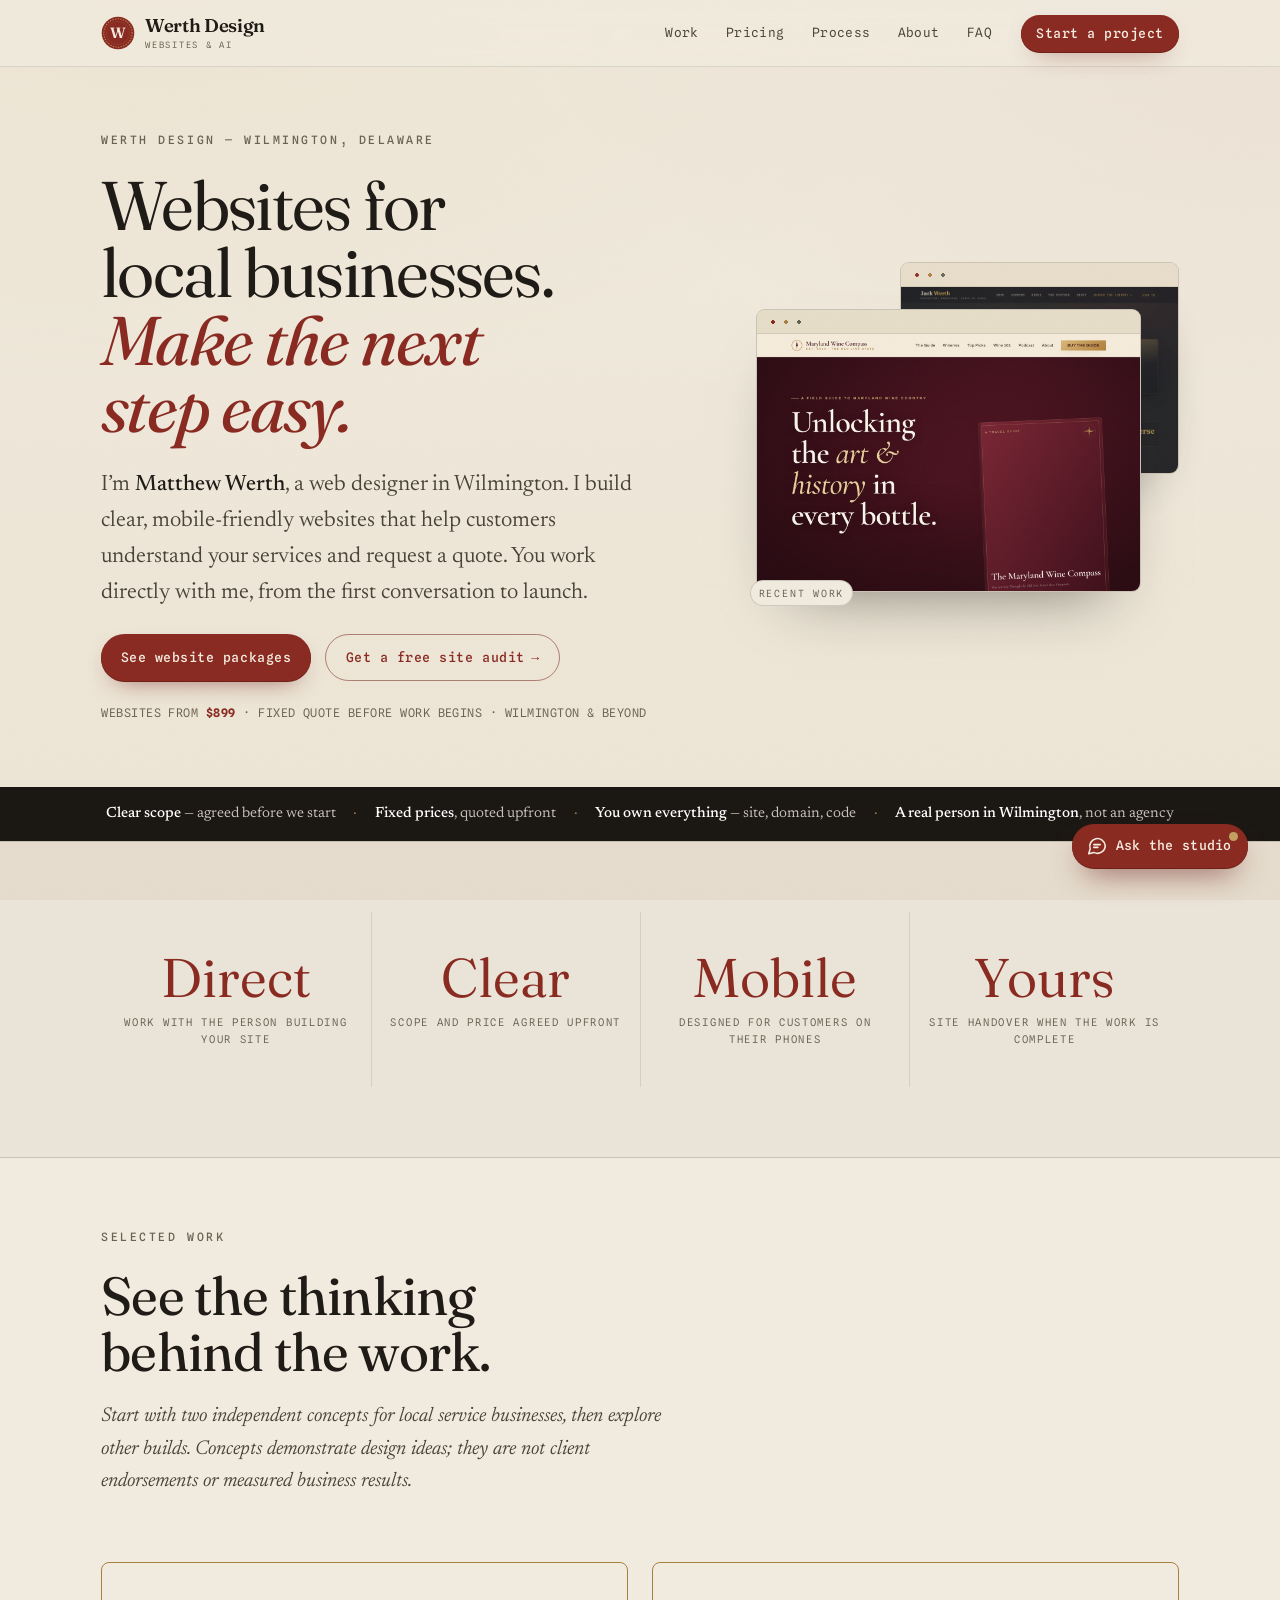
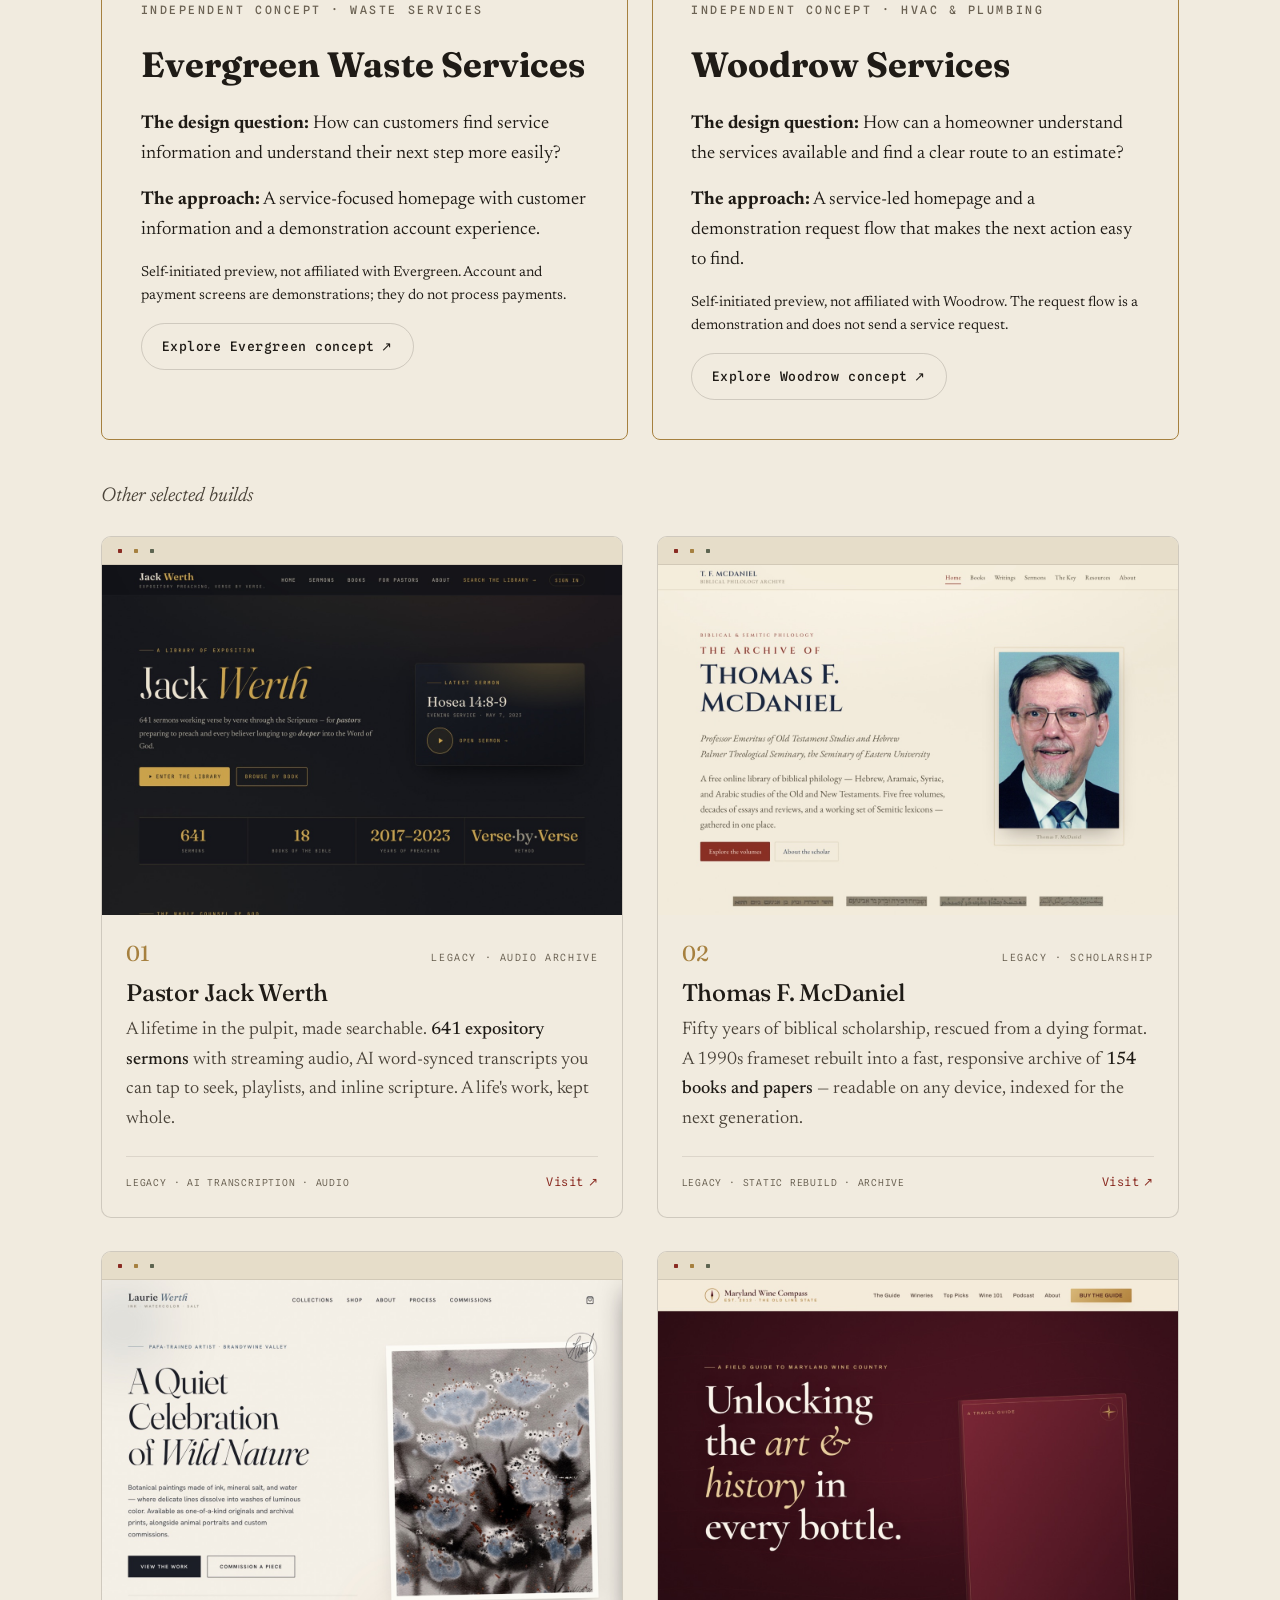
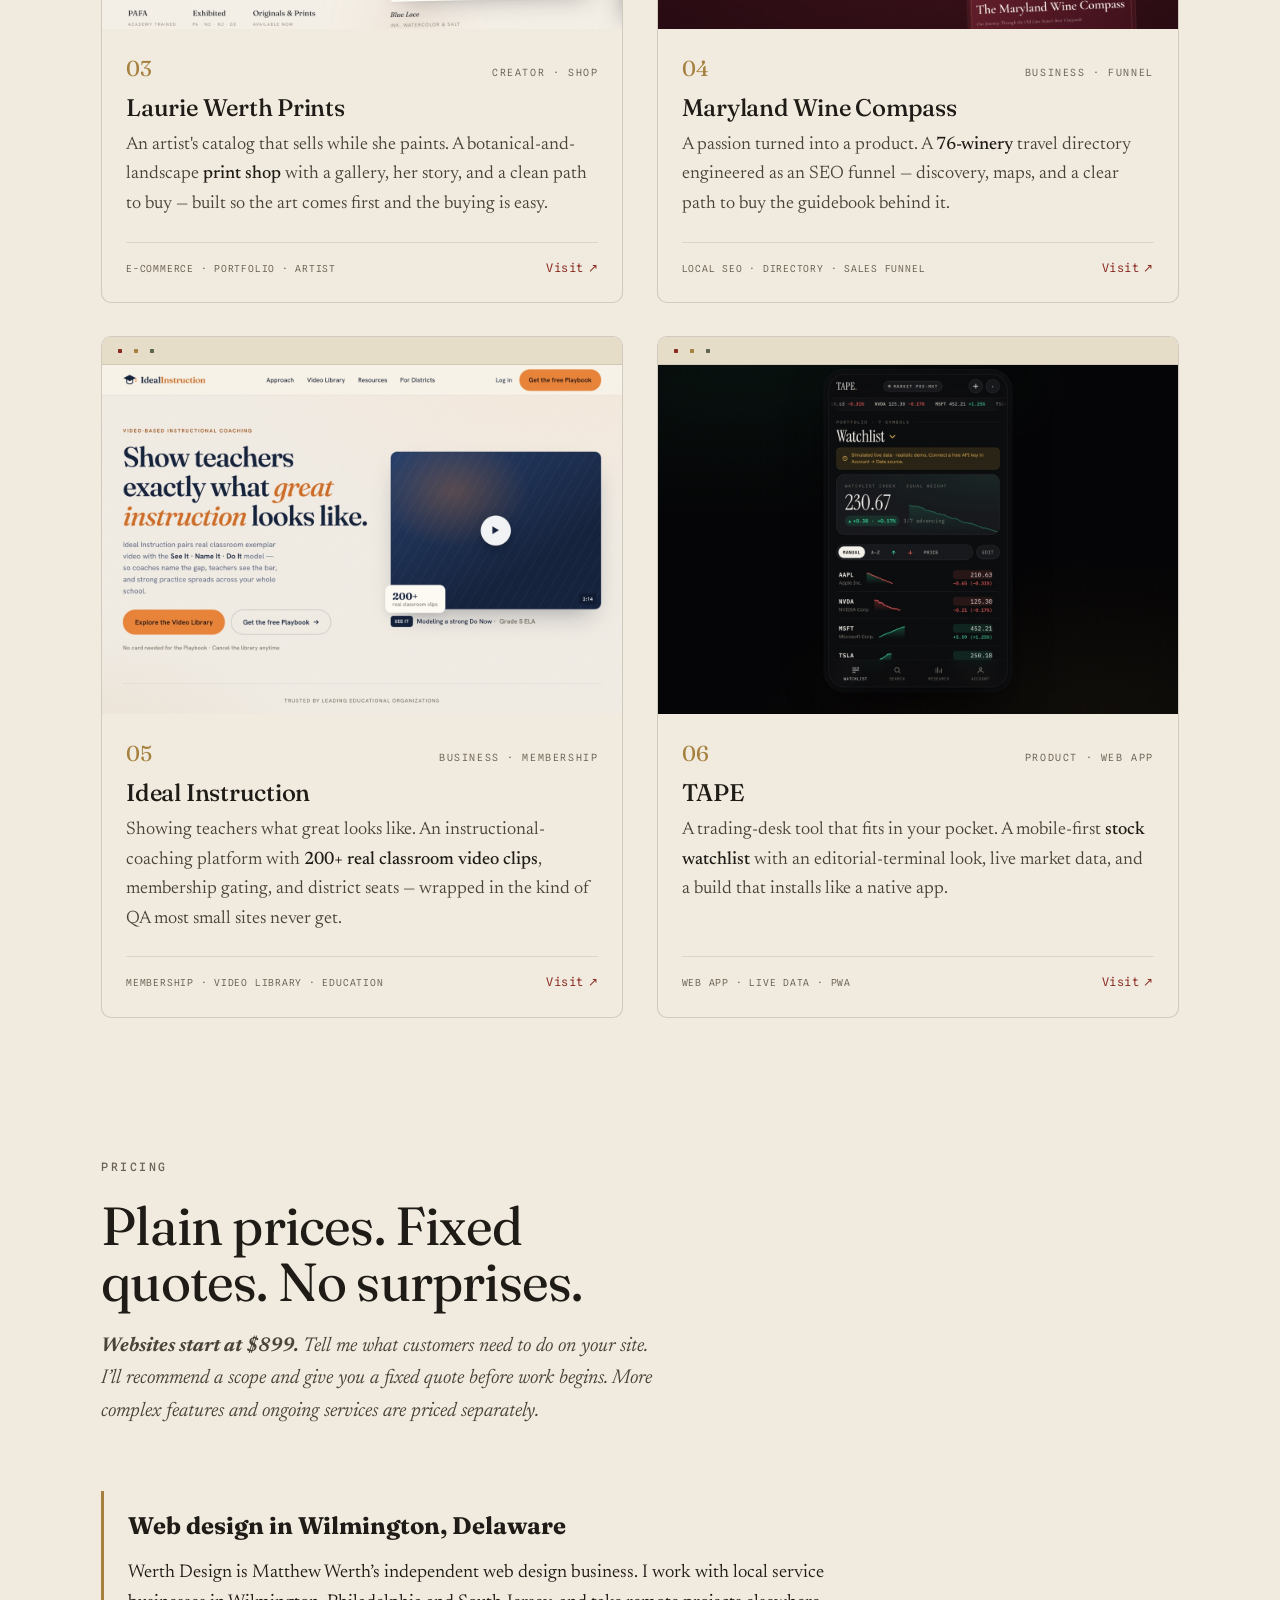
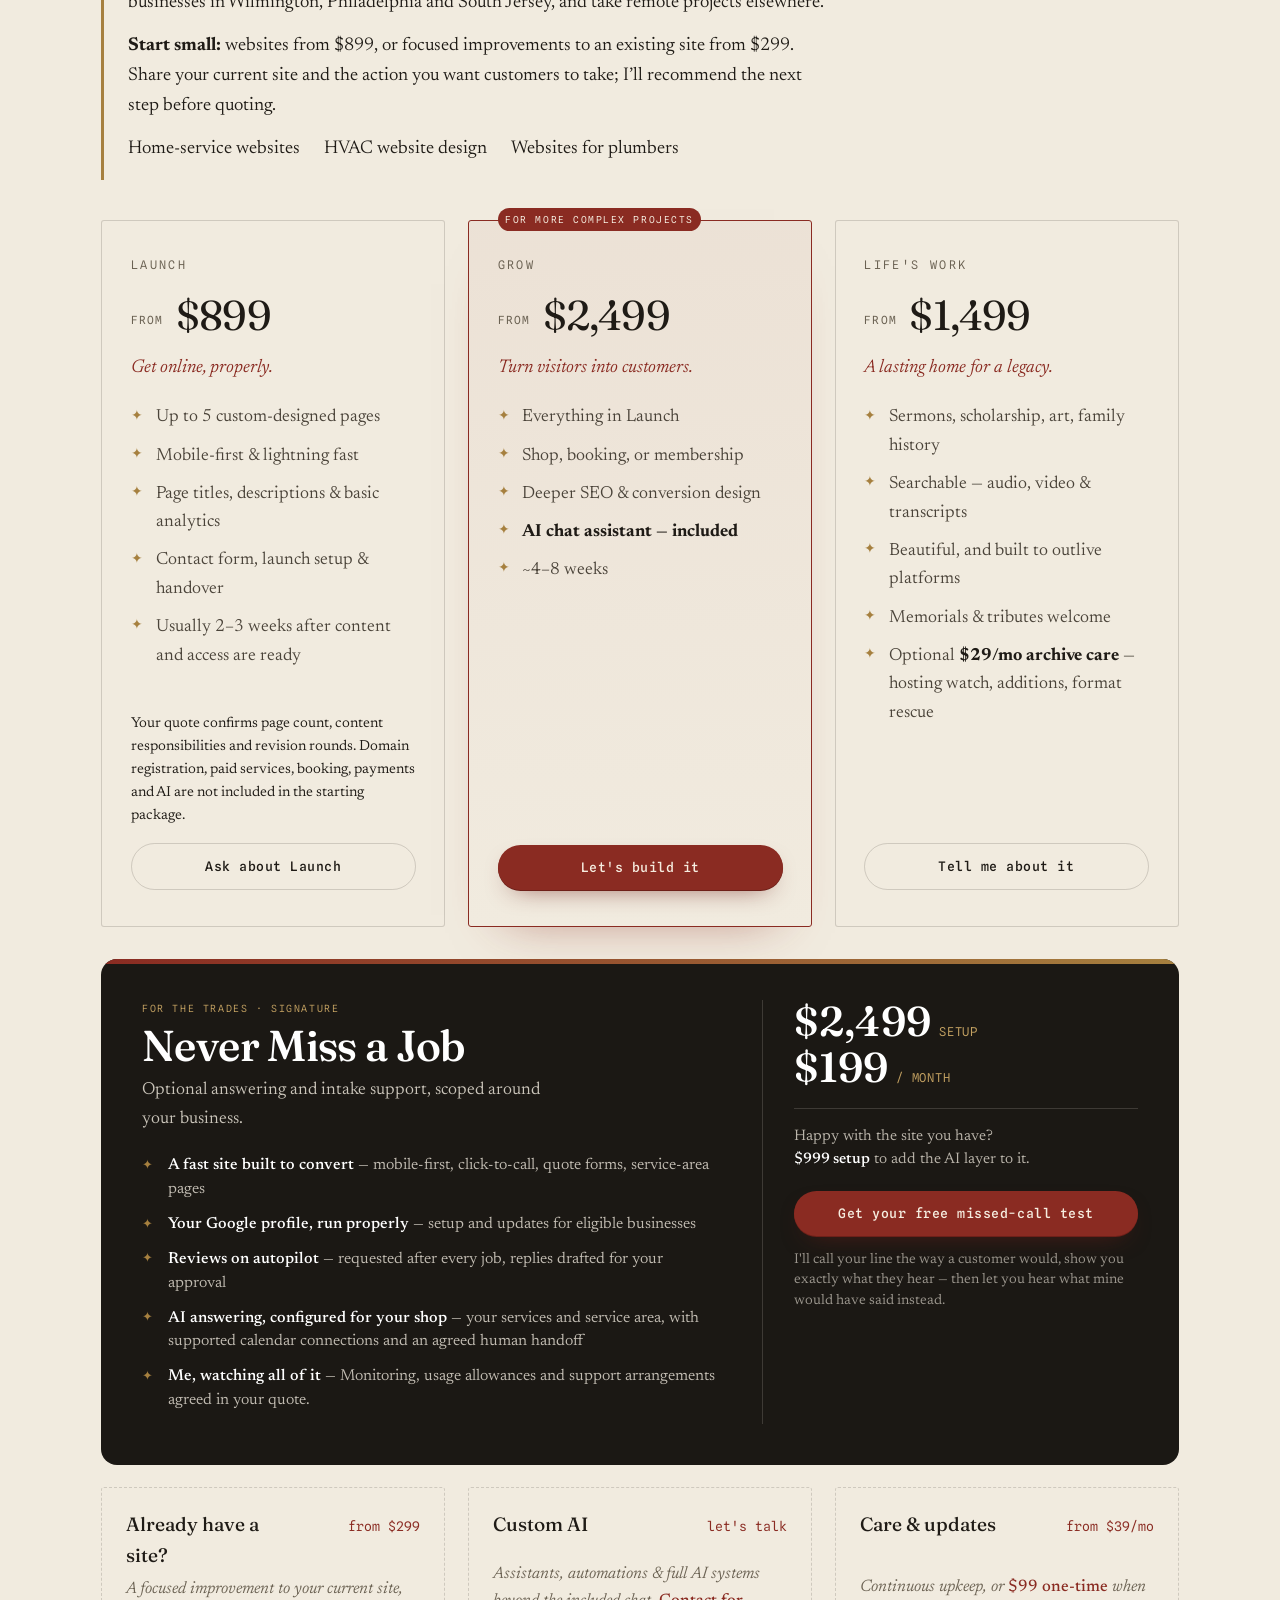
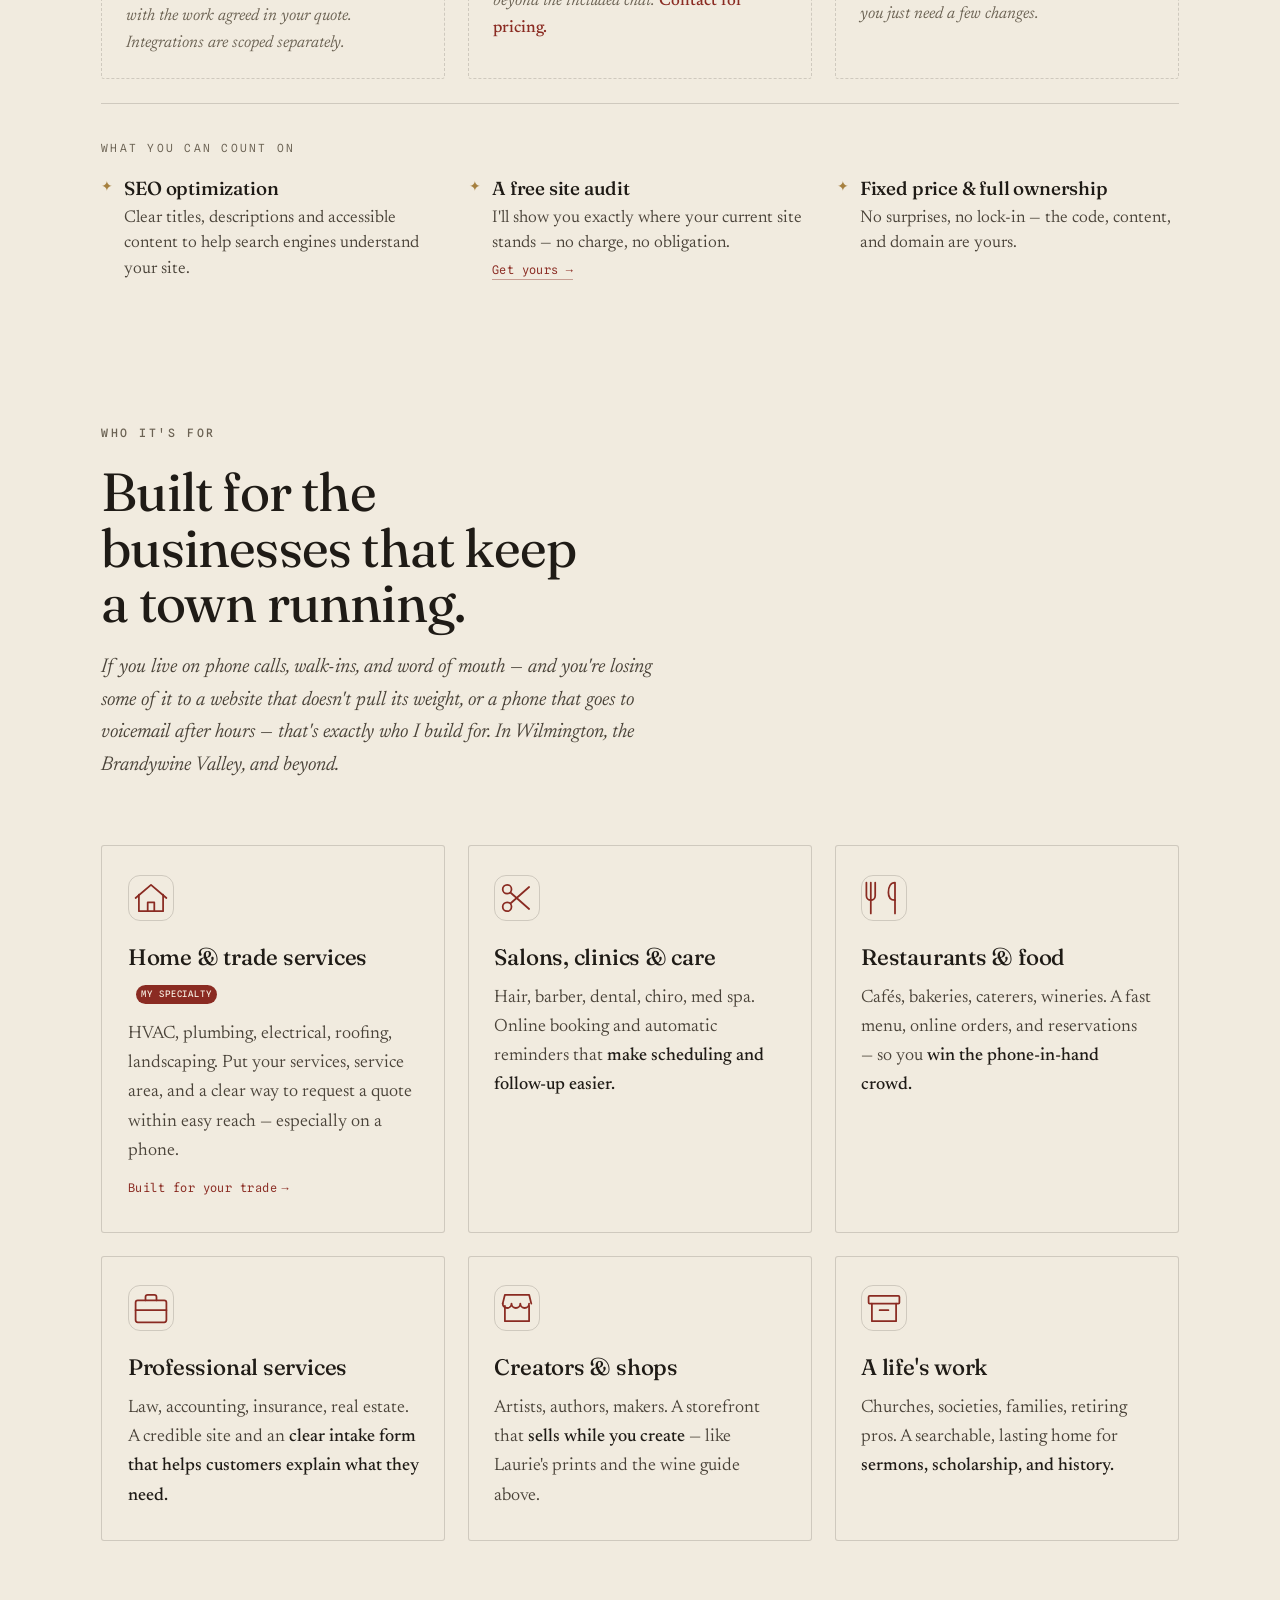
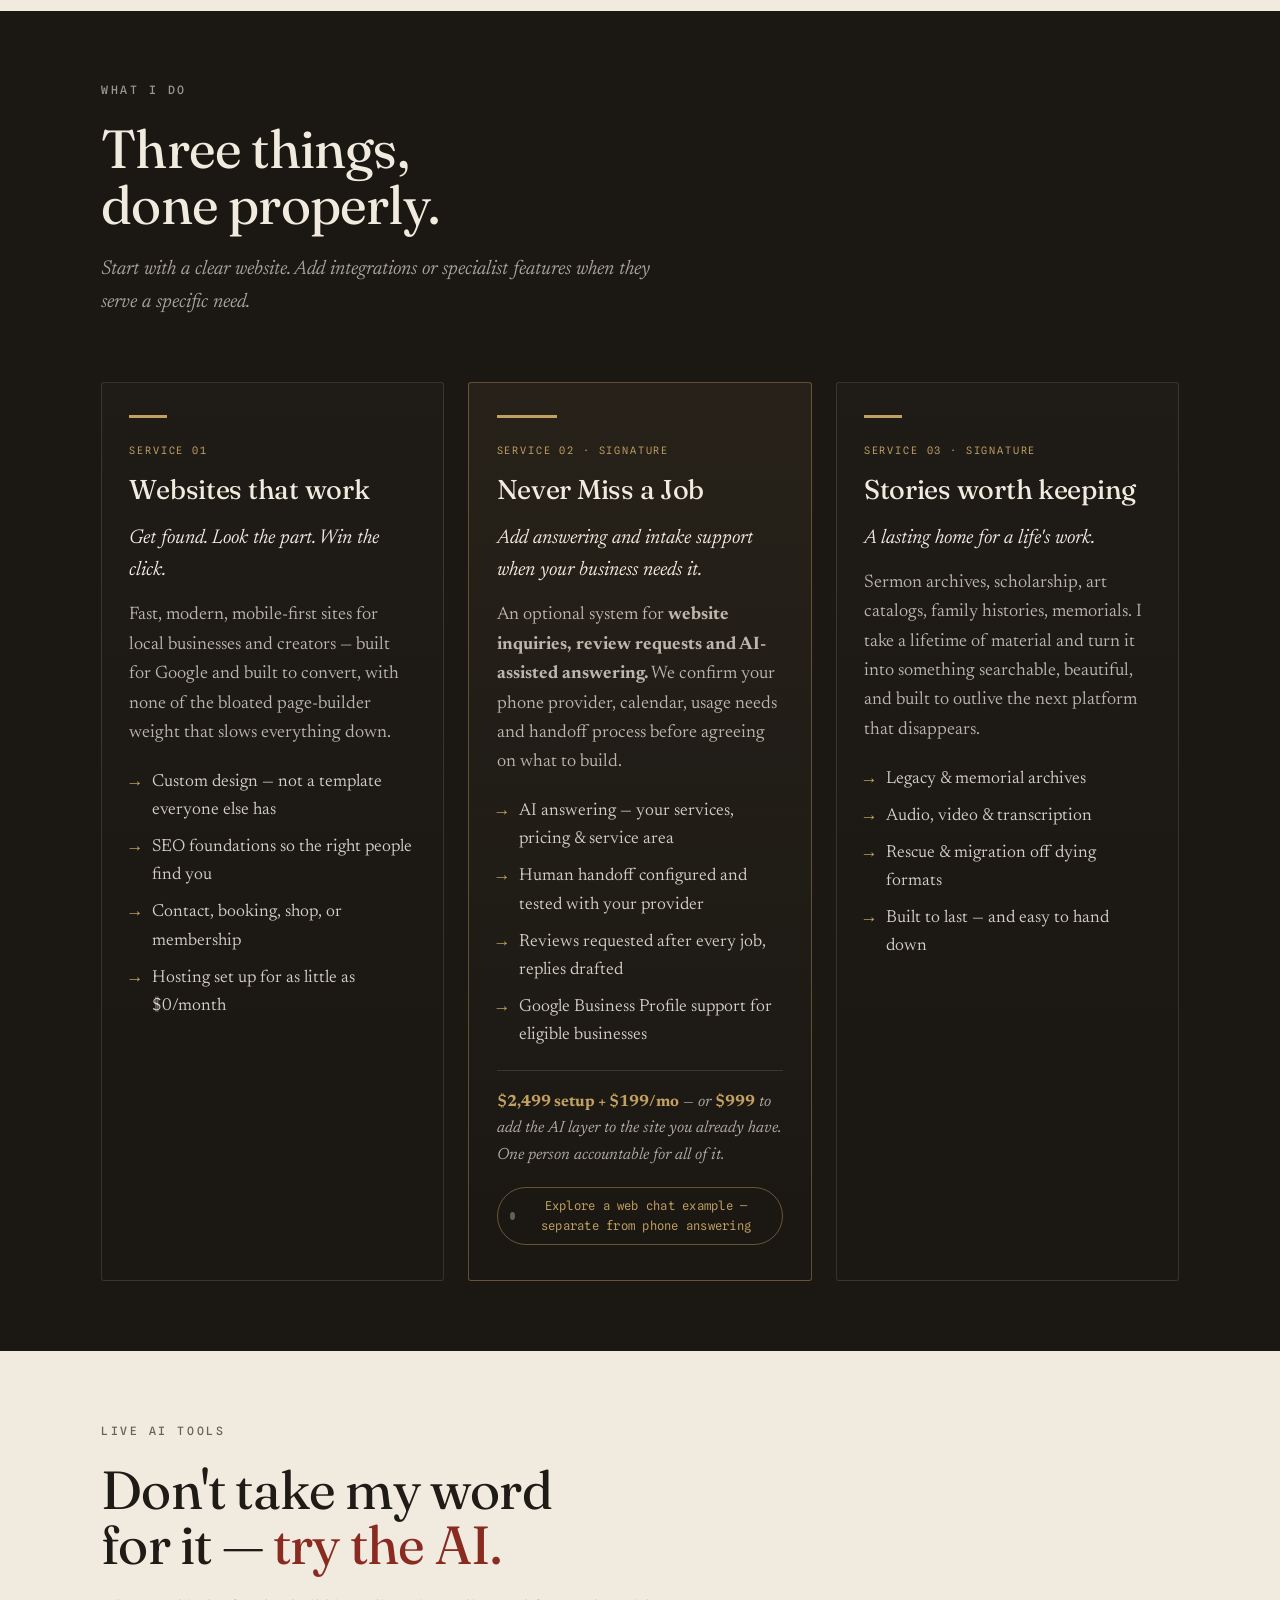
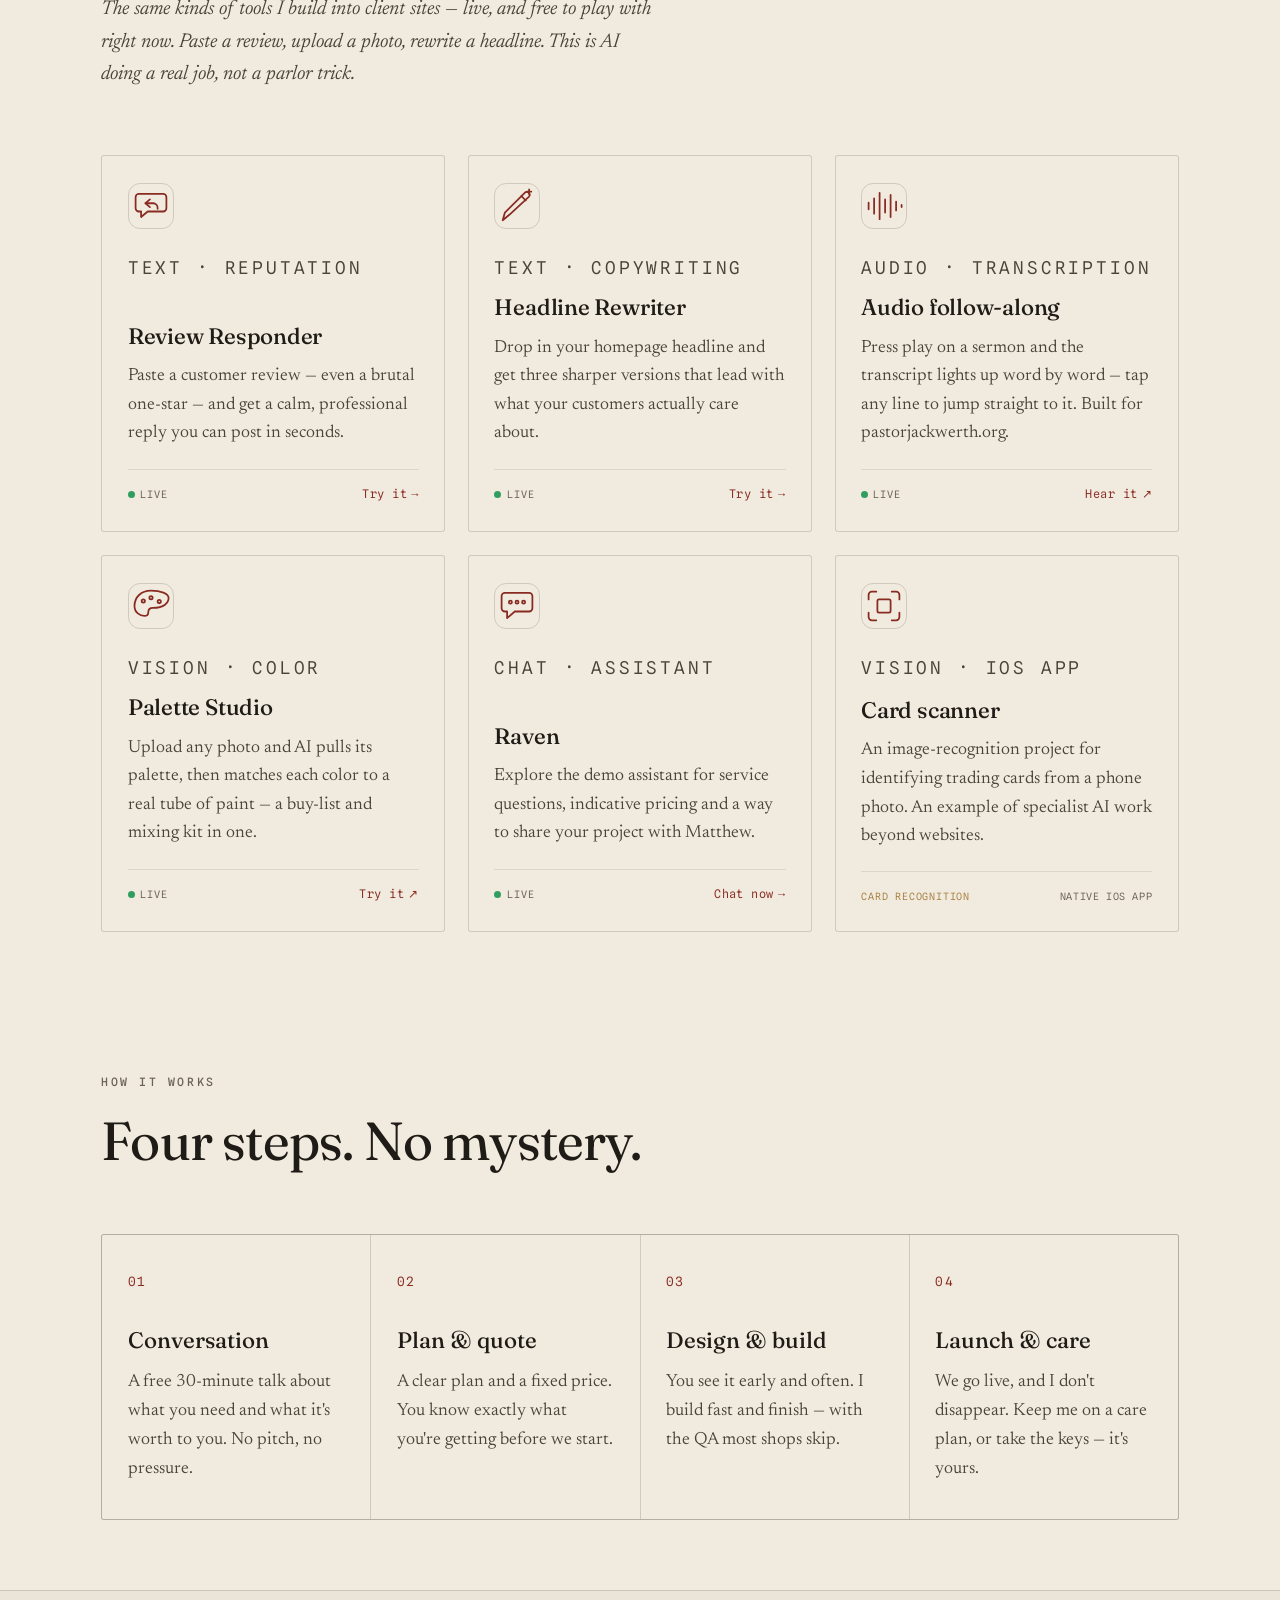
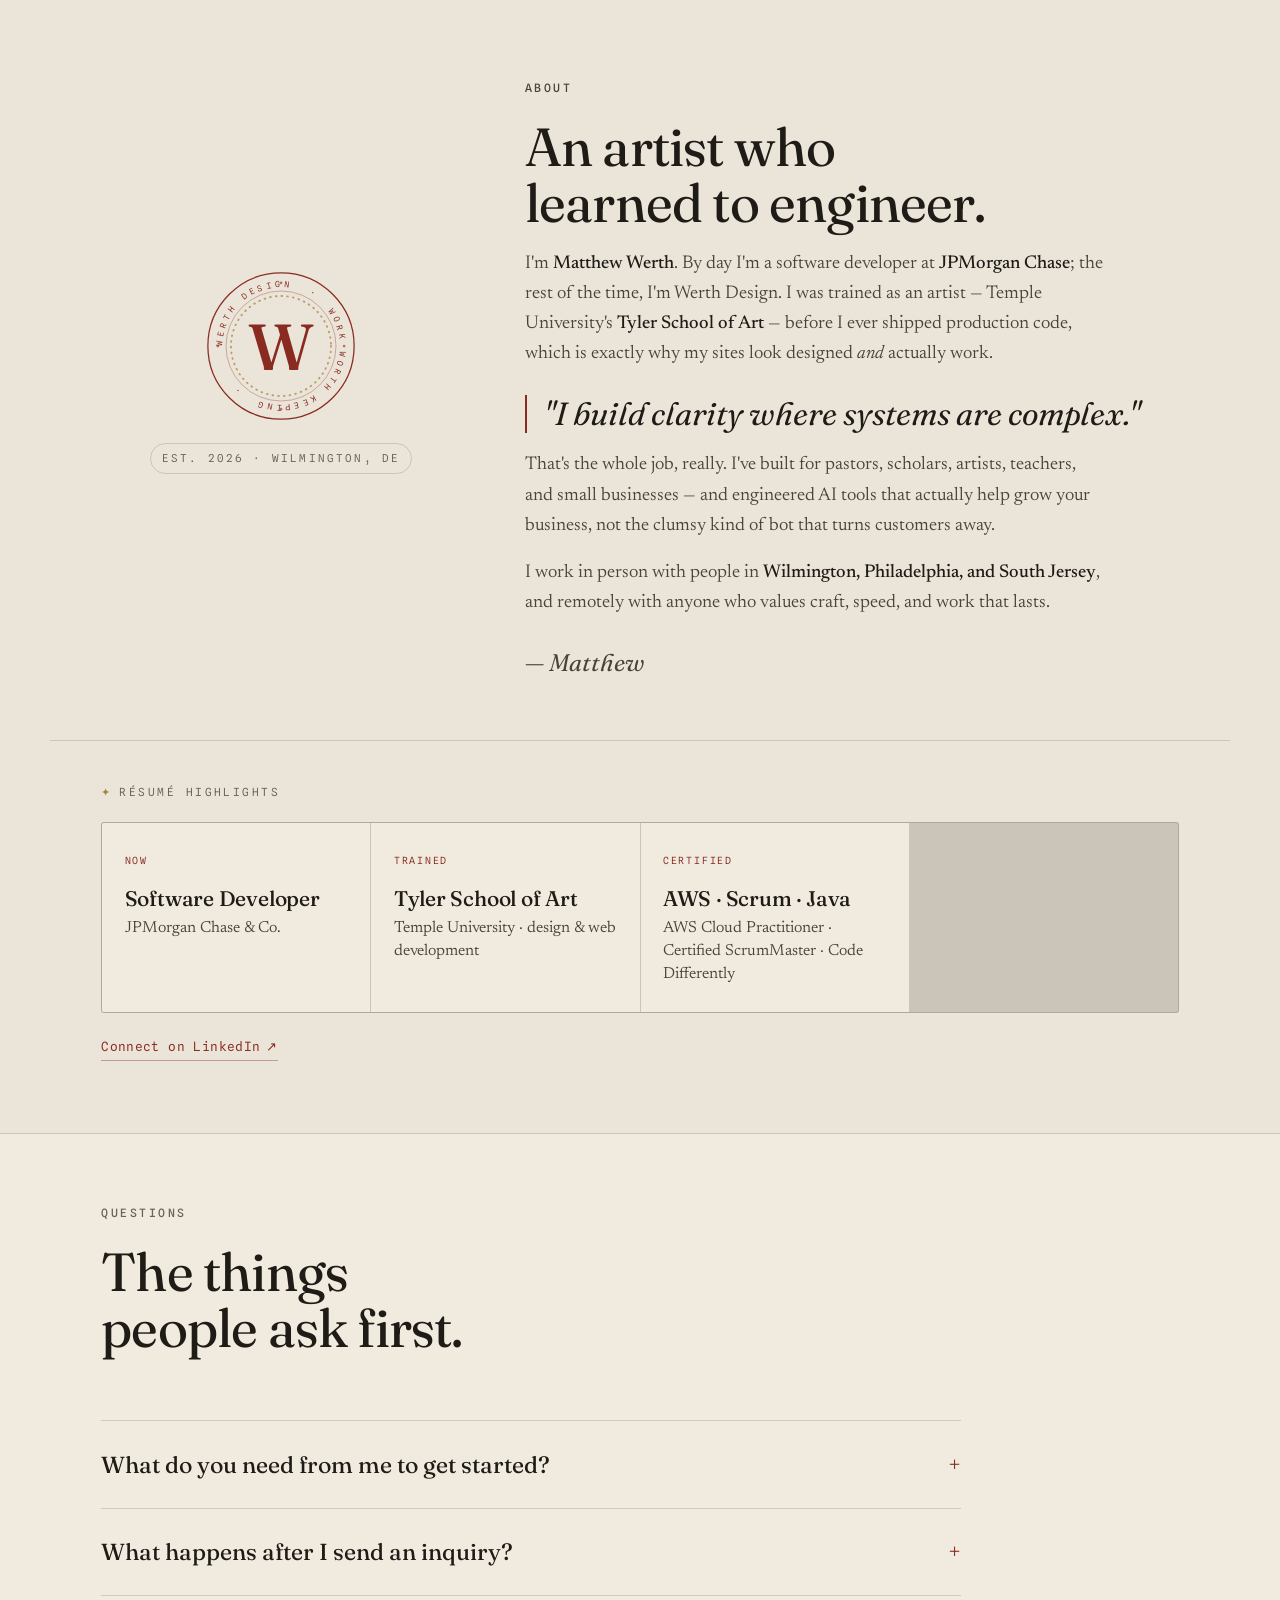
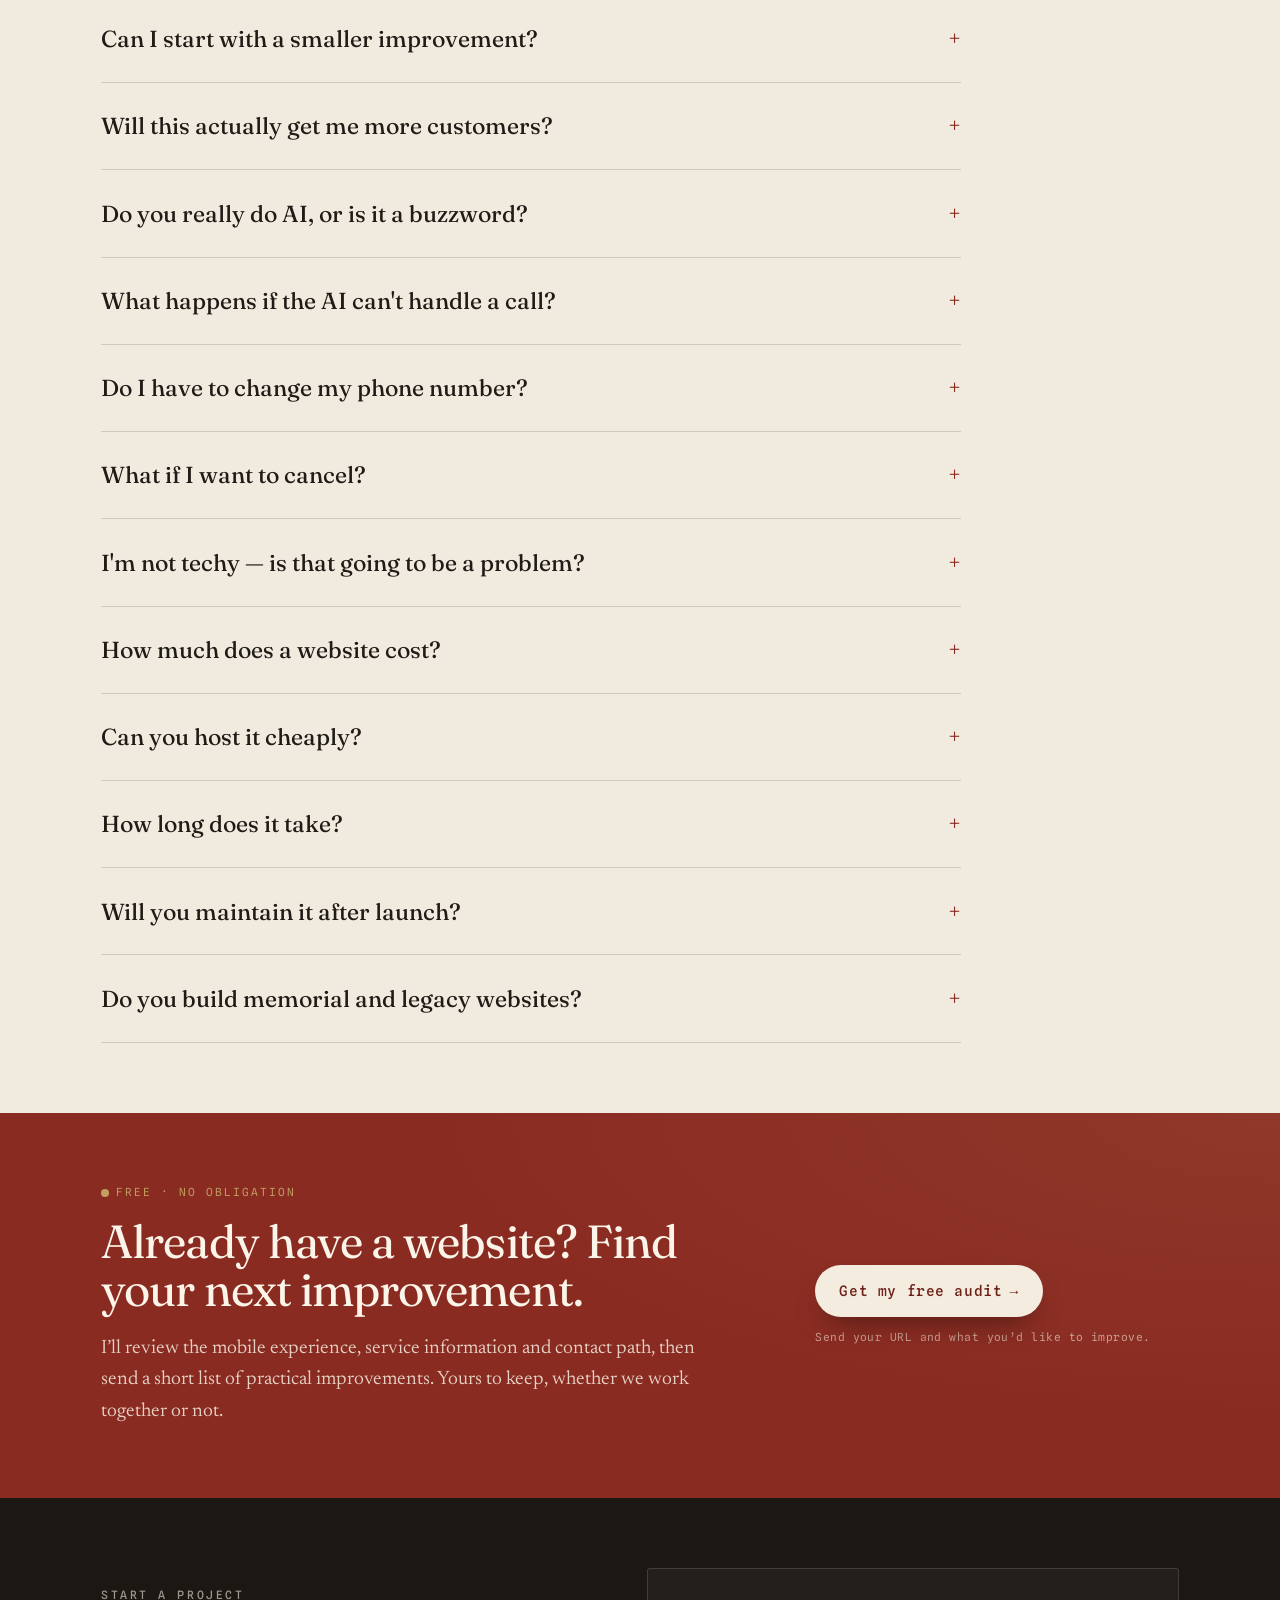
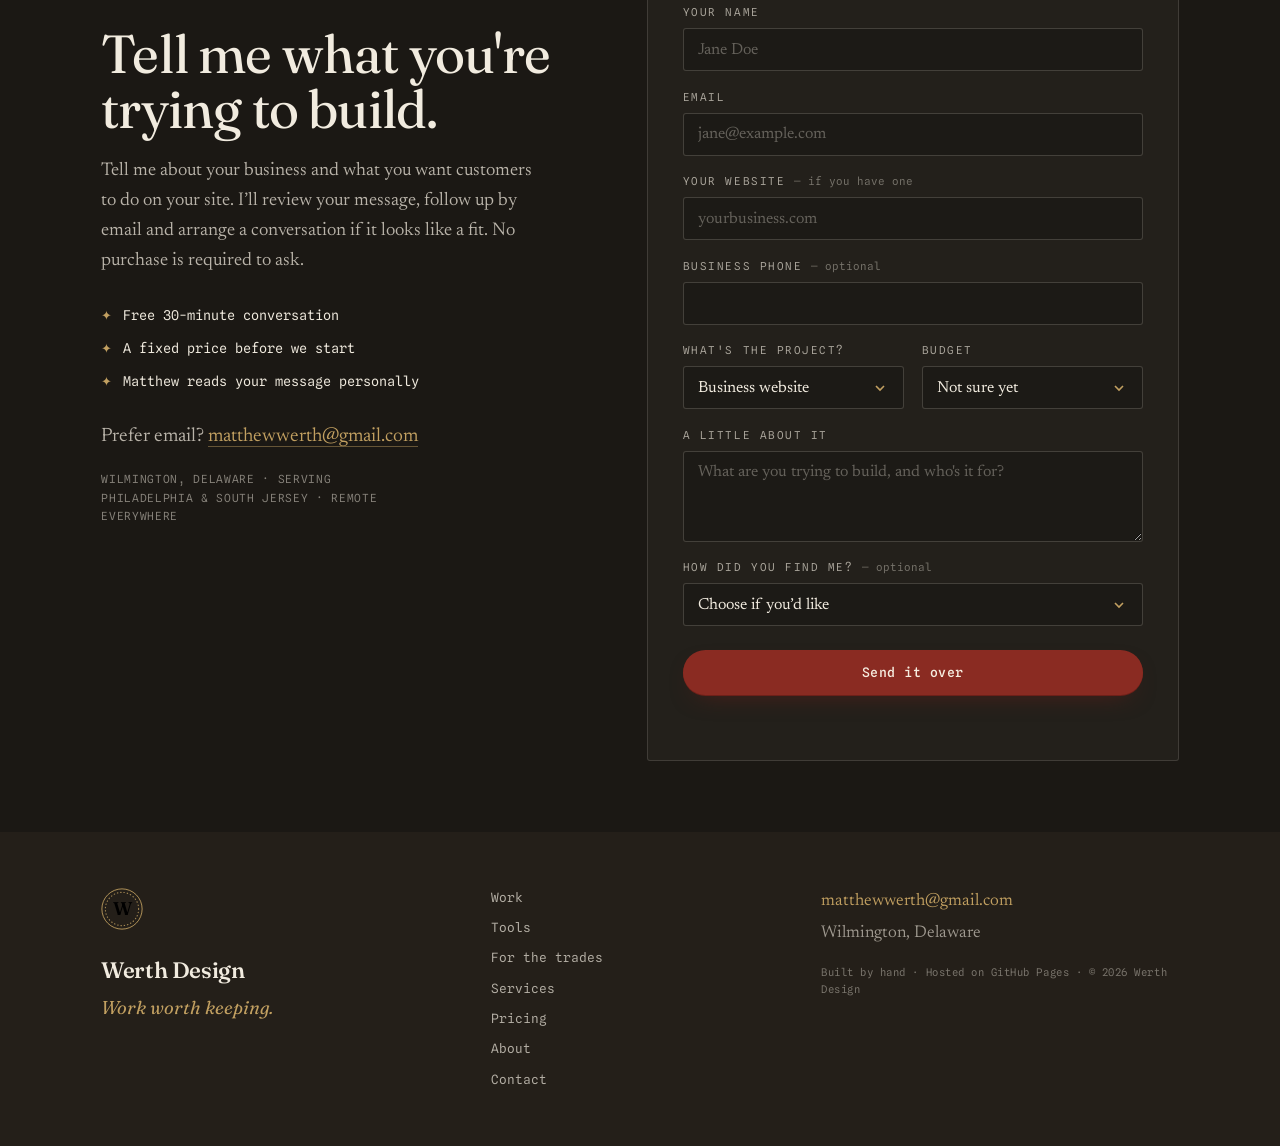
<file: index.html>
<!DOCTYPE html>
<html lang="en">
<head>
  <meta charset="UTF-8" />
  <meta name="viewport" content="width=device-width, initial-scale=1.0" />

  <!-- ============== SEO: PRIMARY ============== -->
  <title>Web Design in Wilmington, DE | Websites from $899 | Werth Design</title>
  <meta name="description" content="Custom websites for local service businesses in Wilmington, Delaware and beyond. Mobile-friendly design, clear quote forms and direct support from Matthew Werth. Websites from $899." />
  <meta name="author" content="Matthew Werth" />
  <meta name="robots" content="index, follow, max-image-preview:large" />
  <link rel="canonical" href="https://werth.design/" />

  <!-- ============== SEO: OPEN GRAPH ============== -->
  <meta property="og:type" content="website" />
  <meta property="og:site_name" content="Werth Design" />
  <meta property="og:title" content="Werth Design — Websites for local businesses" />
  <meta property="og:description" content="Clear, mobile-friendly websites for local businesses. Work directly with Matthew Werth in Wilmington, Delaware. Websites from $899." />
  <meta property="og:url" content="https://werth.design/" />
  <meta property="og:image" content="https://werth.design/assets/og-image.png" />
  <meta property="og:image:width" content="1200" />
  <meta property="og:image:height" content="630" />
  <meta property="og:image:type" content="image/png" />
  <meta property="og:image:alt" content="Werth Design — Websites worth keeping. AI that earns its keep." />
  <meta property="og:locale" content="en_US" />

  <!-- ============== SEO: TWITTER ============== -->
  <meta name="twitter:card" content="summary_large_image" />
  <meta name="twitter:title" content="Werth Design — Websites for local businesses" />
  <meta name="twitter:description" content="Clear, mobile-friendly websites for local businesses. Work directly with Matthew Werth in Wilmington, Delaware. Websites from $899." />
  <meta name="twitter:image" content="https://werth.design/assets/og-image.png" />

  <meta name="theme-color" content="#1b1814" />
  <link rel="icon" type="image/svg+xml" href="assets/favicon.svg" />

  <!-- ============== FONTS ============== -->
  <link rel="preconnect" href="https://fonts.googleapis.com" />
  <link rel="preconnect" href="https://fonts.gstatic.com" crossorigin />
  <link href="https://fonts.googleapis.com/css2?family=Fraunces:ital,opsz,wght@0,9..144,300..700;1,9..144,400..600&family=Newsreader:ital,opsz,wght@0,6..72,300..500;1,6..72,300..420&family=Spline+Sans+Mono:wght@400;500;600&display=swap" rel="stylesheet" />

  <link rel="stylesheet" href="assets/styles.css?v=17" />
  <link rel="stylesheet" href="assets/chatbot.css?v=6" />

  <!-- ============== SEO: STRUCTURED DATA ============== -->
  <script type="application/ld+json">
  {
    "@context": "https://schema.org",
    "@type": "ProfessionalService",
    "@id": "https://werth.design/#business",
    "name": "Werth Design",
    "description": "Web design, AI implementation, and legacy & memorial archive websites for small businesses, creators, and families.",
    "url": "https://werth.design/",
    "image": "https://werth.design/assets/og-image.png",
    "founder": {
      "@type": "Person",
      "name": "Matthew Werth",
      "jobTitle": "Web Designer & AI Developer",
      "alumniOf": { "@type": "CollegeOrUniversity", "name": "Temple University, Tyler School of Art" },
      "sameAs": ["https://www.linkedin.com/in/matthewwerth"]
    },
    "email": "matthewwerth@gmail.com",
    "priceRange": "$$",
    "areaServed": [
      { "@type": "City", "name": "Wilmington", "address": { "@type": "PostalAddress", "addressRegion": "DE", "addressCountry": "US" } },
      { "@type": "City", "name": "Philadelphia", "address": { "@type": "PostalAddress", "addressRegion": "PA", "addressCountry": "US" } },
      { "@type": "AdministrativeArea", "name": "South Jersey" }
    ],
    "address": { "@type": "PostalAddress", "addressLocality": "Wilmington", "addressRegion": "DE", "postalCode": "19810", "addressCountry": "US" },
    "knowsAbout": ["Web design", "AI implementation", "AI chatbots", "Workflow automation", "Memorial websites", "Legacy archives", "SEO", "GitHub Pages hosting"],
    "makesOffer": [
      { "@type": "Offer", "name": "Launch website", "priceCurrency": "USD", "price": "899", "description": "Up to five custom pages, mobile design, search basics and a contact form. Scope, content and revisions confirmed in the quote; paid services and integrations cost extra." },
      { "@type": "Offer", "name": "Grow website with AI chat", "priceCurrency": "USD", "price": "2499", "description": "A website with additional features and AI chat, with scope and recurring service costs confirmed in a quote." },
      { "@type": "Offer", "name": "Never Miss a Job — website + AI answering for trades", "priceCurrency": "USD", "price": "2499", "description": "A fast site, Google Business Profile management, review system, and AI call answering configured and monitored for home-service businesses. $2,499 setup plus $199/month; $999 setup to add the AI layer to an existing site." },
      { "@type": "Offer", "name": "Life's work / legacy site", "priceCurrency": "USD", "price": "1499", "description": "A lasting, searchable home for a legacy or memorial." },
      { "@type": "Offer", "name": "Existing-site improvements", "priceCurrency": "USD", "price": "299", "description": "A focused existing-site improvement, scoped in a fixed quote. Integrations and paid services quoted separately." }
    ]
  }
  </script>
  <script type="application/ld+json">{"@context": "https://schema.org", "@type": "FAQPage", "mainEntity": [{"@type": "Question", "name": "What do you need from me to get started?", "acceptedAnswer": {"@type": "Answer", "text": "Your main services, service area, preferred contact details and any photos or copy you already have. I’ll identify what is missing and confirm who supplies each item before work starts."}}, {"@type": "Question", "name": "What happens after I send an inquiry?", "acceptedAnswer": {"@type": "Answer", "text": "I read your message and follow up by email. If the project looks like a fit, we arrange a conversation and agree on a written scope and fixed quote. Sending the form does not commit you to a purchase."}}, {"@type": "Question", "name": "Can I start with a smaller improvement?", "acceptedAnswer": {"@type": "Answer", "text": "Yes. Focused existing-site improvements start at $299, subject to your platform and access. A clearer service page or contact path may be a useful first step; the quote defines the exact work."}}, {"@type": "Question", "name": "Will this actually get me more customers?", "acceptedAnswer": {"@type": "Answer", "text": "A clearer website can make it easier to understand your services and send an inquiry. Results also depend on your offer, traffic and follow-up. We can agree how to track inquiries; I do not promise a particular ranking or number of jobs."}}, {"@type": "Question", "name": "Do you really do AI, or is it a buzzword?", "acceptedAnswer": {"@type": "Answer", "text": "You can explore working text tools and an audio transcription example on this site. For your business, we start with a specific task and confirm the integrations, running costs and human review it needs before adding AI."}}, {"@type": "Question", "name": "What happens if the AI can't handle a call?", "acceptedAnswer": {"@type": "Answer", "text": "Before setting up phone answering, we agree on a human handoff and test it with your provider. Transfers, alerts and availability depend on the chosen setup. An assistant is not an emergency service."}}, {"@type": "Question", "name": "Do I have to change my phone number?", "acceptedAnswer": {"@type": "Answer", "text": "We first check whether your provider supports forwarding or the integration you need. The aim is to keep your existing number; the available options are confirmed before you commit."}}, {"@type": "Question", "name": "What if I want to cancel?", "acceptedAnswer": {"@type": "Answer", "text": "You cancel, and you keep everything that's yours: the site, the domain, the code, and your phone number routing back the way it was. The AI answering service simply stops. No contracts, no exit fee, and nothing held hostage — if it isn't paying for itself, you shouldn't be paying for it."}}, {"@type": "Question", "name": "I'm not techy — is that going to be a problem?", "acceptedAnswer": {"@type": "Answer", "text": "Not even a little. You never touch code, servers, or settings — I handle all of it, in plain English. If you can send a text, you can run what I build you, and I'm one message away whenever you need a hand."}}, {"@type": "Question", "name": "How much does a website cost?", "acceptedAnswer": {"@type": "Answer", "text": "Launch websites start at $899 for up to five pages, mobile design, search basics and a contact form. Your quote confirms content responsibilities and revisions. Grow starts at $2,499; legacy archives at $1,499; focused existing-site improvements at $299. Paid services and additional integrations are priced separately. Optional phone answering is scoped separately at the starting prices shown above."}}, {"@type": "Question", "name": "Can you host it cheaply?", "acceptedAnswer": {"@type": "Answer", "text": "A simple static website may qualify for free hosting. Domain renewal, form usage, booking, payments and AI services can add recurring costs. Your quote separates setup costs from ongoing costs."}}, {"@type": "Question", "name": "How long does it take?", "acceptedAnswer": {"@type": "Answer", "text": "A Launch site usually takes 2–3 weeks once content and access are ready. Larger sites with booking, a shop or AI typically take 4–8 weeks. We confirm availability and milestones before starting."}}, {"@type": "Question", "name": "Will you maintain it after launch?", "acceptedAnswer": {"@type": "Answer", "text": "If you want me to — continuous upkeep starts at $39/month (updates, backups, hosting help, and a human who answers), or a one-time $99 when you just need a few changes. Or I'll hand you the keys and a short guide — you own everything either way."}}, {"@type": "Question", "name": "Do you build memorial and legacy websites?", "acceptedAnswer": {"@type": "Answer", "text": "Yes — it's a specialty. I take a lifetime of material (sermons, scholarship, art, family history) and turn it into a searchable, beautiful archive built to outlive the next platform that shuts down."}}]}</script>
</head>

<body>
<a class="skip-link" href="#main">Skip to content</a>

<!-- reading progress -->
<div class="scroll-progress" id="scroll-progress" aria-hidden="true"></div>

<!-- grain + vignette overlays -->
<div class="grain" aria-hidden="true"></div>

<!-- ====================== HEADER / NAV ====================== -->
<header class="site-header" id="top">
  <div class="wrap header-inner">
    <a class="brand" href="#top" aria-label="Werth Design — home">
      <span class="brand-seal stamp-in" aria-hidden="true">
        <svg viewBox="0 0 48 48" width="34" height="34" class="seal seal-mono">
          <circle cx="24" cy="24" r="23" fill="currentColor" />
          <circle class="seal-engrave" cx="24" cy="24" r="20" fill="none" stroke="#c2a061" stroke-width="1.5" stroke-dasharray="0.5 3.25" stroke-linecap="round" opacity="0.9" />
          <circle cx="24" cy="24" r="16.4" fill="none" stroke="#c2a061" stroke-width="0.5" opacity="0.4" />
          <text x="24" y="31.4" text-anchor="middle" font-family="Fraunces, Georgia, serif" font-weight="600" font-size="21" fill="#f3ecdf">W</text>
        </svg>
      </span>
      <span class="brand-words">
        <span class="brand-name">Werth Design</span>
        <span class="brand-tag">Websites &amp; AI</span>
      </span>
    </a>

    <nav class="nav" aria-label="Primary">
      <a href="#work">Work</a>
      <a href="#pricing">Pricing</a>
      <a href="#process">Process</a>
      <a href="#about">About</a>
      <a href="#faq">FAQ</a>
    </nav>

    <a class="btn btn-cta header-cta" href="#contact">Start a project</a>

    <button class="nav-toggle" aria-label="Open menu" aria-expanded="false" aria-controls="mobile-nav">
      <span></span><span></span><span></span>
    </button>
  </div>
  <div class="mobile-nav" id="mobile-nav" hidden>
    <a href="#work">Work</a>
    <a href="#tools">Tools</a>
    <a href="#services">Services</a>
    <a href="#pricing">Pricing</a>
    <a href="#process">Process</a>
    <a href="#about">About</a>
    <a href="#faq">FAQ</a>
    <a class="btn btn-cta" href="#contact">Start a project</a>
  </div>
</header>

<main id="main">

  <!-- ====================== HERO ====================== -->
  <section class="hero" aria-labelledby="hero-title">
    <div class="wrap hero-grid">
      <div class="hero-copy">
        <p class="kicker reveal">Werth Design — Wilmington, Delaware</p>
        <h1 class="hero-title reveal" id="hero-title">
          Websites for local businesses.
          <span class="accent">Make the next step easy.</span>
        </h1>
        <p class="hero-lede reveal">
          I’m <strong>Matthew Werth</strong>, a web designer in Wilmington. I build clear, mobile-friendly websites that help customers understand your services and request a quote. You work directly with me, from the first conversation to launch.
        </p>
        <div class="hero-actions reveal">
          <a class="btn btn-cta" href="#pricing">See website packages</a>
          <a class="btn btn-audit" href="#contact" data-audit>Get a free site audit <span aria-hidden="true">→</span></a>
        </div>
        <p class="hero-meta reveal">
          Websites from <strong>$899</strong> · Fixed quote before work begins · Wilmington &amp; beyond
        </p>
      </div>

      <aside class="hero-stack reveal" aria-hidden="true">
        <figure class="hero-shot hero-shot-back">
          <span class="hero-shot-bar"></span>
          <img src="assets/screenshots/pastorjackwerth.jpg" alt="" width="1300" height="874" loading="eager" />
        </figure>
        <figure class="hero-shot hero-shot-front">
          <span class="hero-shot-bar"></span>
          <img src="assets/screenshots/maryland-wine.jpg" alt="" width="1300" height="874" loading="eager" />
        </figure>
        <span class="hero-stack-tag">Recent&nbsp;work</span>
      </aside>
    </div>
  </section>

  <!-- ====================== TRUST BAR ====================== -->
  <aside class="trustbar reveal" aria-label="How I work">
    <div class="wrap trustbar-inner">
      <span><strong>Clear scope</strong> — agreed before we start</span>
      <span class="tb-sep" aria-hidden="true">·</span>
      <span><strong>Fixed prices</strong>, quoted upfront</span>
      <span class="tb-sep" aria-hidden="true">·</span>
      <span><strong>You own everything</strong> — site, domain, code</span>
      <span class="tb-sep" aria-hidden="true">·</span>
      <span><strong>A real person in Wilmington</strong>, not an agency</span>
    </div>
  </aside>

  <!-- ====================== PROOF STRIP ====================== -->
  <section class="proof" aria-label="What you can expect">
    <div class="wrap proof-grid">
      <div class="proof-item"><span class="proof-num">Direct</span><span class="proof-cap">Work with the person building your site</span></div>
      <div class="proof-item"><span class="proof-num">Clear</span><span class="proof-cap">Scope and price agreed upfront</span></div>
      <div class="proof-item"><span class="proof-num">Mobile</span><span class="proof-cap">Designed for customers on their phones</span></div>
      <div class="proof-item"><span class="proof-num">Yours</span><span class="proof-cap">Site handover when the work is complete</span></div>
    </div>
  </section>

  <!-- ====================== WHO IT'S FOR ====================== -->
  <section class="work" id="work" aria-labelledby="work-title">
    <div class="wrap">
      <header class="section-head reveal">
        <p class="kicker">Selected work</p>
        <h2 class="section-title" id="work-title">See the thinking behind the&nbsp;work.</h2>
        <p class="section-sub">Start with two independent concepts for local service businesses, then explore other builds. Concepts demonstrate design ideas; they are not client endorsements or measured business results.</p>
      </header>


      <div class="concept-grid">
        <article class="concept-card">
          <p class="kicker">Independent concept · Waste services</p>
          <h3>Evergreen Waste Services</h3>
          <p><strong>The design question:</strong> How can customers find service information and understand their next step more easily?</p>
          <p><strong>The approach:</strong> A service-focused homepage with customer information and a demonstration account experience.</p>
          <p class="concept-note">Self-initiated preview, not affiliated with Evergreen. Account and payment screens are demonstrations; they do not process payments.</p>
          <a class="btn btn-ghost" href="https://werth-code.github.io/concepts/evergreen-waste/" target="_blank" rel="noopener">Explore Evergreen concept <span aria-hidden="true">↗</span></a>
        </article>
        <article class="concept-card">
          <p class="kicker">Independent concept · HVAC &amp; plumbing</p>
          <h3>Woodrow Services</h3>
          <p><strong>The design question:</strong> How can a homeowner understand the services available and find a clear route to an estimate?</p>
          <p><strong>The approach:</strong> A service-led homepage and a demonstration request flow that makes the next action easy to find.</p>
          <p class="concept-note">Self-initiated preview, not affiliated with Woodrow. The request flow is a demonstration and does not send a service request.</p>
          <a class="btn btn-ghost" href="https://werth-code.github.io/concepts/woodrow-services/" target="_blank" rel="noopener">Explore Woodrow concept <span aria-hidden="true">↗</span></a>
        </article>
      </div>
      <p class="section-sub work-more">Other selected builds</p>
      <ul class="plates">
        <!-- 1 -->
        <li class="card reveal">
          <a class="card-shot" href="https://pastorjackwerth.org" target="_blank" rel="noopener" aria-label="Visit Pastor Jack Werth">
            <img src="assets/screenshots/pastorjackwerth.jpg" alt="Screenshot of pastorjackwerth.org — a gold-on-black sermon library homepage showing 641 sermons" loading="lazy" width="1300" height="874" />
            <span class="card-visit">Visit site <span aria-hidden="true">↗</span></span>
          </a>
          <div class="card-body">
            <div class="card-top">
              <span class="card-no">01</span>
              <span class="card-cat">Legacy · Audio archive</span>
            </div>
            <h3 class="card-name">Pastor Jack Werth</h3>
            <p class="card-desc">A lifetime in the pulpit, made searchable. <strong>641 expository sermons</strong> with streaming audio, AI word-synced transcripts you can tap to seek, playlists, and inline scripture. A life's work, kept whole.</p>
            <div class="card-foot">
              <span class="tags">Legacy · AI transcription · Audio</span>
              <a class="card-link" href="https://pastorjackwerth.org" target="_blank" rel="noopener">Visit <span aria-hidden="true">↗</span></a>
            </div>
          </div>
        </li>

        <!-- 2 -->
        <li class="card reveal">
          <a class="card-shot" href="https://werth-code.github.io/tmcdaniel/" target="_blank" rel="noopener" aria-label="Visit the Thomas F. McDaniel archive">
            <img src="assets/screenshots/tmcdaniel.jpg" alt="Screenshot of the Thomas F. McDaniel biblical philology archive homepage" loading="lazy" width="1300" height="874" />
            <span class="card-visit">Visit site <span aria-hidden="true">↗</span></span>
          </a>
          <div class="card-body">
            <div class="card-top">
              <span class="card-no">02</span>
              <span class="card-cat">Legacy · Scholarship</span>
            </div>
            <h3 class="card-name">Thomas F. McDaniel</h3>
            <p class="card-desc">Fifty years of biblical scholarship, rescued from a dying format. A 1990s frameset rebuilt into a fast, responsive archive of <strong>154 books and papers</strong> — readable on any device, indexed for the next generation.</p>
            <div class="card-foot">
              <span class="tags">Legacy · Static rebuild · Archive</span>
              <a class="card-link" href="https://werth-code.github.io/tmcdaniel/" target="_blank" rel="noopener">Visit <span aria-hidden="true">↗</span></a>
            </div>
          </div>
        </li>

        <!-- 3 -->
        <li class="card reveal">
          <a class="card-shot" href="https://werth-code.github.io/laurie-werth-prints/" target="_blank" rel="noopener" aria-label="Visit Laurie Werth Prints">
            <img src="assets/screenshots/laurie-prints.jpg" alt="Screenshot of Laurie Werth Prints — a botanical art print shop homepage" loading="lazy" width="1300" height="874" />
            <span class="card-visit">Visit site <span aria-hidden="true">↗</span></span>
          </a>
          <div class="card-body">
            <div class="card-top">
              <span class="card-no">03</span>
              <span class="card-cat">Creator · Shop</span>
            </div>
            <h3 class="card-name">Laurie Werth Prints</h3>
            <p class="card-desc">An artist's catalog that sells while she paints. A botanical-and-landscape <strong>print shop</strong> with a gallery, her story, and a clean path to buy — built so the art comes first and the buying is easy.</p>
            <div class="card-foot">
              <span class="tags">E-commerce · Portfolio · Artist</span>
              <a class="card-link" href="https://werth-code.github.io/laurie-werth-prints/#shop" target="_blank" rel="noopener">Visit <span aria-hidden="true">↗</span></a>
            </div>
          </div>
        </li>

        <!-- 4 -->
        <li class="card reveal">
          <a class="card-shot" href="https://werth-code.github.io/maryland-wine-compass/index.html" target="_blank" rel="noopener" aria-label="Visit Maryland Wine Compass">
            <img src="assets/screenshots/maryland-wine.jpg" alt="Screenshot of Maryland Wine Compass — a burgundy wine travel guide homepage" loading="lazy" width="1300" height="874" />
            <span class="card-visit">Visit site <span aria-hidden="true">↗</span></span>
          </a>
          <div class="card-body">
            <div class="card-top">
              <span class="card-no">04</span>
              <span class="card-cat">Business · Funnel</span>
            </div>
            <h3 class="card-name">Maryland Wine Compass</h3>
            <p class="card-desc">A passion turned into a product. A <strong>76-winery</strong> travel directory engineered as an SEO funnel — discovery, maps, and a clear path to buy the guidebook behind it.</p>
            <div class="card-foot">
              <span class="tags">Local SEO · Directory · Sales funnel</span>
              <a class="card-link" href="https://werth-code.github.io/maryland-wine-compass/index.html" target="_blank" rel="noopener">Visit <span aria-hidden="true">↗</span></a>
            </div>
          </div>
        </li>

        <!-- 5 -->
        <li class="card reveal">
          <a class="card-shot" href="https://werth-code.github.io/ideal-instruction-preview/" target="_blank" rel="noopener" aria-label="Visit Ideal Instruction">
            <img src="assets/screenshots/ideal-instruction.jpg" alt="Screenshot of Ideal Instruction — an instructional-coaching video library homepage" loading="lazy" width="1300" height="874" />
            <span class="card-visit">Visit site <span aria-hidden="true">↗</span></span>
          </a>
          <div class="card-body">
            <div class="card-top">
              <span class="card-no">05</span>
              <span class="card-cat">Business · Membership</span>
            </div>
            <h3 class="card-name">Ideal Instruction</h3>
            <p class="card-desc">Showing teachers what great looks like. An instructional-coaching platform with <strong>200+ real classroom video clips</strong>, membership gating, and district seats — wrapped in the kind of QA most small sites never get.</p>
            <div class="card-foot">
              <span class="tags">Membership · Video library · Education</span>
              <a class="card-link" href="https://werth-code.github.io/ideal-instruction-preview/" target="_blank" rel="noopener">Visit <span aria-hidden="true">↗</span></a>
            </div>
          </div>
        </li>

        <!-- 6 -->
        <li class="card reveal">
          <a class="card-shot" href="https://werth-code.github.io/tape/" target="_blank" rel="noopener" aria-label="Visit TAPE">
            <img src="assets/screenshots/tape.jpg" alt="Screenshot of TAPE — a mobile-first stock watchlist web app shown in a phone mockup" loading="lazy" width="1300" height="874" />
            <span class="card-visit">Visit site <span aria-hidden="true">↗</span></span>
          </a>
          <div class="card-body">
            <div class="card-top">
              <span class="card-no">06</span>
              <span class="card-cat">Product · Web app</span>
            </div>
            <h3 class="card-name">TAPE</h3>
            <p class="card-desc">A trading-desk tool that fits in your pocket. A mobile-first <strong>stock watchlist</strong> with an editorial-terminal look, live market data, and a build that installs like a native app.</p>
            <div class="card-foot">
              <span class="tags">Web app · Live data · PWA</span>
              <a class="card-link" href="https://werth-code.github.io/tape/" target="_blank" rel="noopener">Visit <span aria-hidden="true">↗</span></a>
            </div>
          </div>
        </li>
      </ul>
    </div>
  </section>

  <section class="pricing" id="pricing" aria-labelledby="pricing-title">
    <div class="wrap">
      <header class="section-head reveal">
        <p class="kicker">Pricing</p>
        <h2 class="section-title" id="pricing-title">Plain prices. Fixed quotes. No&nbsp;surprises.</h2>
        <p class="section-sub"><strong>Websites start at $899.</strong> Tell me what customers need to do on your site. I’ll recommend a scope and give you a fixed quote before work begins. More complex features and ongoing services are priced separately.</p>
      </header>




      <div class="buyer-facts">
        <h3>Web design in Wilmington, Delaware</h3>
        <p>Werth Design is Matthew Werth’s independent web design business. I work with local service businesses in Wilmington, Philadelphia and South Jersey, and take remote projects elsewhere.</p>
        <p><strong>Start small:</strong> websites from $899, or focused improvements to an existing site from $299. Share your current site and the action you want customers to take; I’ll recommend the next step before quoting.</p>
        <nav class="related-services" aria-label="Website design by trade"><a href="for/home-services/">Home-service websites</a><a href="for/hvac/">HVAC website design</a><a href="for/plumbers/">Websites for plumbers</a></nav>
      </div>
      <div class="price-grid">
        <article class="price reveal">
          <p class="price-name">Launch</p>
          <p class="price-amount"><span class="from">from</span> $899</p>
          <p class="price-for">Get online, properly.</p>
          <ul class="price-list">
            <li>Up to 5 custom-designed pages</li>
            <li>Mobile-first &amp; lightning fast</li>
            <li>Page titles, descriptions &amp; basic analytics</li>
            <li>Contact form, launch setup &amp; handover</li>
            <li>Usually 2–3 weeks after content and access are ready</li>
          </ul>
          <p class="package-note">Your quote confirms page count, content responsibilities and revision rounds. Domain registration, paid services, booking, payments and AI are not included in the starting package.</p>
          <a class="btn btn-ghost price-btn" href="#contact" data-website>Ask about Launch</a>
        </article>

        <article class="price price-best reveal">
          <p class="price-flag">For more complex projects</p>
          <p class="price-name">Grow</p>
          <p class="price-amount"><span class="from">from</span> $2,499</p>
          <p class="price-for">Turn visitors into customers.</p>
          <ul class="price-list">
            <li>Everything in Launch</li>
            <li>Shop, booking, or membership</li>
            <li>Deeper SEO &amp; conversion design</li>
            <li><strong>AI chat assistant — included</strong></li>
            <li>~4–8 weeks</li>
          </ul>
          <a class="btn btn-cta price-btn" href="#contact">Let's build it</a>
        </article>

        <article class="price reveal">
          <p class="price-name">Life's work</p>
          <p class="price-amount"><span class="from">from</span> $1,499</p>
          <p class="price-for">A lasting home for a legacy.</p>
          <ul class="price-list">
            <li>Sermons, scholarship, art, family history</li>
            <li>Searchable — audio, video &amp; transcripts</li>
            <li>Beautiful, and built to outlive platforms</li>
            <li>Memorials &amp; tributes welcome</li>
            <li>Optional <strong>$29/mo archive care</strong> — hosting watch, additions, format rescue</li>
          </ul>
          <a class="btn btn-ghost price-btn" href="#contact">Tell me about it</a>
        </article>
      </div>

      <article class="price-flagship reveal" aria-labelledby="pf-title">
        <div class="pf-copy">
          <p class="pf-flag">For the trades · Signature</p>
          <h3 class="pf-name" id="pf-title">Never Miss a Job</h3>
          <p class="pf-pitch">Optional answering and intake support, scoped around your business.</p>
          <ul class="pf-list">
            <li><strong>A fast site built to convert</strong> — mobile-first, click-to-call, quote forms, service-area pages</li>
            <li><strong>Your Google profile, run properly</strong> — setup and updates for eligible businesses</li>
            <li><strong>Reviews on autopilot</strong> — requested after every job, replies drafted for your approval</li>
            <li><strong>AI answering, configured for your shop</strong> — your services and service area, with supported calendar connections and an agreed human handoff</li>
            <li><strong>Me, watching all of it</strong> — Monitoring, usage allowances and support arrangements agreed in your quote.</li>
          </ul>
        </div>
        <div class="pf-buy">
          <p class="pf-price"><span class="pf-amt">$2,499</span> <span class="pf-unit">setup</span></p>
          <p class="pf-price pf-price-mo"><span class="pf-amt">$199</span> <span class="pf-unit">/ month</span></p>
          <p class="pf-alt">Happy with the site you have?<br /><strong>$999 setup</strong> to add the AI layer to it.</p>
          <a class="btn btn-cta pf-btn" href="#contact" data-missed-call>Get your free missed-call test</a>
          <p class="pf-note">I'll call your line the way a customer would, show you exactly what they hear — then let you hear what mine would have said instead.</p>
        </div>
      </article>

      <div class="price-addons reveal">
        <div class="addon">
          <span class="addon-label">Already have a site?</span>
          <span class="addon-price">from $299</span>
          <span class="addon-note">A focused improvement to your current site, with the work agreed in your quote. Integrations are scoped separately.</span>
        </div>
        <div class="addon">
          <span class="addon-label">Custom AI</span>
          <span class="addon-price">let's talk</span>
          <span class="addon-note">Assistants, automations &amp; full AI systems beyond the included chat. <strong>Contact for pricing.</strong></span>
        </div>
        <div class="addon">
          <span class="addon-label">Care &amp; updates</span>
          <span class="addon-price">from $39/mo</span>
          <span class="addon-note">Continuous upkeep, or <strong>$99 one-time</strong> when you just need a few changes.</span>
        </div>
      </div>

      <div class="price-perks reveal">
        <p class="perks-lead">What you can count on</p>
        <ul class="perks-list">
          <li>
            <span class="perk-mark" aria-hidden="true">✦</span>
            <span class="perk-text"><strong>SEO optimization</strong>Clear titles, descriptions and accessible content to help search engines understand your site.</span>
          </li>
          <li>
            <span class="perk-mark" aria-hidden="true">✦</span>
            <span class="perk-text"><strong>A free site audit</strong>I'll show you exactly where your current site stands — no charge, no obligation. <a class="perk-link" href="#contact" data-audit>Get yours&nbsp;→</a></span>
          </li>
          <li>
            <span class="perk-mark" aria-hidden="true">✦</span>
            <span class="perk-text"><strong>Fixed price &amp; full ownership</strong>No surprises, no lock-in — the code, content, and domain are yours.</span>
          </li>
        </ul>
      </div>
    </div>
  </section>

  <section class="who" id="who" aria-labelledby="who-title">
    <div class="wrap">
      <header class="section-head reveal">
        <p class="kicker">Who it's for</p>
        <h2 class="section-title" id="who-title">Built for the businesses that keep a town&nbsp;running.</h2>
        <p class="section-sub">If you live on phone calls, walk-ins, and word of mouth — and you're losing some of it to a website that doesn't pull its weight, or a phone that goes to voicemail after hours — that's exactly who I build for. In Wilmington, the Brandywine Valley, and beyond.</p>
      </header>

      <ul class="who-grid">
        <li class="who-card reveal">
          <span class="who-icon" aria-hidden="true">
            <svg viewBox="0 0 40 40"><g fill="none" stroke="currentColor" stroke-width="1.6" stroke-linecap="round" stroke-linejoin="round">
              <path d="M6 20 L20 8 L34 20"/><path d="M9 17 V32 H31 V17"/><path d="M17 32 V24 H23 V32"/>
            </g></svg>
          </span>
          <h3>Home &amp; trade services <span class="who-flag">My specialty</span></h3>
          <p>HVAC, plumbing, electrical, roofing, landscaping. Put your services, service area, and a clear way to request a quote within easy reach — especially on a phone.</p>
          <a class="who-link" href="for/home-services/">Built for your trade <span aria-hidden="true">→</span></a>
        </li>
        <li class="who-card reveal">
          <span class="who-icon" aria-hidden="true">
            <svg viewBox="0 0 40 40"><g fill="none" stroke="currentColor" stroke-width="1.6" stroke-linecap="round" stroke-linejoin="round">
              <circle cx="11" cy="12" r="4"/><circle cx="11" cy="28" r="4"/><path d="M14 15 L31 30"/><path d="M14 25 L31 10"/>
            </g></svg>
          </span>
          <h3>Salons, clinics &amp; care</h3>
          <p>Hair, barber, dental, chiro, med spa. Online booking and automatic reminders that <strong>make scheduling and follow-up easier.</strong></p>
        </li>
        <li class="who-card reveal">
          <span class="who-icon" aria-hidden="true">
            <svg viewBox="0 0 40 40"><g fill="none" stroke="currentColor" stroke-width="1.6" stroke-linecap="round" stroke-linejoin="round">
              <path d="M12 6 V18 a4 4 0 0 1 -8 0 V6"/><path d="M8 6 V20 M8 20 V34"/><path d="M30 6 c-4 0 -6 4 -6 9 s2 7 6 7 V6 Z"/><path d="M30 22 V34"/>
            </g></svg>
          </span>
          <h3>Restaurants &amp; food</h3>
          <p>Cafés, bakeries, caterers, wineries. A fast menu, online orders, and reservations — so you <strong>win the phone-in-hand crowd.</strong></p>
        </li>
        <li class="who-card reveal">
          <span class="who-icon" aria-hidden="true">
            <svg viewBox="0 0 40 40"><g fill="none" stroke="currentColor" stroke-width="1.6" stroke-linecap="round" stroke-linejoin="round">
              <rect x="6" y="13" width="28" height="20" rx="2"/><path d="M15 13 V10 a2 2 0 0 1 2 -2 h6 a2 2 0 0 1 2 2 V13"/><path d="M6 22 h28"/>
            </g></svg>
          </span>
          <h3>Professional services</h3>
          <p>Law, accounting, insurance, real estate. A credible site and an <strong>clear intake form that helps customers explain what they need.</strong></p>
        </li>
        <li class="who-card reveal">
          <span class="who-icon" aria-hidden="true">
            <svg viewBox="0 0 40 40"><g fill="none" stroke="currentColor" stroke-width="1.6" stroke-linecap="round" stroke-linejoin="round">
              <path d="M7 16 L9 8 H31 L33 16"/><path d="M7 16 a4 4 0 0 0 8 0 a4 4 0 0 0 8 0 a4 4 0 0 0 8 0"/><path d="M9 18 V32 H31 V18"/>
            </g></svg>
          </span>
          <h3>Creators &amp; shops</h3>
          <p>Artists, authors, makers. A storefront that <strong>sells while you create</strong> — like Laurie's prints and the wine guide above.</p>
        </li>
        <li class="who-card reveal">
          <span class="who-icon" aria-hidden="true">
            <svg viewBox="0 0 40 40"><g fill="none" stroke="currentColor" stroke-width="1.6" stroke-linecap="round" stroke-linejoin="round">
              <rect x="6" y="9" width="28" height="7" rx="1"/><path d="M9 16 V32 H31 V16"/><path d="M16 22 h8"/>
            </g></svg>
          </span>
          <h3>A life's work</h3>
          <p>Churches, societies, families, retiring pros. A searchable, lasting home for <strong>sermons, scholarship, and history.</strong></p>
        </li>
      </ul>
    </div>
  </section>

  <section class="services" id="services" aria-labelledby="services-title">
    <div class="wrap">
      <header class="section-head reveal">
        <p class="kicker">What I do</p>
        <h2 class="section-title" id="services-title">Three things, done&nbsp;properly.</h2>
        <p class="section-sub">Start with a clear website. Add integrations or specialist features when they serve a specific need.</p>
      </header>

      <div class="svc-grid">
        <article class="svc reveal">
          <div class="svc-rule" aria-hidden="true"></div>
          <p class="svc-tag">Service 01</p>
          <h3 class="svc-name">Websites that work</h3>
          <p class="svc-pitch">Get found. Look the part. Win the click.</p>
          <p class="svc-body">Fast, modern, mobile-first sites for local businesses and creators — built for Google and built to convert, with none of the bloated page-builder weight that slows everything down.</p>
          <ul class="svc-list">
            <li>Custom design — not a template everyone else has</li>
            <li>SEO foundations so the right people find you</li>
            <li>Contact, booking, shop, or membership</li>
            <li>Hosting set up for as little as $0/month</li>
          </ul>
        </article>

        <article class="svc svc-feature reveal">
          <div class="svc-rule" aria-hidden="true"></div>
          <p class="svc-tag">Service 02 · Signature</p>
          <h3 class="svc-name">Never Miss a Job</h3>
          <p class="svc-pitch">Add answering and intake support when your business needs it.</p>
          <p class="svc-body">An optional system for <strong>website inquiries, review requests and AI-assisted answering.</strong> We confirm your phone provider, calendar, usage needs and handoff process before agreeing on what to build.</p>
          <ul class="svc-list">
            <li>AI answering — your services, pricing &amp; service area</li>
            <li>Human handoff configured and tested with your provider</li>
            <li>Reviews requested after every job, replies drafted</li>
            <li>Google Business Profile support for eligible businesses</li>
          </ul>
          <p class="svc-proof"><strong>$2,499 setup + $199/mo</strong> — or <strong>$999</strong> to add the AI layer to the site you already have. One person accountable for all of it.</p>
          <button type="button" class="svc-demo" data-open-chat>
            <span class="svc-demo-dot" aria-hidden="true"></span> Explore a web chat example — separate from phone answering
          </button>
        </article>

        <article class="svc reveal">
          <div class="svc-rule" aria-hidden="true"></div>
          <p class="svc-tag">Service 03 · Signature</p>
          <h3 class="svc-name">Stories worth keeping</h3>
          <p class="svc-pitch">A lasting home for a life's work.</p>
          <p class="svc-body">Sermon archives, scholarship, art catalogs, family histories, memorials. I take a lifetime of material and turn it into something searchable, beautiful, and built to outlive the next platform that disappears.</p>
          <ul class="svc-list">
            <li>Legacy &amp; memorial archives</li>
            <li>Audio, video &amp; transcription</li>
            <li>Rescue &amp; migration off dying formats</li>
            <li>Built to last — and easy to hand down</li>
          </ul>
        </article>
      </div>
    </div>
  </section>

  <section class="tools" id="tools" aria-labelledby="tools-title">
    <div class="wrap">
      <header class="section-head reveal">
        <p class="kicker">Live AI tools</p>
        <h2 class="section-title" id="tools-title">Don't take my word for it — <span class="accent">try the&nbsp;AI.</span></h2>
        <p class="section-sub">The same kinds of tools I build into client sites — live, and free to play with right now. Paste a review, upload a photo, rewrite a headline. This is AI doing a real job, not a parlor trick.</p>
      </header>

      <ul class="tools-grid">

        <!-- Review Responder -->
        <li class="tool-card reveal">
          <span class="tool-icon" aria-hidden="true">
            <svg viewBox="0 0 40 40"><g fill="none" stroke="currentColor" stroke-width="1.6" stroke-linecap="round" stroke-linejoin="round">
              <path d="M6 12 a3 3 0 0 1 3-3 h22 a3 3 0 0 1 3 3 v10 a3 3 0 0 1 -3 3 H17 l-6 5 v-5 H9 a3 3 0 0 1 -3-3 Z"/>
              <path d="M19 14 l-4 3.5 4 3.5"/><path d="M15 17.5 h7 a4 4 0 0 1 4 4 v1"/>
            </g></svg>
          </span>
          <p class="tool-cat">Text · Reputation</p>
          <h3>Review Responder</h3>
          <p>Paste a customer review — even a brutal one-star — and get a calm, professional reply you can post in seconds.</p>
          <div class="tool-foot">
            <span class="tool-live"><span class="dot" aria-hidden="true"></span>Live</span>
            <a class="tool-link" href="tools/review-responder.html">Try it <span aria-hidden="true">→</span></a>
          </div>
        </li>

        <!-- Headline Rewriter -->
        <li class="tool-card reveal">
          <span class="tool-icon" aria-hidden="true">
            <svg viewBox="0 0 40 40"><g fill="none" stroke="currentColor" stroke-width="1.6" stroke-linecap="round" stroke-linejoin="round">
              <path d="M7 33 l2-7 L27 8 a2.6 2.6 0 0 1 3.7 3.7 L13 28 Z"/><path d="M24 11 l4 4"/>
              <path d="M31 5 v4 M29 7 h4"/>
            </g></svg>
          </span>
          <p class="tool-cat">Text · Copywriting</p>
          <h3>Headline Rewriter</h3>
          <p>Drop in your homepage headline and get three sharper versions that lead with what your customers actually care about.</p>
          <div class="tool-foot">
            <span class="tool-live"><span class="dot" aria-hidden="true"></span>Live</span>
            <a class="tool-link" href="tools/headline.html">Try it <span aria-hidden="true">→</span></a>
          </div>
        </li>

        <!-- Audio follow-along -->
        <li class="tool-card reveal">
          <span class="tool-icon" aria-hidden="true">
            <svg viewBox="0 0 40 40"><g fill="none" stroke="currentColor" stroke-width="1.6" stroke-linecap="round" stroke-linejoin="round">
              <path d="M6 17 v6 M11 13 v14 M16 8 v24 M21 14 v12 M26 10 v20 M31 16 v8 M36 19 v2"/>
            </g></svg>
          </span>
          <p class="tool-cat">Audio · Transcription</p>
          <h3>Audio follow-along</h3>
          <p>Press play on a sermon and the transcript lights up word by word — tap any line to jump straight to it. Built for pastorjackwerth.org.</p>
          <div class="tool-foot">
            <span class="tool-live"><span class="dot" aria-hidden="true"></span>Live</span>
            <a class="tool-link" href="https://pastorjackwerth.org/sermons/" target="_blank" rel="noopener">Hear it <span aria-hidden="true">↗</span></a>
          </div>
        </li>

        <!-- Palette Studio -->
        <li class="tool-card reveal">
          <span class="tool-icon" aria-hidden="true">
            <svg viewBox="0 0 40 40"><g fill="none" stroke="currentColor" stroke-width="1.6" stroke-linecap="round" stroke-linejoin="round">
              <path d="M20 6 C11 6 5 12 5 20 c0 6 5 9 9 9 2.4 0 3.5-1.4 3.5-3.2 0-2.8 2-4 4.2-4 C32 21.6 36 17 36 12.8 36 8.6 28.8 6 20 6 Z"/>
              <circle cx="13" cy="15.5" r="1.5"/><circle cx="20" cy="12.5" r="1.5"/><circle cx="27.5" cy="16" r="1.5"/>
            </g></svg>
          </span>
          <p class="tool-cat">Vision · Color</p>
          <h3>Palette Studio</h3>
          <p>Upload any photo and AI pulls its palette, then matches each color to a real tube of paint — a buy-list and mixing kit in one.</p>
          <div class="tool-foot">
            <span class="tool-live"><span class="dot" aria-hidden="true"></span>Live</span>
            <a class="tool-link" href="https://werth-code.github.io/laurie-werth-prints/palette.html" target="_blank" rel="noopener">Try it <span aria-hidden="true">↗</span></a>
          </div>
        </li>

        <!-- Raven -->
        <li class="tool-card reveal">
          <span class="tool-icon" aria-hidden="true">
            <svg viewBox="0 0 40 40"><g fill="none" stroke="currentColor" stroke-width="1.6" stroke-linecap="round" stroke-linejoin="round">
              <path d="M6 11 a3 3 0 0 1 3-3 h22 a3 3 0 0 1 3 3 v11 a3 3 0 0 1 -3 3 H18 l-7 6 v-6 H9 a3 3 0 0 1 -3-3 Z"/>
              <circle cx="14" cy="16.5" r="1.4"/><circle cx="20" cy="16.5" r="1.4"/><circle cx="26" cy="16.5" r="1.4"/>
            </g></svg>
          </span>
          <p class="tool-cat">Chat · Assistant</p>
          <h3>Raven</h3>
          <p>Explore the demo assistant for service questions, indicative pricing and a way to share your project with Matthew.</p>
          <div class="tool-foot">
            <span class="tool-live"><span class="dot" aria-hidden="true"></span>Live</span>
            <button class="tool-link" type="button" data-open-chat>Chat now <span aria-hidden="true">→</span></button>
          </div>
        </li>

        <!-- Card scanner -->
        <li class="tool-card reveal">
          <span class="tool-icon" aria-hidden="true">
            <svg viewBox="0 0 40 40"><g fill="none" stroke="currentColor" stroke-width="1.6" stroke-linecap="round" stroke-linejoin="round">
              <path d="M6 14 V10 a3 3 0 0 1 3-3 h4"/><path d="M27 7 h4 a3 3 0 0 1 3 3 v4"/>
              <path d="M34 26 v4 a3 3 0 0 1 -3 3 h-4"/><path d="M13 33 H9 a3 3 0 0 1 -3-3 v-4"/>
              <rect x="14" y="14" width="12" height="12" rx="1.5"/>
            </g></svg>
          </span>
          <p class="tool-cat">Vision · iOS app</p>
          <h3>Card scanner</h3>
          <p>An image-recognition project for identifying trading cards from a phone photo. An example of specialist AI work beyond websites.</p>
          <div class="tool-foot">
            <span class="tool-stat">Card recognition</span>
            <span class="tool-meta">Native iOS app</span>
          </div>
        </li>

      </ul>
    </div>
  </section>

  <!-- ====================== WORK ====================== -->


  <!-- ====================== LIVE TOOLS ====================== -->


  <!-- ====================== SERVICES ====================== -->


  <!-- ====================== PRICING ====================== -->


  <!-- ====================== PROCESS ====================== -->
  <section class="process" id="process" aria-labelledby="process-title">
    <div class="wrap">
      <header class="section-head reveal">
        <p class="kicker">How it works</p>
        <h2 class="section-title" id="process-title">Four steps. No&nbsp;mystery.</h2>
      </header>
      <ol class="steps">
        <li class="step reveal">
          <span class="step-no">01</span>
          <h3>Conversation</h3>
          <p>A free 30-minute talk about what you need and what it's worth to you. No pitch, no pressure.</p>
        </li>
        <li class="step reveal">
          <span class="step-no">02</span>
          <h3>Plan &amp; quote</h3>
          <p>A clear plan and a fixed price. You know exactly what you're getting before we start.</p>
        </li>
        <li class="step reveal">
          <span class="step-no">03</span>
          <h3>Design &amp; build</h3>
          <p>You see it early and often. I build fast and finish — with the QA most shops skip.</p>
        </li>
        <li class="step reveal">
          <span class="step-no">04</span>
          <h3>Launch &amp; care</h3>
          <p>We go live, and I don't disappear. Keep me on a care plan, or take the keys — it's yours.</p>
        </li>
      </ol>
    </div>
  </section>

  <!-- ====================== ABOUT ====================== -->
  <section class="about" id="about" aria-labelledby="about-title">
    <div class="wrap about-grid">
      <div class="about-rail reveal" aria-hidden="true">
        <span class="seal-colophon">
          <svg viewBox="0 0 120 120" width="150" height="150" class="seal">
            <defs>
              <path id="sealArcAbout" d="M60,60 m-47,0 a47,47 0 1,1 94,0 a47,47 0 1,1 -94,0" />
            </defs>
            <circle cx="60" cy="60" r="58.5" fill="none" stroke="currentColor" stroke-width="1" />
            <g class="seal-ring">
              <text class="seal-text" font-family="'Spline Sans Mono', monospace" font-size="6.6" letter-spacing="2.9" fill="currentColor">
                <textPath href="#sealArcAbout" startOffset="0">WERTH&#160;DESIGN&#160;&#160;&#183;&#160;&#160;WORK&#160;WORTH&#160;KEEPING&#160;&#160;&#183;&#160;&#160;</textPath>
              </text>
            </g>
            <circle cx="60" cy="60" r="44" fill="none" stroke="currentColor" stroke-width="0.6" opacity="0.45" />
            <circle class="seal-engrave seal-engrave-rev" cx="60" cy="60" r="40" fill="none" stroke="var(--brass)" stroke-width="1.5" stroke-dasharray="0.6 4" stroke-linecap="round" opacity="0.7" />
            <text x="60" y="79" text-anchor="middle" font-family="Fraunces, serif" font-weight="500" font-size="52" fill="currentColor">W</text>
            <g fill="currentColor" opacity="0.6">
              <circle cx="60" cy="9.5" r="1.1" /><circle cx="110.5" cy="60" r="1.1" />
              <circle cx="60" cy="110.5" r="1.1" /><circle cx="9.5" cy="60" r="1.1" />
            </g>
          </svg>
        </span>
        <p class="about-stamp">Est. 2026 · Wilmington, DE</p>
      </div>
      <div class="about-copy reveal">
        <p class="kicker">About</p>
        <h2 class="section-title" id="about-title">An artist who learned to&nbsp;engineer.</h2>
        <p>I'm <strong>Matthew Werth</strong>. By day I'm a software developer at <strong>JPMorgan Chase</strong>; the rest of the time, I'm Werth Design. I was trained as an artist — Temple University's <strong>Tyler School of Art</strong> — before I ever shipped production code, which is exactly why my sites look designed <em>and</em> actually work.</p>
        <blockquote class="about-quote">"I build clarity where systems are complex."</blockquote>
        <p>That's the whole job, really. I've built for pastors, scholars, artists, teachers, and small businesses — and engineered AI tools that actually help grow your business, not the clumsy kind of bot that turns customers away.</p>
        <p>I work in person with people in <strong>Wilmington, Philadelphia, and South Jersey</strong>, and remotely with anyone who values craft, speed, and work that lasts.</p>
        <p class="about-sign">— Matthew</p>
      </div>
    </div>

    <div class="wrap resume reveal">
      <p class="resume-lead"><span aria-hidden="true">✦</span> Résumé highlights</p>
      <div class="resume-grid">
        <div class="resume-cell">
          <span class="resume-label">Now</span>
          <p class="resume-val">Software Developer</p>
          <p class="resume-sub">JPMorgan Chase &amp; Co.</p>
        </div>
        <div class="resume-cell">
          <span class="resume-label">Trained</span>
          <p class="resume-val">Tyler School of Art</p>
          <p class="resume-sub">Temple University · design &amp; web development</p>
        </div>
        <div class="resume-cell">
          <span class="resume-label">Certified</span>
          <p class="resume-val">AWS · Scrum · Java</p>
          <p class="resume-sub">AWS Cloud Practitioner · Certified ScrumMaster · Code Differently</p>
        </div>
      </div>
      <a class="resume-link" href="https://www.linkedin.com/in/matthewwerth" target="_blank" rel="noopener">Connect on LinkedIn <span aria-hidden="true">↗</span></a>
    </div>
  </section>

  <!-- ====================== FAQ ====================== -->
  <section class="faq" id="faq" aria-labelledby="faq-title">
    <div class="wrap">
      <header class="section-head reveal">
        <p class="kicker">Questions</p>
        <h2 class="section-title" id="faq-title">The things people ask&nbsp;first.</h2>
      </header>
      <div class="faq-list"><details class="faq-item reveal"><summary>What do you need from me to get started?</summary><p>Your main services, service area, preferred contact details and any photos or copy you already have. I’ll identify what is missing and confirm who supplies each item before work starts.</p></details><details class="faq-item reveal"><summary>What happens after I send an inquiry?</summary><p>I read your message and follow up by email. If the project looks like a fit, we arrange a conversation and agree on a written scope and fixed quote. Sending the form does not commit you to a purchase.</p></details><details class="faq-item reveal"><summary>Can I start with a smaller improvement?</summary><p>Yes. Focused existing-site improvements start at $299, subject to your platform and access. A clearer service page or contact path may be a useful first step; the quote defines the exact work.</p></details>
        <details class="faq-item reveal">
          <summary>Will this actually get me more customers?</summary>
          <p>A clearer website can make it easier to understand your services and send an inquiry. Results also depend on your offer, traffic and follow-up. We can agree how to track inquiries; I do not promise a particular ranking or number of jobs.</p>
        </details>
        <details class="faq-item reveal">
          <summary>Do you really do AI, or is it a buzzword?</summary>
          <p>You can explore working text tools and an audio transcription example on this site. For your business, we start with a specific task and confirm the integrations, running costs and human review it needs before adding AI.</p>
        </details>
        <details class="faq-item reveal">
          <summary>What happens if the AI can't handle a call?</summary>
          <p>Before setting up phone answering, we agree on a human handoff and test it with your provider. Transfers, alerts and availability depend on the chosen setup. An assistant is not an emergency service.</p>
        </details>
        <details class="faq-item reveal">
          <summary>Do I have to change my phone number?</summary>
          <p>We first check whether your provider supports forwarding or the integration you need. The aim is to keep your existing number; the available options are confirmed before you commit.</p>
        </details>
        <details class="faq-item reveal">
          <summary>What if I want to cancel?</summary>
          <p>You cancel, and you keep everything that's yours: the site, the domain, the code, and your phone number routing back the way it was. The AI answering service simply stops. No contracts, no exit fee, and nothing held hostage — if it isn't paying for itself, you shouldn't be paying for it.</p>
        </details>
        <details class="faq-item reveal">
          <summary>I'm not techy — is that going to be a problem?</summary>
          <p>Not even a little. You never touch code, servers, or settings — I handle all of it, in plain English. If you can send a text, you can run what I build you, and I'm one message away whenever you need a hand.</p>
        </details>
        <details class="faq-item reveal">
          <summary>How much does a website cost?</summary>
          <p>Launch websites start at $899 for up to five pages, mobile design, search basics and a contact form. Your quote confirms content responsibilities and revisions. Grow starts at $2,499; legacy archives at $1,499; focused existing-site improvements at $299. Paid services and additional integrations are priced separately. Optional phone answering is scoped separately at the starting prices shown above.</p>
        </details>
        <details class="faq-item reveal">
          <summary>Can you host it cheaply?</summary>
          <p>A simple static website may qualify for free hosting. Domain renewal, form usage, booking, payments and AI services can add recurring costs. Your quote separates setup costs from ongoing costs.</p>
        </details>
        <details class="faq-item reveal">
          <summary>How long does it take?</summary>
          <p>A Launch site usually takes 2–3 weeks once content and access are ready. Larger sites with booking, a shop or AI typically take 4–8 weeks. We confirm availability and milestones before starting.</p>
        </details>
        <details class="faq-item reveal">
          <summary>Will you maintain it after launch?</summary>
          <p>If you want me to — continuous upkeep starts at <strong>$39/month</strong> (updates, backups, hosting help, and a human who answers), or a one-time <strong>$99</strong> when you just need a few changes. Or I'll hand you the keys and a short guide — you own everything either way.</p>
        </details>
        <details class="faq-item reveal">
          <summary>Do you build memorial and legacy websites?</summary>
          <p>Yes — it's a specialty. I take a lifetime of material (sermons, scholarship, art, family history) and turn it into a searchable, beautiful archive built to outlive the next platform that shuts down.</p>
        </details>
      </div>
    </div>
  </section>

  <!-- ====================== FREE AUDIT CTA ====================== -->
  <section class="audit" aria-labelledby="audit-title">
    <div class="wrap audit-inner">
      <div class="audit-copy">
        <p class="audit-kicker"><span class="audit-dot" aria-hidden="true"></span> Free · no obligation</p>
        <h2 class="audit-title" id="audit-title">Already have a website? Find your next&nbsp;improvement.</h2>
        <p class="audit-text">I’ll review the mobile experience, service information and contact path, then send a short list of practical improvements. Yours to keep, whether we work together or not.</p>
      </div>
      <div class="audit-action">
        <a class="btn audit-btn" href="#contact" data-audit>Get my free audit <span aria-hidden="true">→</span></a>
        <p class="audit-note">Send your URL and what you’d like to improve.</p>
      </div>
    </div>
  </section>

  <!-- ====================== CONTACT ====================== -->
  <section class="contact" id="contact" aria-labelledby="contact-title">
    <div class="wrap contact-grid">
      <div class="contact-intro reveal">
        <p class="kicker">Start a project</p>
        <h2 class="section-title" id="contact-title">Tell me what you're trying to&nbsp;build.</h2>
        <p id="contact-description">Tell me about your business and what you want customers to do on your site. I’ll review your message, follow up by email and arrange a conversation if it looks like a fit. No purchase is required to ask.</p>
        <ul class="contact-points">
          <li><span aria-hidden="true">✦</span> Free 30-minute conversation</li>
          <li><span aria-hidden="true">✦</span> A fixed price before we start</li>
          <li><span aria-hidden="true">✦</span> Matthew reads your message personally</li>
        </ul>
        <p class="contact-direct">
          Prefer email? <a href="mailto:matthewwerth@gmail.com?subject=Project%20inquiry%20%E2%80%94%20Werth%20Design">matthewwerth@gmail.com</a>
        </p>
        <p class="contact-loc">Wilmington, Delaware · serving Philadelphia &amp; South Jersey · remote everywhere</p>
      </div>

      <!--
        FORM SETUP (works on GitHub Pages — no server needed):
        1. Create a free form at https://formspree.io and copy your form ID.
        2. Replace REPLACE_WITH_YOUR_ID below with it (e.g. action="https://formspree.io/f/abcdwxyz").
        Until then, the form falls back to opening the visitor's email client.
      -->
      <form class="contact-form reveal" action="https://formspree.io/f/xeebokgb" method="POST">
        <input type="hidden" name="service_interest" id="service-interest" value="" />
        <div class="field">
          <label for="name">Your name</label>
          <input id="name" name="name" type="text" autocomplete="name" required placeholder="Jane Doe" />
        </div>
        <div class="field">
          <label for="email">Email</label>
          <input id="email" name="email" type="email" autocomplete="email" required placeholder="jane@example.com" />
        </div>
        <div class="field">
          <label for="website">Your website <span class="field-opt">— if you have one</span></label>
          <input id="website" name="website" type="text" inputmode="url" autocomplete="url" placeholder="yourbusiness.com" />
        </div>
        <div class="field">
          <label for="phone">Business phone <span class="field-opt" id="phone-hint">— optional</span></label>
          <input id="phone" name="phone" type="tel" autocomplete="tel" aria-describedby="phone-hint" />
        </div>
        <div class="field-row">
          <div class="field">
            <label for="type">What's the project?</label>
            <select id="type" name="project_type">
              <option>Business website</option>
              <option>Website + AI</option>
              <option>AI project / automation</option>
              <option>Legacy or memorial archive</option>
              <option>Free site audit</option>
              <option>Free missed-call test</option>
              <option>Something else</option>
            </select>
          </div>
          <div class="field">
            <label for="budget">Budget</label>
            <select id="budget" name="budget">
              <option>Not sure yet</option>
              <option>Under $2,500</option>
              <option>$2,500 – $5,000</option>
              <option>$5,000 – $10,000</option>
              <option>$10,000+</option>
            </select>
          </div>
        </div>
        <div class="field">
          <label for="message">A little about it</label>
          <textarea id="message" name="message" rows="4" required placeholder="What are you trying to build, and who's it for?"></textarea>
        </div>
<div class="field"><label for="discovery">How did you find me? <span class="field-opt">— optional</span></label><select id="discovery" name="discovery_source"><option value="">Choose if you’d like</option><option>Personal referral</option><option>Google or another search engine</option><option>ChatGPT or another AI assistant</option><option>Social media</option><option>Direct outreach</option><option>Something else</option></select></div>
        <button class="btn btn-cta form-submit" type="submit">Send it over</button>
        <p class="form-note" role="status" aria-live="polite"></p>
      </form>
    </div>
  </section>
</main>

<!-- ====================== FOOTER ====================== -->
<footer class="site-footer">
  <div class="wrap footer-inner">
    <div class="footer-brand">
      <span class="footer-seal" aria-hidden="true">
        <svg viewBox="0 0 48 48" width="42" height="42" class="seal seal-mono-dark">
          <circle cx="24" cy="24" r="23" fill="none" stroke="currentColor" stroke-width="1" />
          <circle class="seal-engrave" cx="24" cy="24" r="19" fill="none" stroke="currentColor" stroke-width="1.3" stroke-dasharray="0.5 3.3" stroke-linecap="round" opacity="0.8" />
          <text x="24" y="31.4" text-anchor="middle" font-family="Fraunces, serif" font-weight="600" font-size="21">W</text>
        </svg>
      </span>
      <span class="brand-name">Werth Design</span>
      <p class="footer-tag">Work worth keeping.</p>
    </div>
    <nav class="footer-nav" aria-label="Footer">
      <a href="#work">Work</a>
      <a href="#tools">Tools</a>
      <a href="for/home-services/">For the trades</a>
      <a href="#services">Services</a>
      <a href="#pricing">Pricing</a>
      <a href="#about">About</a>
      <a href="#contact">Contact</a>
    </nav>
    <div class="footer-meta">
      <a href="mailto:matthewwerth@gmail.com">matthewwerth@gmail.com</a>
      <p>Wilmington, Delaware</p>
      <p class="footer-fine">Built by hand · Hosted on GitHub Pages · © <span id="year">2026</span> Werth Design</p>
    </div>
  </div>
</footer>

<!-- ====================== AI CHAT DEMO ====================== -->
<div class="wren" id="wren">
  <button class="wren-launch" id="wren-launch" aria-expanded="false" aria-controls="wren-panel" aria-label="Open the studio assistant">
    <span class="wren-launch-icon" aria-hidden="true">
      <svg viewBox="0 0 24 24" width="22" height="22" fill="none" stroke="currentColor" stroke-width="1.7" stroke-linecap="round" stroke-linejoin="round">
        <path d="M21 11.5a8.5 8.5 0 0 1-12.4 7.5L3 20.5l1.5-5.4A8.5 8.5 0 1 1 21 11.5Z"/>
        <path d="M8.5 10.5h7M8.5 13.5h4.5"/>
      </svg>
    </span>
    <span class="wren-launch-label">Ask the studio</span>
    <span class="wren-launch-dot" aria-hidden="true"></span>
  </button>

  <section class="wren-panel" id="wren-panel" role="dialog" aria-modal="false" aria-labelledby="wren-title" hidden>
    <header class="wren-head">
      <span class="wren-avatar" aria-hidden="true">R</span>
      <div class="wren-id">
        <p class="wren-name" id="wren-title">Raven <span class="wren-badge">AI demo</span></p>
        <p class="wren-sub"><span class="wren-status-dot" aria-hidden="true"></span> Werth Design's studio assistant</p>
      </div>
      <button class="wren-close" id="wren-close" aria-label="Close chat">
        <svg viewBox="0 0 24 24" width="18" height="18" fill="none" stroke="currentColor" stroke-width="1.8" stroke-linecap="round"><path d="M6 6l12 12M18 6L6 18"/></svg>
      </button>
    </header>

    <div class="wren-log" id="wren-log" role="log" aria-live="polite"></div>

    <div class="wren-quick" id="wren-quick" aria-label="Suggested questions"></div>

    <form class="wren-form" id="wren-form" autocomplete="off">
      <input class="wren-input" id="wren-input" type="text" placeholder="Type a message…" aria-label="Type a message to Wren" maxlength="280" />
      <button class="wren-send" type="submit" aria-label="Send">
        <svg viewBox="0 0 24 24" width="18" height="18" fill="none" stroke="currentColor" stroke-width="1.8" stroke-linecap="round" stroke-linejoin="round"><path d="M4 12l16-7-7 16-2.5-6.5L4 12Z"/></svg>
      </button>
    </form>
    <p class="wren-foot">A live demo of the kind of assistant I build for clients.</p>
  </section>
</div>

<script src="assets/main.js?v=14" defer></script>
<script src="assets/chatbot.js?v=9" defer></script>

<!-- Cloudflare Web Analytics --><script defer src='https://static.cloudflareinsights.com/beacon.min.js' data-cf-beacon='{"token": "25fdde939b644c8d8de02e0e92b251a4"}'></script><!-- End Cloudflare Web Analytics -->
</body>
</html>
</file>
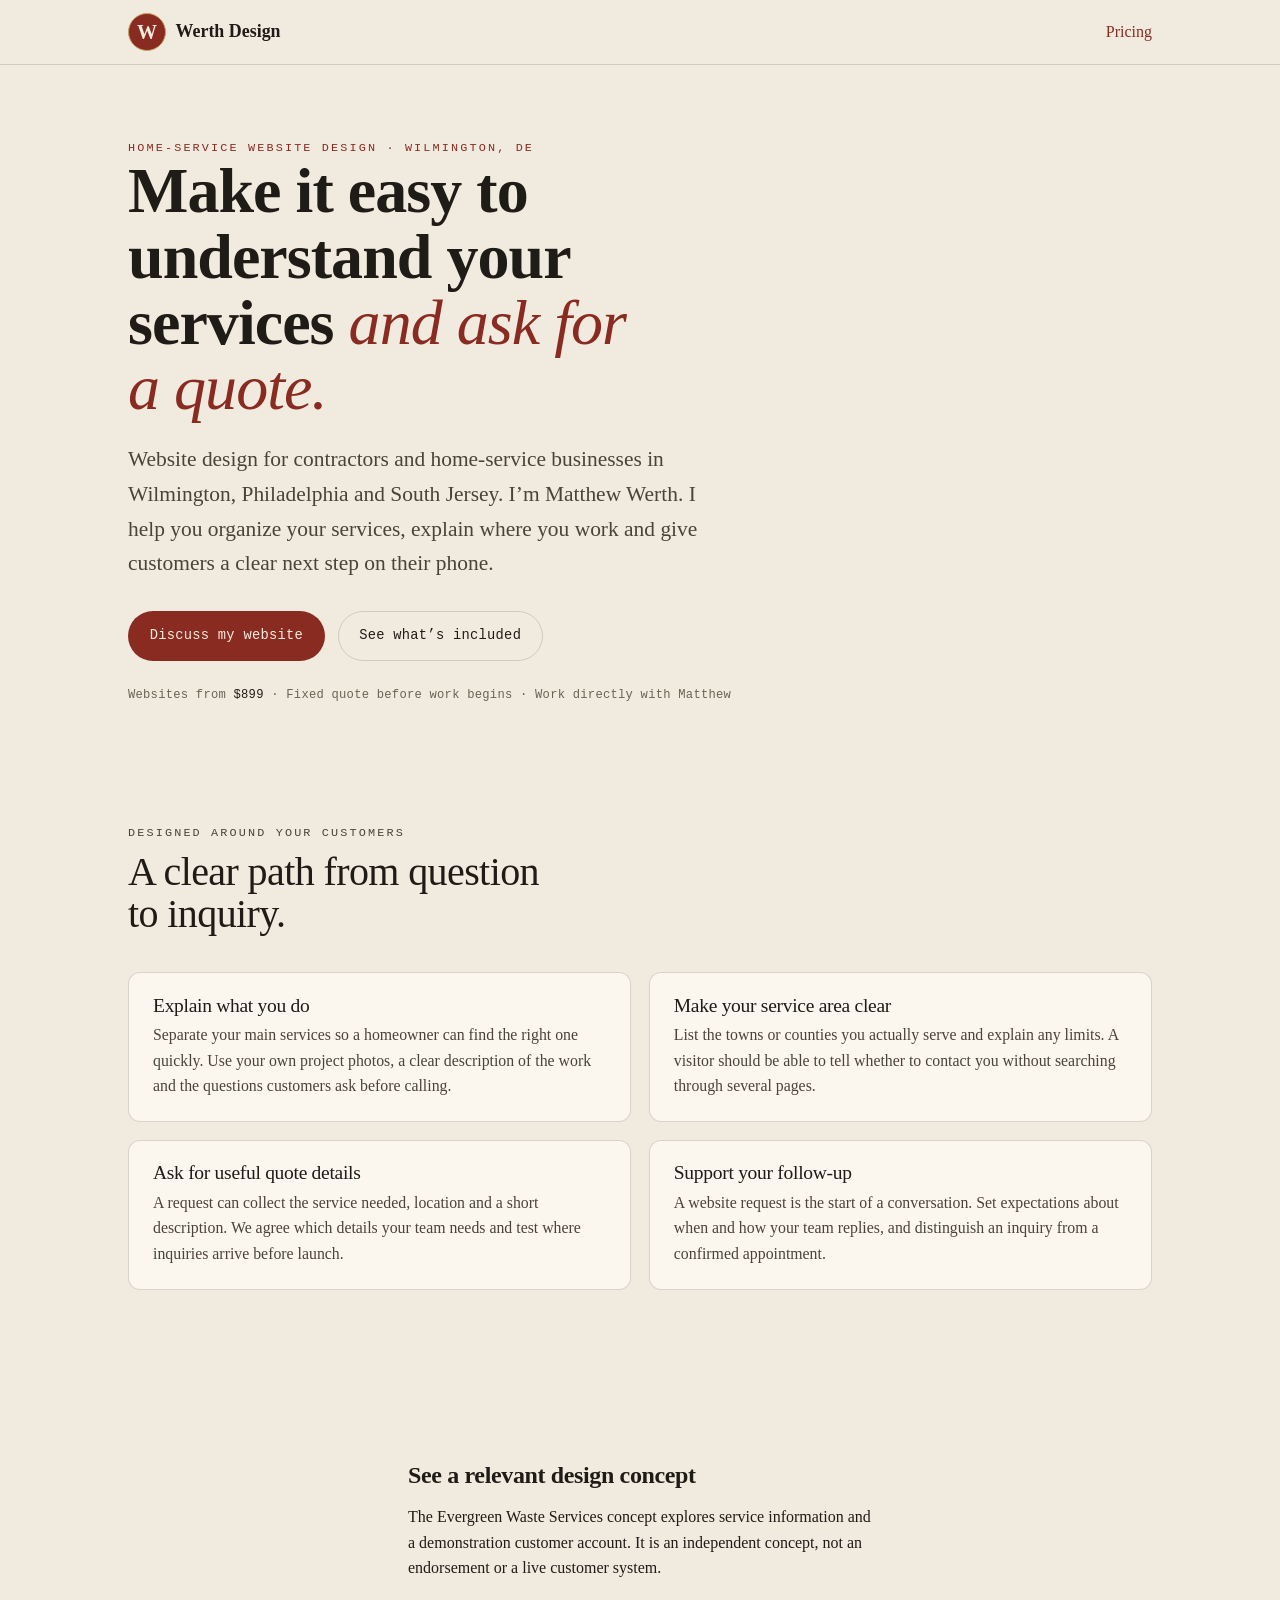
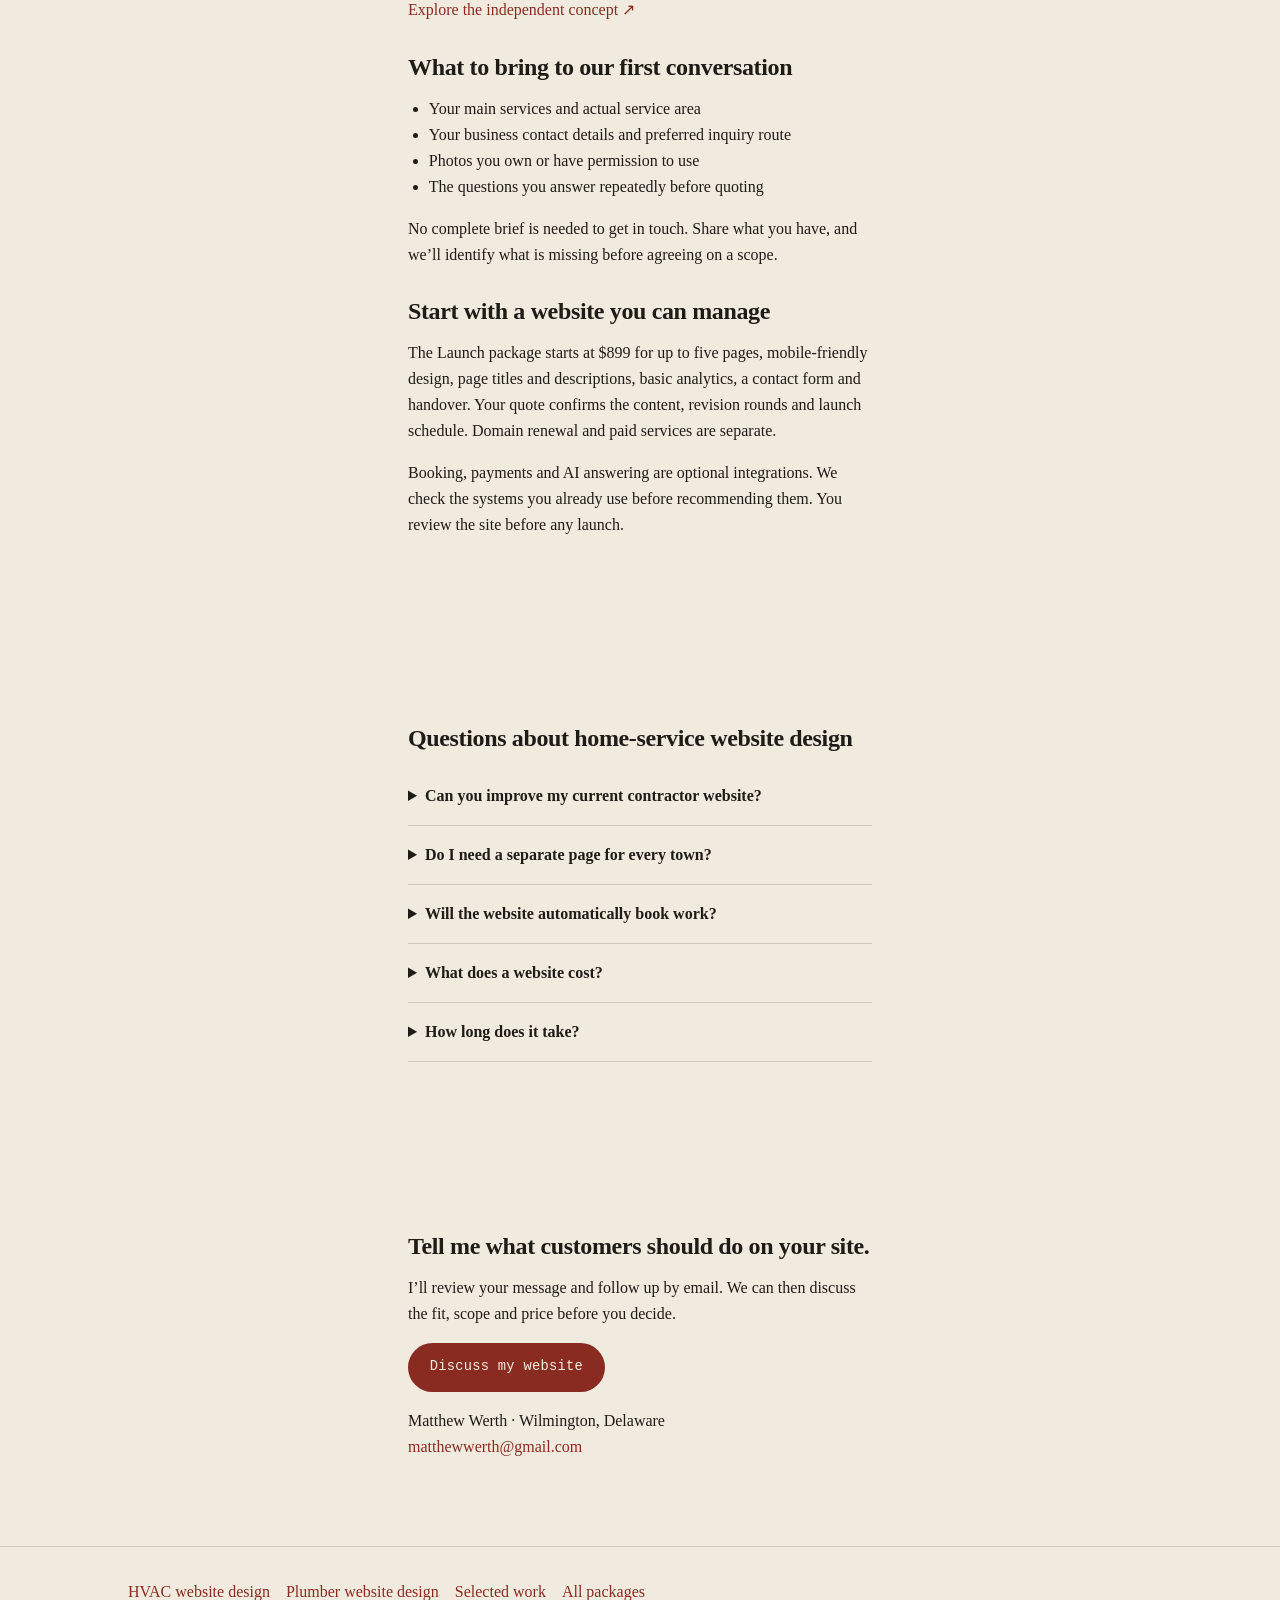
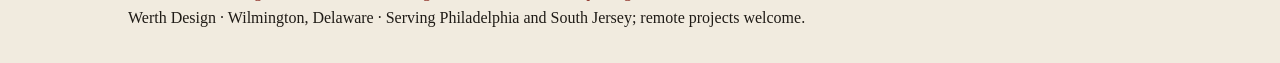
<file: for/home-services/index.html>
<!DOCTYPE html>
<html lang="en"><head><meta charset="utf-8" /><meta name="viewport" content="width=device-width, initial-scale=1" />
<title>Websites for Home-Service Businesses | Wilmington, DE | Werth Design</title><meta name="description" content="Home-service website design for businesses in Wilmington, Philadelphia and South Jersey. Custom websites from $899, clear inquiry forms and direct support from Matthew Werth." />
<link rel="canonical" href="https://werth.design/for/home-services/" /><meta name="robots" content="index, follow, max-image-preview:large" />
<meta property="og:type" content="website" /><meta property="og:site_name" content="Werth Design" /><meta property="og:url" content="https://werth.design/for/home-services/" />
<meta property="og:title" content="Websites for Home-Service Businesses | Wilmington, DE | Werth Design" /><meta property="og:description" content="Home-service website design for businesses in Wilmington, Philadelphia and South Jersey. Custom websites from $899, clear inquiry forms and direct support from Matthew Werth." /><meta property="og:image" content="https://werth.design/assets/og-image.png" /><meta name="twitter:card" content="summary_large_image" />
<link rel="icon" href="/assets/favicon.svg" /><link rel="stylesheet" href="/assets/service-pages.css?v=1" />
<script type="application/ld+json">{"@context": "https://schema.org", "@graph": [{"@type": "ProfessionalService", "@id": "https://werth.design/#business", "name": "Werth Design", "url": "https://werth.design/", "email": "matthewwerth@gmail.com", "founder": {"@type": "Person", "name": "Matthew Werth"}, "areaServed": ["Wilmington, Delaware", "Philadelphia, Pennsylvania", "South Jersey"]}, {"@type": "Service", "@id": "https://werth.design/for/home-services/#service", "name": "Home-service website design", "url": "https://werth.design/for/home-services/", "serviceType": "Home-service website design", "provider": {"@id": "https://werth.design/#business"}, "audience": {"@type": "Audience", "audienceType": "Home-service businesses"}, "offers": {"@type": "Offer", "url": "https://werth.design/#pricing", "priceCurrency": "USD", "price": "899", "description": "Launch websites start at $899 for up to five custom pages, mobile-friendly design, basic search setup, a contact form and handover. The quote confirms content responsibilities, revisions and scope. Domain renewal, paid services, booking, payments and AI cost extra."}}, {"@type": "BreadcrumbList", "itemListElement": [{"@type": "ListItem", "position": 1, "name": "Werth Design", "item": "https://werth.design/"}, {"@type": "ListItem", "position": 2, "name": "Home-service website design", "item": "https://werth.design/for/home-services/"}]}, {"@type": "FAQPage", "mainEntity": [{"@type": "Question", "name": "Can you improve my current contractor website?", "acceptedAnswer": {"@type": "Answer", "text": "Yes. Share its URL and the change you need. A focused improvement starts at $299, with scope and access requirements confirmed before work begins."}}, {"@type": "Question", "name": "Do I need a separate page for every town?", "acceptedAnswer": {"@type": "Answer", "text": "Start with accurate service-area information and useful pages for distinct services. A town page should have a real purpose and specific information, rather than repeating the same copy with a new place name."}}, {"@type": "Question", "name": "Will the website automatically book work?", "acceptedAnswer": {"@type": "Answer", "text": "The starting website includes an inquiry form. Scheduling, payments and AI answering need separate integrations and a confirmed scope; a submitted inquiry does not confirm a booking."}}, {"@type": "Question", "name": "What does a website cost?", "acceptedAnswer": {"@type": "Answer", "text": "Launch websites start at $899 for up to five custom pages, mobile-friendly design, basic search setup, a contact form and handover. The quote confirms content responsibilities, revisions and scope. Domain renewal, paid services, booking, payments and AI cost extra."}}, {"@type": "Question", "name": "How long does it take?", "acceptedAnswer": {"@type": "Answer", "text": "A Launch website usually takes 2–3 weeks once content and access are ready. Matthew confirms availability and milestones before work starts."}}]}]}</script></head>
<body><a class="skip-link" href="#main">Skip to content</a><header class="lp"><div class="wrap lp-head"><a class="brand" href="/"><span class="seal" aria-hidden="true">W</span><b>Werth Design</b></a><a href="/#pricing">Pricing</a></div></header>
<main id="main"><section class="hero"><div class="wrap"><p class="kicker">Home-service website design · Wilmington, DE</p><h1>Make it easy to understand your services <em>and ask for a quote.</em></h1><p class="sub">Website design for contractors and home-service businesses in Wilmington, Philadelphia and South Jersey. I’m Matthew Werth. I help you organize your services, explain where you work and give customers a clear next step on their phone.</p><div class="hero-cta"><a class="btn btn-cta" href="/?service=home-services#contact">Discuss my website</a><a class="btn btn-ghost" href="#approach">See what’s included</a></div><p class="trust-line">Websites from <b>$899</b> · Fixed quote before work begins · Work directly with Matthew</p></div></section>
<section id="approach"><div class="wrap"><div class="section-head"><p class="kicker">Designed around your customers</p><h2>A clear path from question to inquiry.</h2></div><div class="feat"><article class="fcard"><h3>Explain what you do</h3><p>Separate your main services so a homeowner can find the right one quickly. Use your own project photos, a clear description of the work and the questions customers ask before calling.</p></article><article class="fcard"><h3>Make your service area clear</h3><p>List the towns or counties you actually serve and explain any limits. A visitor should be able to tell whether to contact you without searching through several pages.</p></article><article class="fcard"><h3>Ask for useful quote details</h3><p>A request can collect the service needed, location and a short description. We agree which details your team needs and test where inquiries arrive before launch.</p></article><article class="fcard"><h3>Support your follow-up</h3><p>A website request is the start of a conversation. Set expectations about when and how your team replies, and distinguish an inquiry from a confirmed appointment.</p></article></div></div></section>
<section><div class="wrap page-copy"><h2>See a relevant design concept</h2><p>The Evergreen Waste Services concept explores service information and a demonstration customer account. It is an independent concept, not an endorsement or a live customer system.</p><a href="https://werth-code.github.io/concepts/evergreen-waste/" target="_blank" rel="noopener">Explore the independent concept ↗</a><h2>What to bring to our first conversation</h2><ul><li>Your main services and actual service area</li><li>Your business contact details and preferred inquiry route</li><li>Photos you own or have permission to use</li><li>The questions you answer repeatedly before quoting</li></ul><p>No complete brief is needed to get in touch. Share what you have, and we’ll identify what is missing before agreeing on a scope.</p><h2>Start with a website you can manage</h2><p>The Launch package starts at $899 for up to five pages, mobile-friendly design, page titles and descriptions, basic analytics, a contact form and handover. Your quote confirms the content, revision rounds and launch schedule. Domain renewal and paid services are separate.</p><p>Booking, payments and AI answering are optional integrations. We check the systems you already use before recommending them. You review the site before any launch.</p></div></section>
<section><div class="wrap page-copy service-faq"><h2>Questions about home-service website design</h2><details><summary>Can you improve my current contractor website?</summary><p>Yes. Share its URL and the change you need. A focused improvement starts at $299, with scope and access requirements confirmed before work begins.</p></details><details><summary>Do I need a separate page for every town?</summary><p>Start with accurate service-area information and useful pages for distinct services. A town page should have a real purpose and specific information, rather than repeating the same copy with a new place name.</p></details><details><summary>Will the website automatically book work?</summary><p>The starting website includes an inquiry form. Scheduling, payments and AI answering need separate integrations and a confirmed scope; a submitted inquiry does not confirm a booking.</p></details><details><summary>What does a website cost?</summary><p>Launch websites start at $899 for up to five custom pages, mobile-friendly design, basic search setup, a contact form and handover. The quote confirms content responsibilities, revisions and scope. Domain renewal, paid services, booking, payments and AI cost extra.</p></details><details><summary>How long does it take?</summary><p>A Launch website usually takes 2–3 weeks once content and access are ready. Matthew confirms availability and milestones before work starts.</p></details></div></section>
<section><div class="wrap page-copy"><h2>Tell me what customers should do on your site.</h2><p>I’ll review your message and follow up by email. We can then discuss the fit, scope and price before you decide.</p><a class="btn btn-cta" href="/?service=home-services#contact">Discuss my website</a><p>Matthew Werth · Wilmington, Delaware<br /><a href="mailto:matthewwerth@gmail.com">matthewwerth@gmail.com</a></p></div></section></main>
<footer><div class="wrap"><nav class="related" aria-label="Related services"><a href="/for/hvac/">HVAC website design</a><a href="/for/plumbers/">Plumber website design</a><a href="/#work">Selected work</a><a href="/#pricing">All packages</a></nav><p>Werth Design · Wilmington, Delaware · Serving Philadelphia and South Jersey; remote projects welcome.</p></div></footer></body></html>
</file>
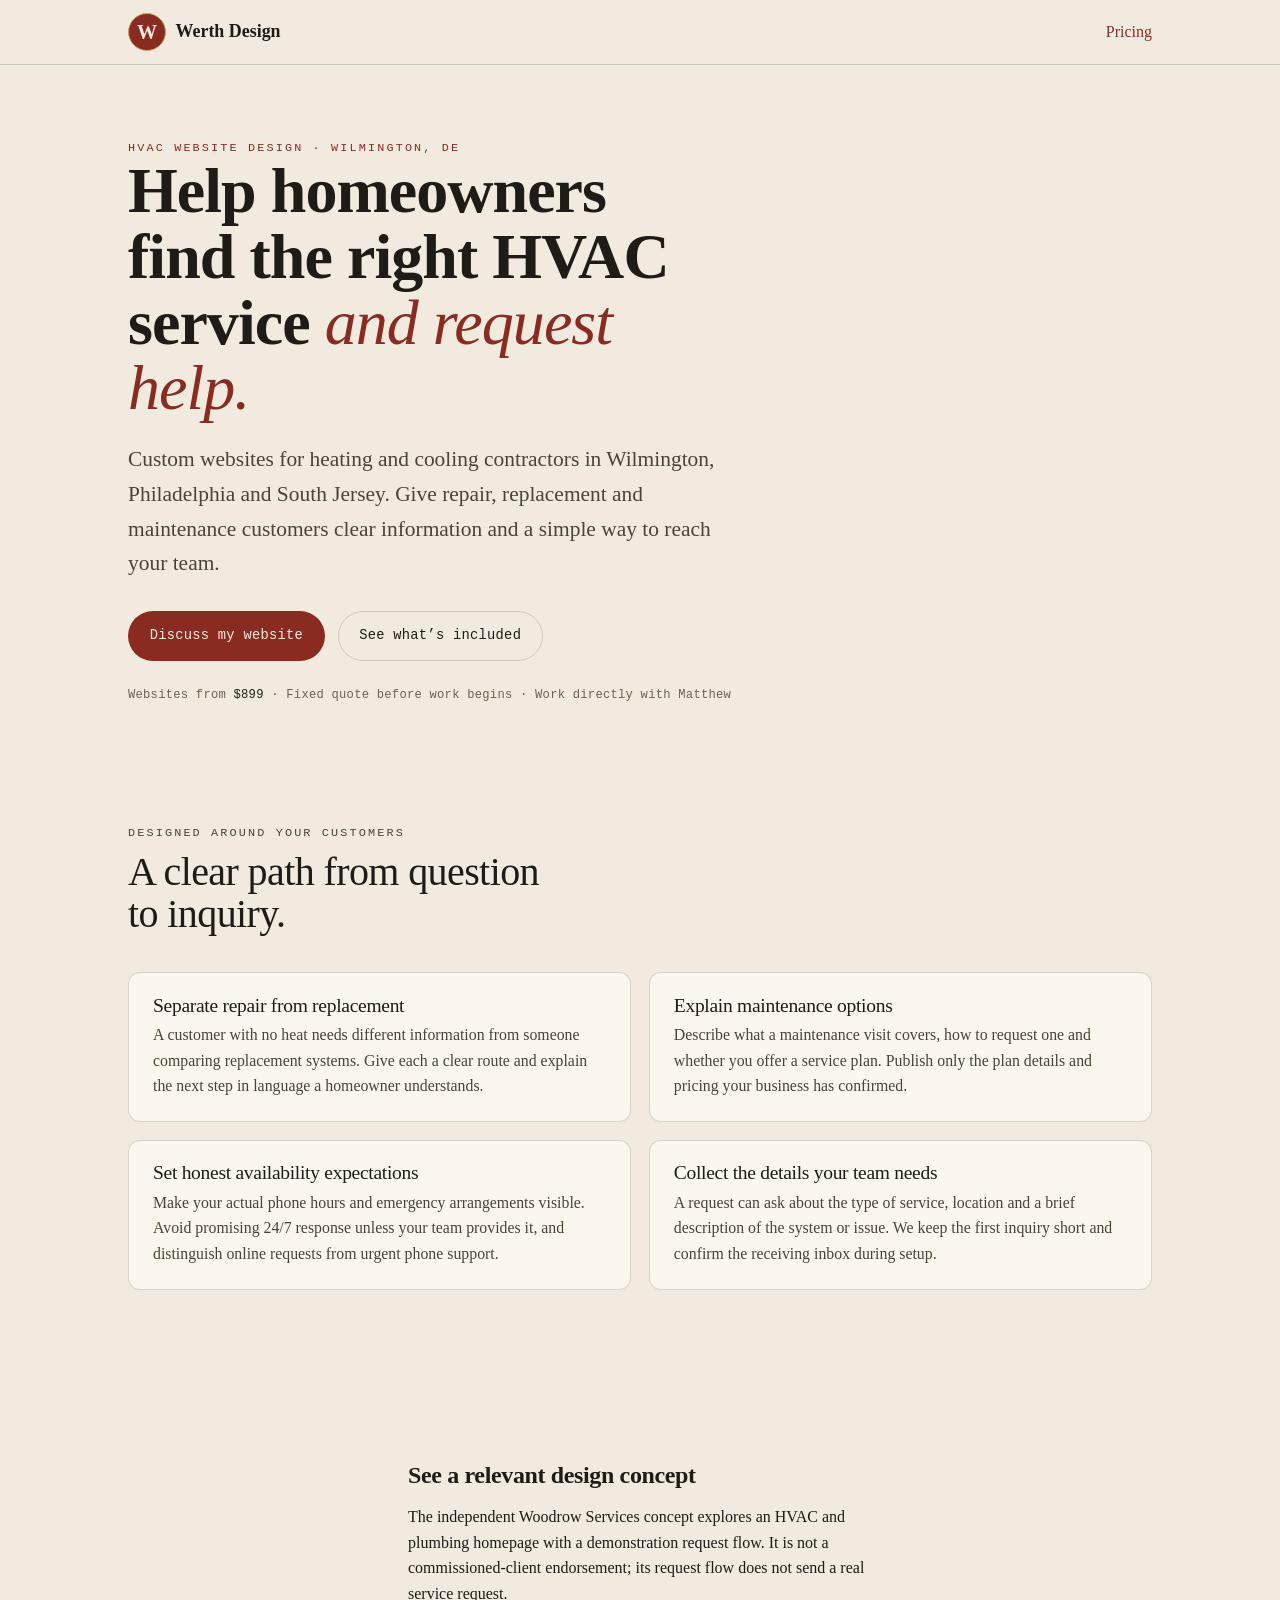
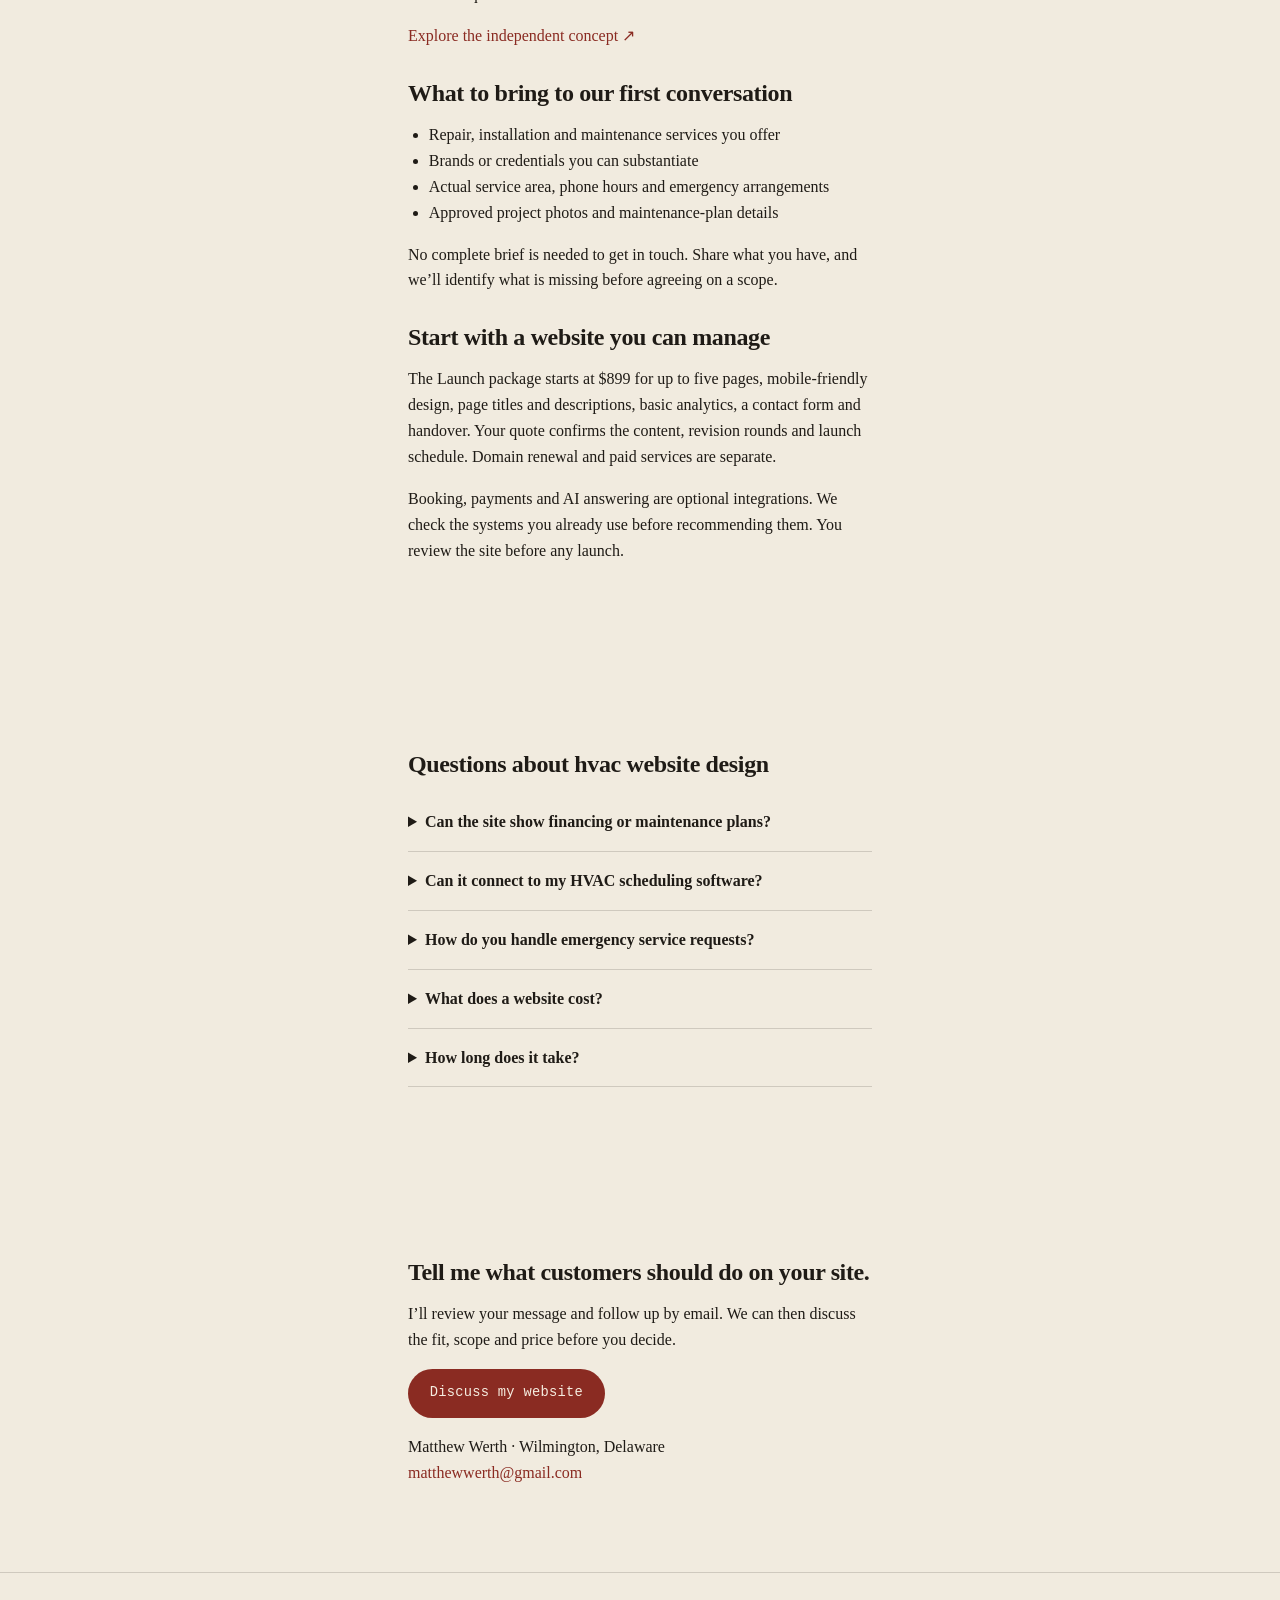
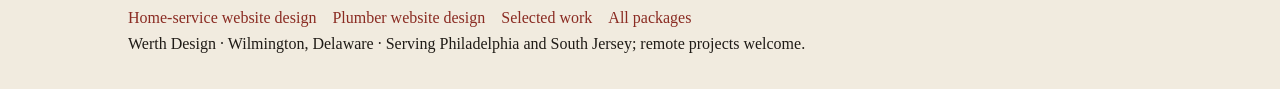
<file: for/hvac/index.html>
<!DOCTYPE html>
<html lang="en"><head><meta charset="utf-8" /><meta name="viewport" content="width=device-width, initial-scale=1" />
<title>HVAC Website Design in Wilmington, DE | Werth Design</title><meta name="description" content="HVAC website design for businesses in Wilmington, Philadelphia and South Jersey. Custom websites from $899, clear inquiry forms and direct support from Matthew Werth." />
<link rel="canonical" href="https://werth.design/for/hvac/" /><meta name="robots" content="index, follow, max-image-preview:large" />
<meta property="og:type" content="website" /><meta property="og:site_name" content="Werth Design" /><meta property="og:url" content="https://werth.design/for/hvac/" />
<meta property="og:title" content="HVAC Website Design in Wilmington, DE | Werth Design" /><meta property="og:description" content="HVAC website design for businesses in Wilmington, Philadelphia and South Jersey. Custom websites from $899, clear inquiry forms and direct support from Matthew Werth." /><meta property="og:image" content="https://werth.design/assets/og-image.png" /><meta name="twitter:card" content="summary_large_image" />
<link rel="icon" href="/assets/favicon.svg" /><link rel="stylesheet" href="/assets/service-pages.css?v=1" />
<script type="application/ld+json">{"@context": "https://schema.org", "@graph": [{"@type": "ProfessionalService", "@id": "https://werth.design/#business", "name": "Werth Design", "url": "https://werth.design/", "email": "matthewwerth@gmail.com", "founder": {"@type": "Person", "name": "Matthew Werth"}, "areaServed": ["Wilmington, Delaware", "Philadelphia, Pennsylvania", "South Jersey"]}, {"@type": "Service", "@id": "https://werth.design/for/hvac/#service", "name": "HVAC website design", "url": "https://werth.design/for/hvac/", "serviceType": "HVAC website design", "provider": {"@id": "https://werth.design/#business"}, "audience": {"@type": "Audience", "audienceType": "Heating and cooling contractors"}, "offers": {"@type": "Offer", "url": "https://werth.design/#pricing", "priceCurrency": "USD", "price": "899", "description": "Launch websites start at $899 for up to five custom pages, mobile-friendly design, basic search setup, a contact form and handover. The quote confirms content responsibilities, revisions and scope. Domain renewal, paid services, booking, payments and AI cost extra."}}, {"@type": "BreadcrumbList", "itemListElement": [{"@type": "ListItem", "position": 1, "name": "Werth Design", "item": "https://werth.design/"}, {"@type": "ListItem", "position": 2, "name": "HVAC website design", "item": "https://werth.design/for/hvac/"}]}, {"@type": "FAQPage", "mainEntity": [{"@type": "Question", "name": "Can the site show financing or maintenance plans?", "acceptedAnswer": {"@type": "Answer", "text": "Yes, using the details and approved links you provide. Credit applications, recurring billing or other connected systems require a separate scope and provider approval where applicable."}}, {"@type": "Question", "name": "Can it connect to my HVAC scheduling software?", "acceptedAnswer": {"@type": "Answer", "text": "We first check your software’s supported integrations and access requirements. A simple booking link may be enough; a custom connection is quoted separately from the starting website."}}, {"@type": "Question", "name": "How do you handle emergency service requests?", "acceptedAnswer": {"@type": "Answer", "text": "The website should display your actual emergency contact process. The standard inquiry form does not dispatch a technician or guarantee immediate monitoring."}}, {"@type": "Question", "name": "What does a website cost?", "acceptedAnswer": {"@type": "Answer", "text": "Launch websites start at $899 for up to five custom pages, mobile-friendly design, basic search setup, a contact form and handover. The quote confirms content responsibilities, revisions and scope. Domain renewal, paid services, booking, payments and AI cost extra."}}, {"@type": "Question", "name": "How long does it take?", "acceptedAnswer": {"@type": "Answer", "text": "A Launch website usually takes 2–3 weeks once content and access are ready. Matthew confirms availability and milestones before work starts."}}]}]}</script></head>
<body><a class="skip-link" href="#main">Skip to content</a><header class="lp"><div class="wrap lp-head"><a class="brand" href="/"><span class="seal" aria-hidden="true">W</span><b>Werth Design</b></a><a href="/#pricing">Pricing</a></div></header>
<main id="main"><section class="hero"><div class="wrap"><p class="kicker">HVAC website design · Wilmington, DE</p><h1>Help homeowners find the right HVAC service <em>and request help.</em></h1><p class="sub">Custom websites for heating and cooling contractors in Wilmington, Philadelphia and South Jersey. Give repair, replacement and maintenance customers clear information and a simple way to reach your team.</p><div class="hero-cta"><a class="btn btn-cta" href="/?service=hvac#contact">Discuss my website</a><a class="btn btn-ghost" href="#approach">See what’s included</a></div><p class="trust-line">Websites from <b>$899</b> · Fixed quote before work begins · Work directly with Matthew</p></div></section>
<section id="approach"><div class="wrap"><div class="section-head"><p class="kicker">Designed around your customers</p><h2>A clear path from question to inquiry.</h2></div><div class="feat"><article class="fcard"><h3>Separate repair from replacement</h3><p>A customer with no heat needs different information from someone comparing replacement systems. Give each a clear route and explain the next step in language a homeowner understands.</p></article><article class="fcard"><h3>Explain maintenance options</h3><p>Describe what a maintenance visit covers, how to request one and whether you offer a service plan. Publish only the plan details and pricing your business has confirmed.</p></article><article class="fcard"><h3>Set honest availability expectations</h3><p>Make your actual phone hours and emergency arrangements visible. Avoid promising 24/7 response unless your team provides it, and distinguish online requests from urgent phone support.</p></article><article class="fcard"><h3>Collect the details your team needs</h3><p>A request can ask about the type of service, location and a brief description of the system or issue. We keep the first inquiry short and confirm the receiving inbox during setup.</p></article></div></div></section>
<section><div class="wrap page-copy"><h2>See a relevant design concept</h2><p>The independent Woodrow Services concept explores an HVAC and plumbing homepage with a demonstration request flow. It is not a commissioned-client endorsement; its request flow does not send a real service request.</p><a href="https://werth-code.github.io/concepts/woodrow-services/" target="_blank" rel="noopener">Explore the independent concept ↗</a><h2>What to bring to our first conversation</h2><ul><li>Repair, installation and maintenance services you offer</li><li>Brands or credentials you can substantiate</li><li>Actual service area, phone hours and emergency arrangements</li><li>Approved project photos and maintenance-plan details</li></ul><p>No complete brief is needed to get in touch. Share what you have, and we’ll identify what is missing before agreeing on a scope.</p><h2>Start with a website you can manage</h2><p>The Launch package starts at $899 for up to five pages, mobile-friendly design, page titles and descriptions, basic analytics, a contact form and handover. Your quote confirms the content, revision rounds and launch schedule. Domain renewal and paid services are separate.</p><p>Booking, payments and AI answering are optional integrations. We check the systems you already use before recommending them. You review the site before any launch.</p></div></section>
<section><div class="wrap page-copy service-faq"><h2>Questions about hvac website design</h2><details><summary>Can the site show financing or maintenance plans?</summary><p>Yes, using the details and approved links you provide. Credit applications, recurring billing or other connected systems require a separate scope and provider approval where applicable.</p></details><details><summary>Can it connect to my HVAC scheduling software?</summary><p>We first check your software’s supported integrations and access requirements. A simple booking link may be enough; a custom connection is quoted separately from the starting website.</p></details><details><summary>How do you handle emergency service requests?</summary><p>The website should display your actual emergency contact process. The standard inquiry form does not dispatch a technician or guarantee immediate monitoring.</p></details><details><summary>What does a website cost?</summary><p>Launch websites start at $899 for up to five custom pages, mobile-friendly design, basic search setup, a contact form and handover. The quote confirms content responsibilities, revisions and scope. Domain renewal, paid services, booking, payments and AI cost extra.</p></details><details><summary>How long does it take?</summary><p>A Launch website usually takes 2–3 weeks once content and access are ready. Matthew confirms availability and milestones before work starts.</p></details></div></section>
<section><div class="wrap page-copy"><h2>Tell me what customers should do on your site.</h2><p>I’ll review your message and follow up by email. We can then discuss the fit, scope and price before you decide.</p><a class="btn btn-cta" href="/?service=hvac#contact">Discuss my website</a><p>Matthew Werth · Wilmington, Delaware<br /><a href="mailto:matthewwerth@gmail.com">matthewwerth@gmail.com</a></p></div></section></main>
<footer><div class="wrap"><nav class="related" aria-label="Related services"><a href="/for/home-services/">Home-service website design</a><a href="/for/plumbers/">Plumber website design</a><a href="/#work">Selected work</a><a href="/#pricing">All packages</a></nav><p>Werth Design · Wilmington, Delaware · Serving Philadelphia and South Jersey; remote projects welcome.</p></div></footer></body></html>
</file>
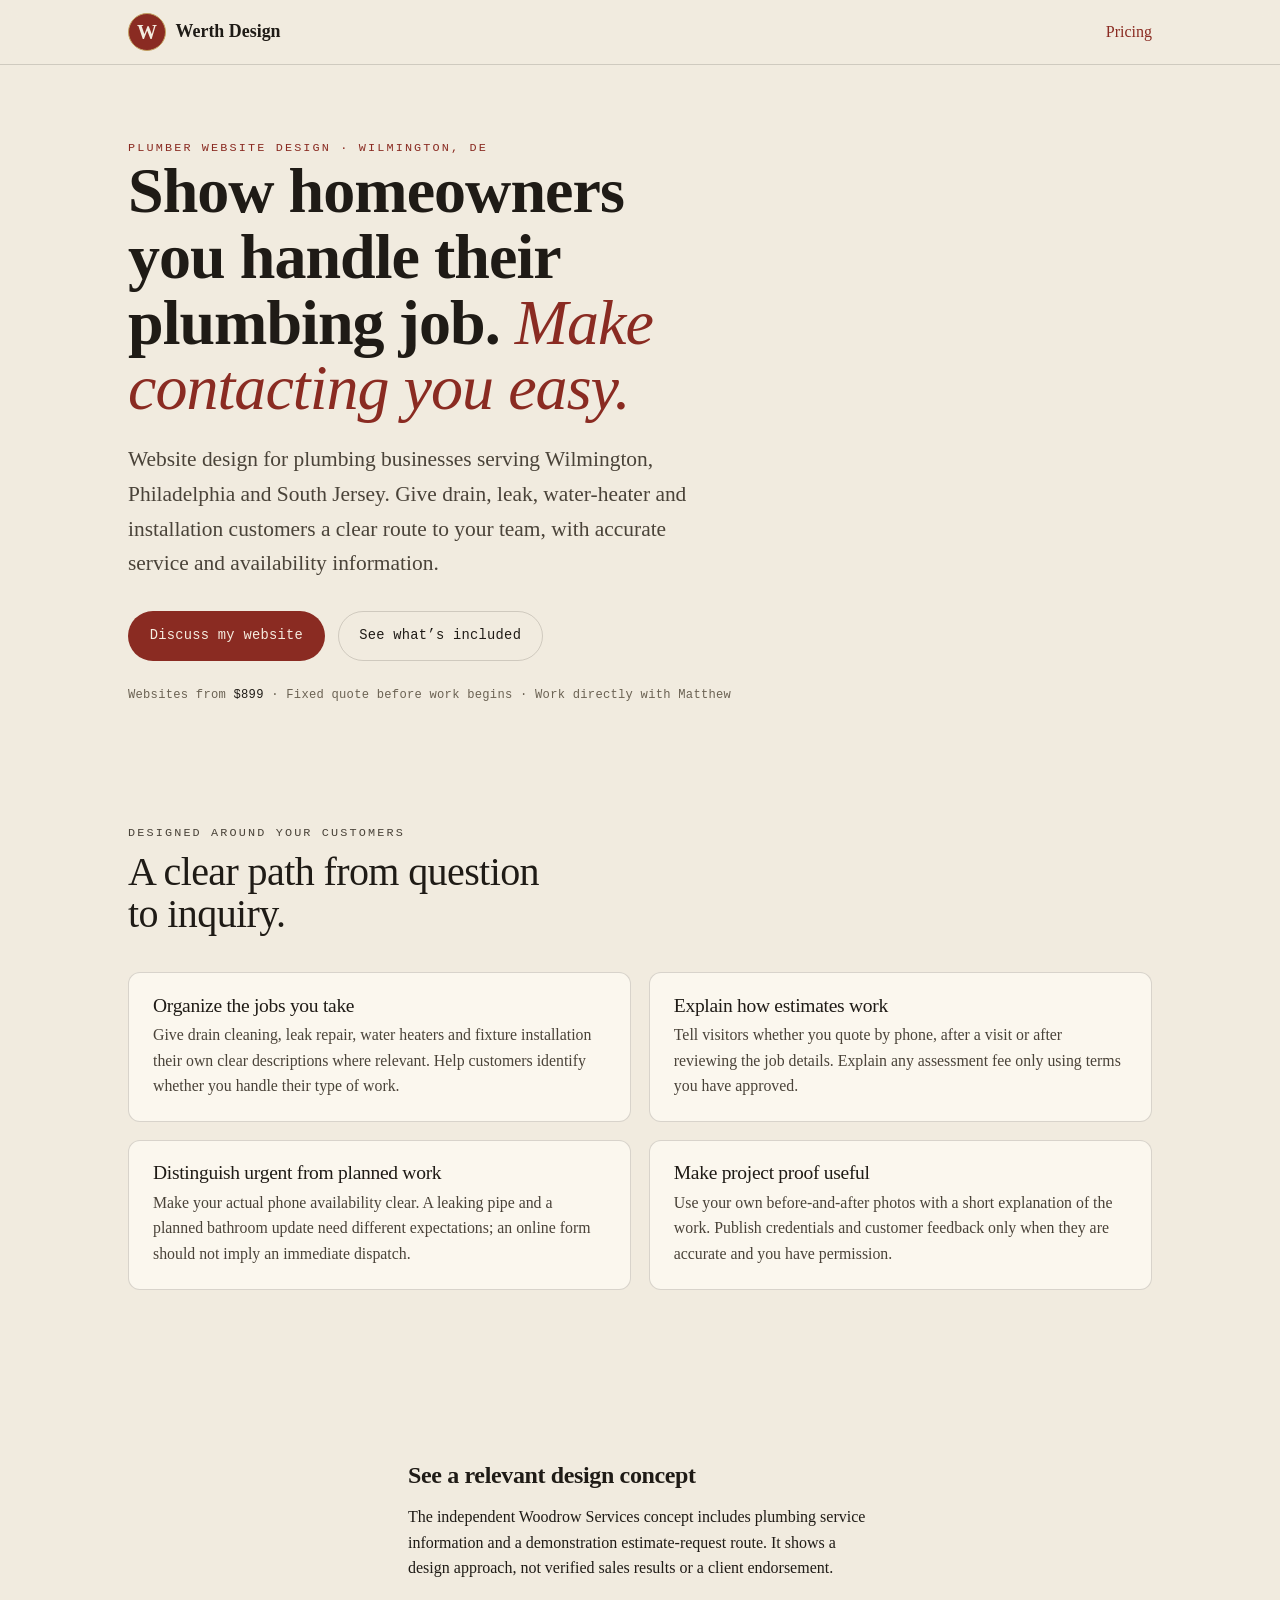
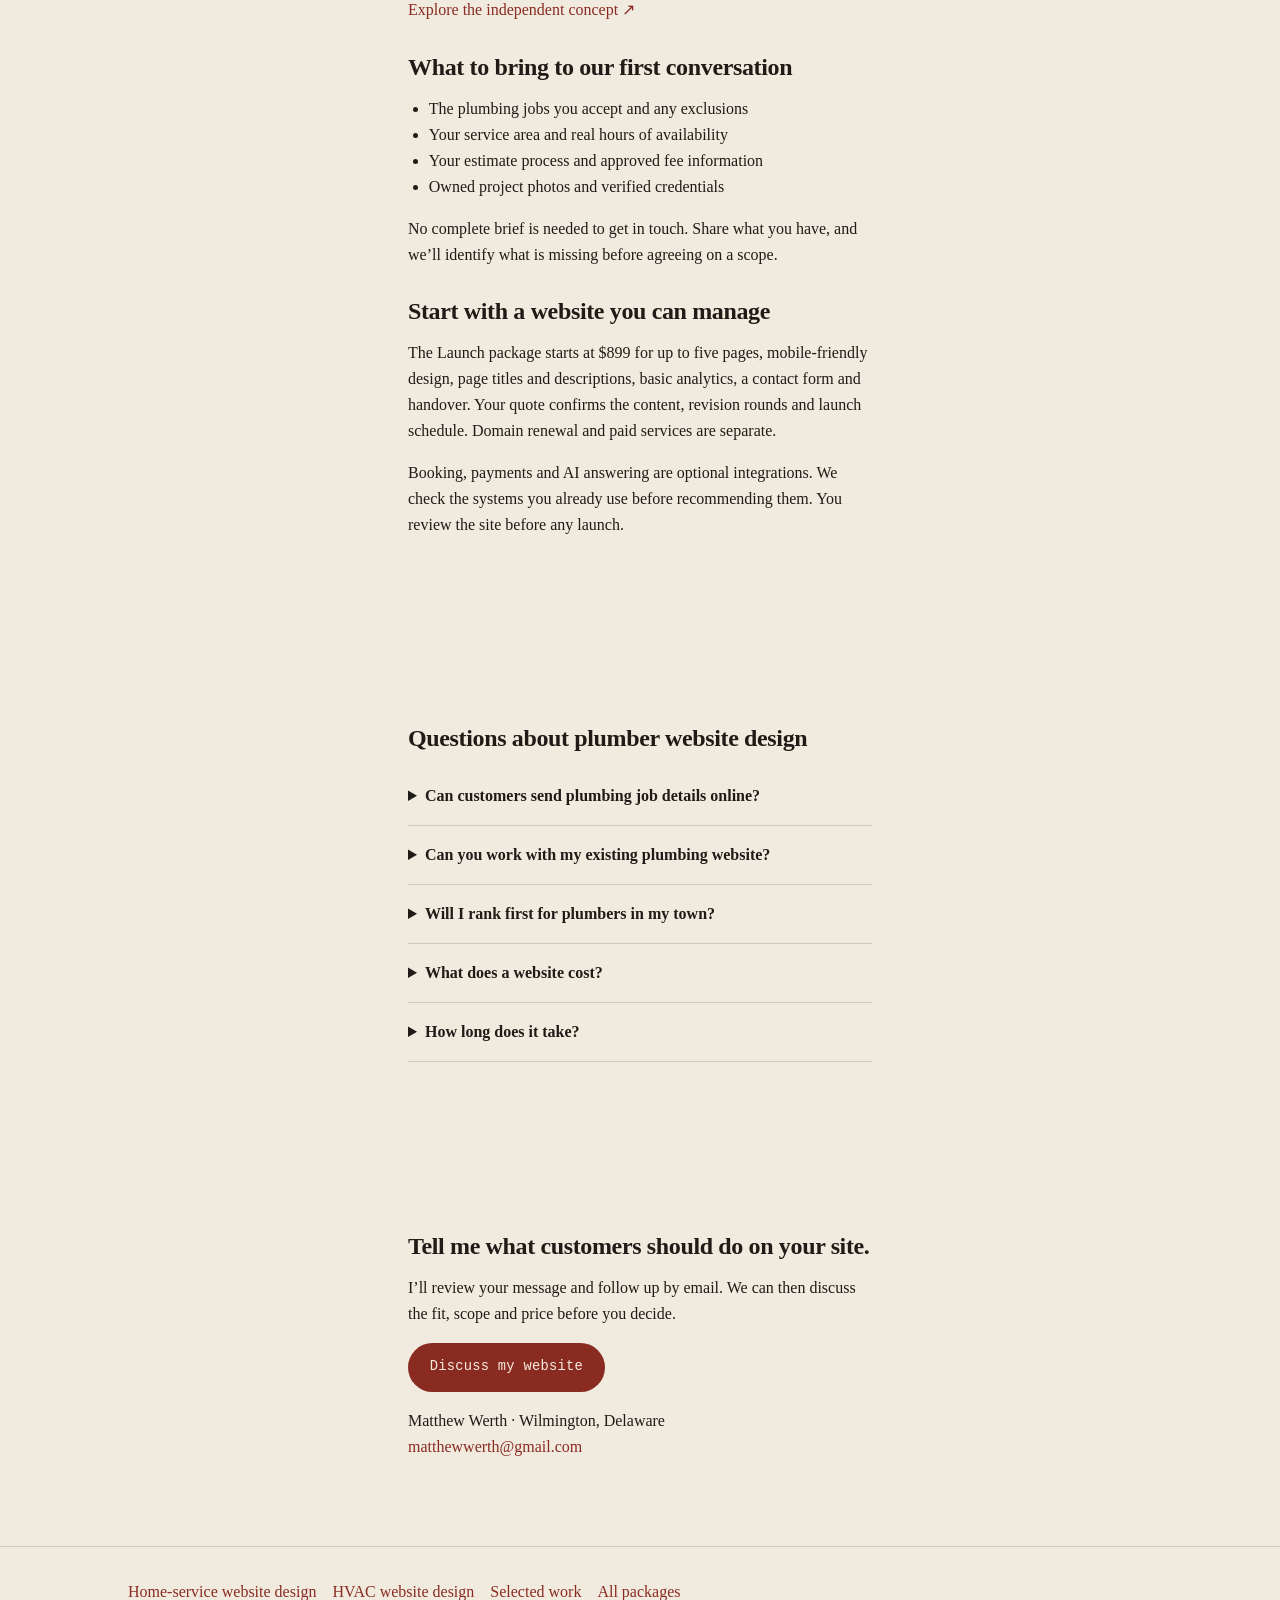
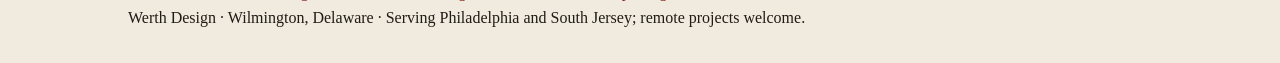
<file: for/plumbers/index.html>
<!DOCTYPE html>
<html lang="en"><head><meta charset="utf-8" /><meta name="viewport" content="width=device-width, initial-scale=1" />
<title>Website Design for Plumbers in Wilmington, DE | Werth Design</title><meta name="description" content="Plumber website design for businesses in Wilmington, Philadelphia and South Jersey. Custom websites from $899, clear inquiry forms and direct support from Matthew Werth." />
<link rel="canonical" href="https://werth.design/for/plumbers/" /><meta name="robots" content="index, follow, max-image-preview:large" />
<meta property="og:type" content="website" /><meta property="og:site_name" content="Werth Design" /><meta property="og:url" content="https://werth.design/for/plumbers/" />
<meta property="og:title" content="Website Design for Plumbers in Wilmington, DE | Werth Design" /><meta property="og:description" content="Plumber website design for businesses in Wilmington, Philadelphia and South Jersey. Custom websites from $899, clear inquiry forms and direct support from Matthew Werth." /><meta property="og:image" content="https://werth.design/assets/og-image.png" /><meta name="twitter:card" content="summary_large_image" />
<link rel="icon" href="/assets/favicon.svg" /><link rel="stylesheet" href="/assets/service-pages.css?v=1" />
<script type="application/ld+json">{"@context": "https://schema.org", "@graph": [{"@type": "ProfessionalService", "@id": "https://werth.design/#business", "name": "Werth Design", "url": "https://werth.design/", "email": "matthewwerth@gmail.com", "founder": {"@type": "Person", "name": "Matthew Werth"}, "areaServed": ["Wilmington, Delaware", "Philadelphia, Pennsylvania", "South Jersey"]}, {"@type": "Service", "@id": "https://werth.design/for/plumbers/#service", "name": "Plumber website design", "url": "https://werth.design/for/plumbers/", "serviceType": "Plumber website design", "provider": {"@id": "https://werth.design/#business"}, "audience": {"@type": "Audience", "audienceType": "Plumbing businesses"}, "offers": {"@type": "Offer", "url": "https://werth.design/#pricing", "priceCurrency": "USD", "price": "899", "description": "Launch websites start at $899 for up to five custom pages, mobile-friendly design, basic search setup, a contact form and handover. The quote confirms content responsibilities, revisions and scope. Domain renewal, paid services, booking, payments and AI cost extra."}}, {"@type": "BreadcrumbList", "itemListElement": [{"@type": "ListItem", "position": 1, "name": "Werth Design", "item": "https://werth.design/"}, {"@type": "ListItem", "position": 2, "name": "Plumber website design", "item": "https://werth.design/for/plumbers/"}]}, {"@type": "FAQPage", "mainEntity": [{"@type": "Question", "name": "Can customers send plumbing job details online?", "acceptedAnswer": {"@type": "Answer", "text": "Yes. The starting contact form can collect a description and contact details. Photo uploads or a connection to your job-management system need separate scoping."}}, {"@type": "Question", "name": "Can you work with my existing plumbing website?", "acceptedAnswer": {"@type": "Answer", "text": "Yes, subject to access and platform limitations. A focused improvement starts at $299. I’ll review the existing site before recommending a change or rebuild."}}, {"@type": "Question", "name": "Will I rank first for plumbers in my town?", "acceptedAnswer": {"@type": "Answer", "text": "No one can promise that. Clear service content and sound technical setup help search engines understand the site; competition, reputation and other factors also affect visibility."}}, {"@type": "Question", "name": "What does a website cost?", "acceptedAnswer": {"@type": "Answer", "text": "Launch websites start at $899 for up to five custom pages, mobile-friendly design, basic search setup, a contact form and handover. The quote confirms content responsibilities, revisions and scope. Domain renewal, paid services, booking, payments and AI cost extra."}}, {"@type": "Question", "name": "How long does it take?", "acceptedAnswer": {"@type": "Answer", "text": "A Launch website usually takes 2–3 weeks once content and access are ready. Matthew confirms availability and milestones before work starts."}}]}]}</script></head>
<body><a class="skip-link" href="#main">Skip to content</a><header class="lp"><div class="wrap lp-head"><a class="brand" href="/"><span class="seal" aria-hidden="true">W</span><b>Werth Design</b></a><a href="/#pricing">Pricing</a></div></header>
<main id="main"><section class="hero"><div class="wrap"><p class="kicker">Plumber website design · Wilmington, DE</p><h1>Show homeowners you handle their plumbing job. <em>Make contacting you easy.</em></h1><p class="sub">Website design for plumbing businesses serving Wilmington, Philadelphia and South Jersey. Give drain, leak, water-heater and installation customers a clear route to your team, with accurate service and availability information.</p><div class="hero-cta"><a class="btn btn-cta" href="/?service=plumbers#contact">Discuss my website</a><a class="btn btn-ghost" href="#approach">See what’s included</a></div><p class="trust-line">Websites from <b>$899</b> · Fixed quote before work begins · Work directly with Matthew</p></div></section>
<section id="approach"><div class="wrap"><div class="section-head"><p class="kicker">Designed around your customers</p><h2>A clear path from question to inquiry.</h2></div><div class="feat"><article class="fcard"><h3>Organize the jobs you take</h3><p>Give drain cleaning, leak repair, water heaters and fixture installation their own clear descriptions where relevant. Help customers identify whether you handle their type of work.</p></article><article class="fcard"><h3>Explain how estimates work</h3><p>Tell visitors whether you quote by phone, after a visit or after reviewing the job details. Explain any assessment fee only using terms you have approved.</p></article><article class="fcard"><h3>Distinguish urgent from planned work</h3><p>Make your actual phone availability clear. A leaking pipe and a planned bathroom update need different expectations; an online form should not imply an immediate dispatch.</p></article><article class="fcard"><h3>Make project proof useful</h3><p>Use your own before-and-after photos with a short explanation of the work. Publish credentials and customer feedback only when they are accurate and you have permission.</p></article></div></div></section>
<section><div class="wrap page-copy"><h2>See a relevant design concept</h2><p>The independent Woodrow Services concept includes plumbing service information and a demonstration estimate-request route. It shows a design approach, not verified sales results or a client endorsement.</p><a href="https://werth-code.github.io/concepts/woodrow-services/" target="_blank" rel="noopener">Explore the independent concept ↗</a><h2>What to bring to our first conversation</h2><ul><li>The plumbing jobs you accept and any exclusions</li><li>Your service area and real hours of availability</li><li>Your estimate process and approved fee information</li><li>Owned project photos and verified credentials</li></ul><p>No complete brief is needed to get in touch. Share what you have, and we’ll identify what is missing before agreeing on a scope.</p><h2>Start with a website you can manage</h2><p>The Launch package starts at $899 for up to five pages, mobile-friendly design, page titles and descriptions, basic analytics, a contact form and handover. Your quote confirms the content, revision rounds and launch schedule. Domain renewal and paid services are separate.</p><p>Booking, payments and AI answering are optional integrations. We check the systems you already use before recommending them. You review the site before any launch.</p></div></section>
<section><div class="wrap page-copy service-faq"><h2>Questions about plumber website design</h2><details><summary>Can customers send plumbing job details online?</summary><p>Yes. The starting contact form can collect a description and contact details. Photo uploads or a connection to your job-management system need separate scoping.</p></details><details><summary>Can you work with my existing plumbing website?</summary><p>Yes, subject to access and platform limitations. A focused improvement starts at $299. I’ll review the existing site before recommending a change or rebuild.</p></details><details><summary>Will I rank first for plumbers in my town?</summary><p>No one can promise that. Clear service content and sound technical setup help search engines understand the site; competition, reputation and other factors also affect visibility.</p></details><details><summary>What does a website cost?</summary><p>Launch websites start at $899 for up to five custom pages, mobile-friendly design, basic search setup, a contact form and handover. The quote confirms content responsibilities, revisions and scope. Domain renewal, paid services, booking, payments and AI cost extra.</p></details><details><summary>How long does it take?</summary><p>A Launch website usually takes 2–3 weeks once content and access are ready. Matthew confirms availability and milestones before work starts.</p></details></div></section>
<section><div class="wrap page-copy"><h2>Tell me what customers should do on your site.</h2><p>I’ll review your message and follow up by email. We can then discuss the fit, scope and price before you decide.</p><a class="btn btn-cta" href="/?service=plumbers#contact">Discuss my website</a><p>Matthew Werth · Wilmington, Delaware<br /><a href="mailto:matthewwerth@gmail.com">matthewwerth@gmail.com</a></p></div></section></main>
<footer><div class="wrap"><nav class="related" aria-label="Related services"><a href="/for/home-services/">Home-service website design</a><a href="/for/hvac/">HVAC website design</a><a href="/#work">Selected work</a><a href="/#pricing">All packages</a></nav><p>Werth Design · Wilmington, Delaware · Serving Philadelphia and South Jersey; remote projects welcome.</p></div></footer></body></html>
</file>
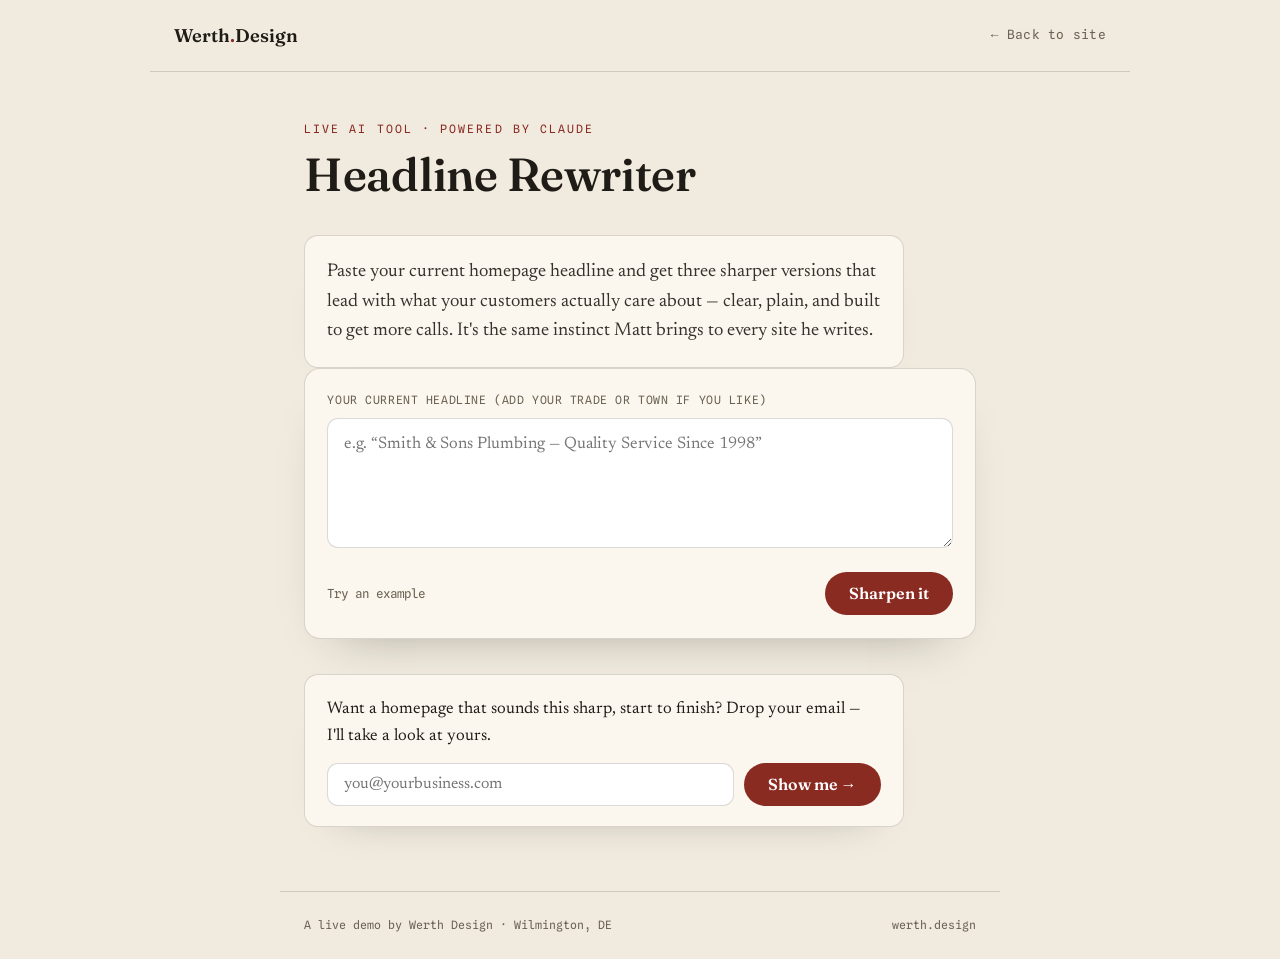
<file: tools/headline.html>
<!DOCTYPE html>
<html lang="en">
<head>
  <meta charset="utf-8" />
  <meta name="viewport" content="width=device-width, initial-scale=1" />
  <title>Headline Rewriter — a live AI tool by Werth Design</title>
  <meta name="description" content="Paste your homepage headline and get three sharper, benefit-led versions in seconds. A live demo of the kind of copywriting AI Werth Design builds for local businesses." />
  <meta name="robots" content="index, follow" />
  <meta property="og:title" content="Headline Rewriter — live AI tool by Werth Design" />
  <meta property="og:description" content="Paste your homepage headline, get three sharper versions. Powered by Claude." />
  <meta property="og:type" content="website" />
  <link rel="canonical" href="https://werth.design/tools/headline.html" />
  <meta property="og:url" content="https://werth.design/tools/headline.html" />
  <meta property="og:image" content="https://werth.design/assets/og/headline.png" />
  <meta property="og:image:width" content="1200" />
  <meta property="og:image:height" content="630" />
  <meta name="twitter:card" content="summary_large_image" />
  <link rel="icon" type="image/svg+xml" href="/assets/favicon.svg" />
  <link rel="preconnect" href="https://fonts.googleapis.com" />
  <link rel="preconnect" href="https://fonts.gstatic.com" crossorigin />
  <link href="https://fonts.googleapis.com/css2?family=Fraunces:opsz,wght@9..144,500..600&family=Newsreader:opsz,wght@6..72,300..500&family=Spline+Sans+Mono:wght@400;500&display=swap" rel="stylesheet" />
  <link rel="stylesheet" href="tools.css?v=3" />
</head>
<body>
  <header class="tool-top">
    <a class="wm" href="/">Werth<span>.</span>Design</a>
    <nav><a href="/#work">← Back to site</a></nav>
  </header>

  <main data-tool="headline">
    <p class="eyebrow">Live AI tool · powered by Claude</p>
    <h1>Headline Rewriter</h1>
    <p class="lead">Paste your current homepage headline and get three sharper versions that lead with what your customers actually care about — clear, plain, and built to get more calls. It's the same instinct Matt brings to every site he writes.</p>

    <div class="tool-card">
      <label class="fld" for="toolInput">Your current headline (add your trade or town if you like)</label>
      <textarea id="toolInput" placeholder="e.g. “Smith &amp; Sons Plumbing — Quality Service Since 1998”"></textarea>
      <div class="tool-row">
        <button class="ex" id="toolExample" type="button" data-fill="Acme Heating &amp; Cooling — Your Trusted HVAC Solutions Provider in Wilmington, DE">Try an example</button>
        <button class="run" id="toolRun" type="button">Sharpen it</button>
      </div>
      <div class="out" id="toolOut">
        <p class="out-label">Sharper options</p>
        <div class="out-body" id="toolOutBody"></div>
      </div>
    </div>

    <form class="lead" id="leadForm">
      <p class="lead-q">Want a homepage that sounds this sharp, start to finish? Drop your email — I'll take a look at yours.</p>
      <div class="lead-row">
        <input type="email" id="leadEmail" name="email" placeholder="you@yourbusiness.com" autocomplete="email" required />
        <button type="submit" class="run">Show me →</button>
      </div>
      <p class="lead-ok" id="leadOk" hidden>Thanks — I'll be in touch shortly. ✦</p>
    </form>
  </main>

  <footer class="tool-foot">
    <span>A live demo by Werth Design · Wilmington, DE</span>
    <span>werth.design</span>
  </footer>
  <script src="tools.js?v=4" defer></script>
</body>
</html>
</file>
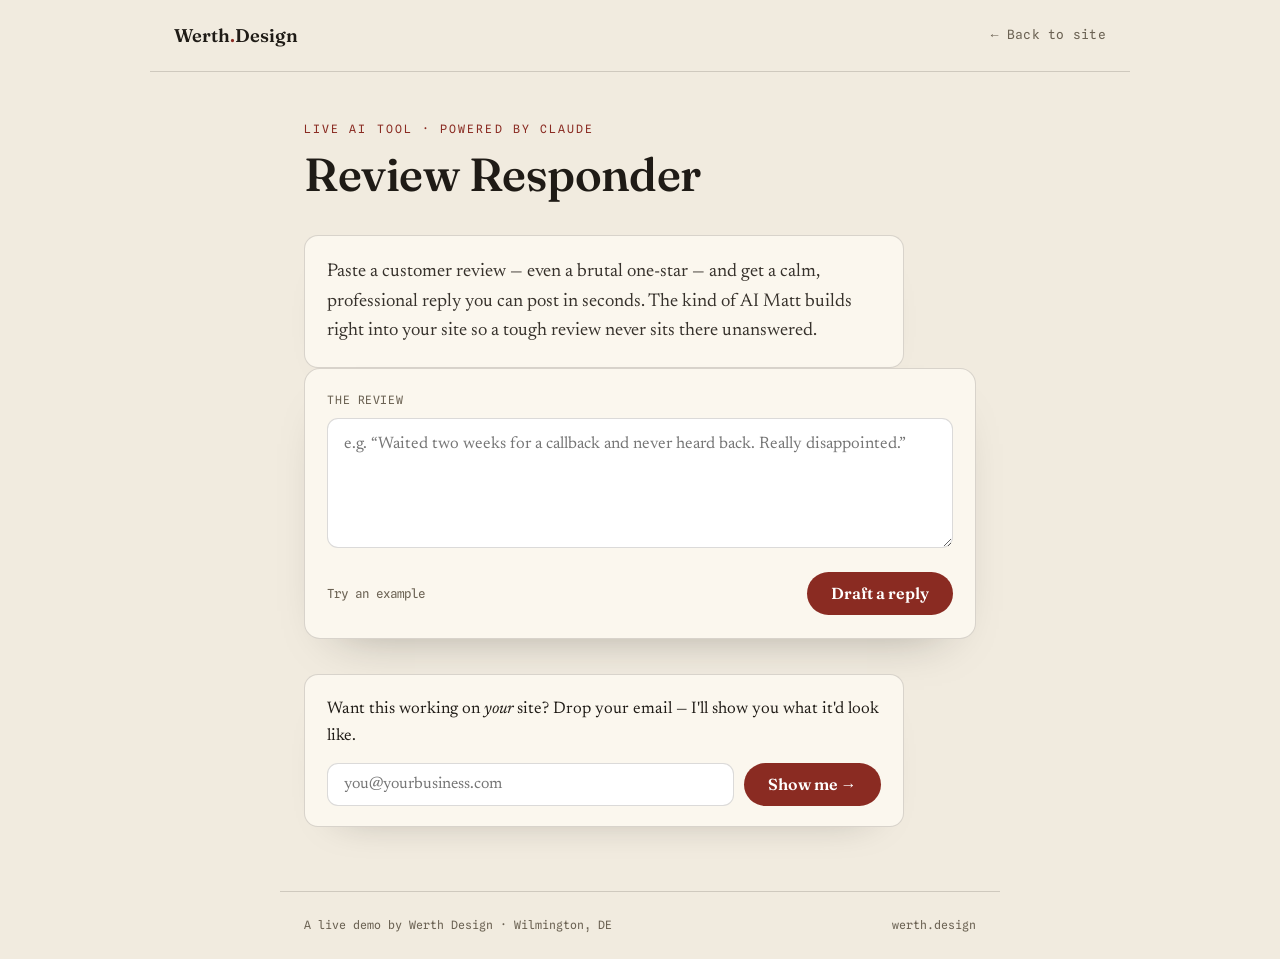
<file: tools/review-responder.html>
<!DOCTYPE html>
<html lang="en">
<head>
  <meta charset="utf-8" />
  <meta name="viewport" content="width=device-width, initial-scale=1" />
  <title>Review Responder — a live AI tool by Werth Design</title>
  <meta name="description" content="Paste a customer review and get a calm, professional reply drafted by AI in seconds. A live demo of the kind of tool Werth Design builds into local-business sites." />
  <meta name="robots" content="index, follow" />
  <meta property="og:title" content="Review Responder — live AI tool by Werth Design" />
  <meta property="og:description" content="Paste a customer review, get a professional reply in seconds. Powered by Claude." />
  <meta property="og:type" content="website" />
  <link rel="canonical" href="https://werth.design/tools/review-responder.html" />
  <meta property="og:url" content="https://werth.design/tools/review-responder.html" />
  <meta property="og:image" content="https://werth.design/assets/og/review-responder.png" />
  <meta property="og:image:width" content="1200" />
  <meta property="og:image:height" content="630" />
  <meta name="twitter:card" content="summary_large_image" />
  <link rel="icon" type="image/svg+xml" href="/assets/favicon.svg" />
  <link rel="preconnect" href="https://fonts.googleapis.com" />
  <link rel="preconnect" href="https://fonts.gstatic.com" crossorigin />
  <link href="https://fonts.googleapis.com/css2?family=Fraunces:opsz,wght@9..144,500..600&family=Newsreader:opsz,wght@6..72,300..500&family=Spline+Sans+Mono:wght@400;500&display=swap" rel="stylesheet" />
  <link rel="stylesheet" href="tools.css?v=3" />
</head>
<body>
  <header class="tool-top">
    <a class="wm" href="/">Werth<span>.</span>Design</a>
    <nav><a href="/#work">← Back to site</a></nav>
  </header>

  <main data-tool="review-responder">
    <p class="eyebrow">Live AI tool · powered by Claude</p>
    <h1>Review Responder</h1>
    <p class="lead">Paste a customer review — even a brutal one-star — and get a calm, professional reply you can post in seconds. The kind of AI Matt builds right into your site so a tough review never sits there unanswered.</p>

    <div class="tool-card">
      <label class="fld" for="toolInput">The review</label>
      <textarea id="toolInput" placeholder="e.g. “Waited two weeks for a callback and never heard back. Really disappointed.”"></textarea>
      <div class="tool-row">
        <button class="ex" id="toolExample" type="button" data-fill="Two stars. The work itself was fine, but nobody told me the tech would show up three hours late, and I had to call twice just to find out what was going on. Communication needs a lot of work.">Try an example</button>
        <button class="run" id="toolRun" type="button">Draft a reply</button>
      </div>
      <div class="out" id="toolOut">
        <p class="out-label">Suggested reply</p>
        <div class="out-body" id="toolOutBody"></div>
      </div>
    </div>

    <form class="lead" id="leadForm">
      <p class="lead-q">Want this working on <em>your</em> site? Drop your email — I'll show you what it'd look like.</p>
      <div class="lead-row">
        <input type="email" id="leadEmail" name="email" placeholder="you@yourbusiness.com" autocomplete="email" required />
        <button type="submit" class="run">Show me →</button>
      </div>
      <p class="lead-ok" id="leadOk" hidden>Thanks — I'll be in touch shortly. ✦</p>
    </form>
  </main>

  <footer class="tool-foot">
    <span>A live demo by Werth Design · Wilmington, DE</span>
    <span>werth.design</span>
  </footer>
  <script src="tools.js?v=4" defer></script>
</body>
</html>
</file>
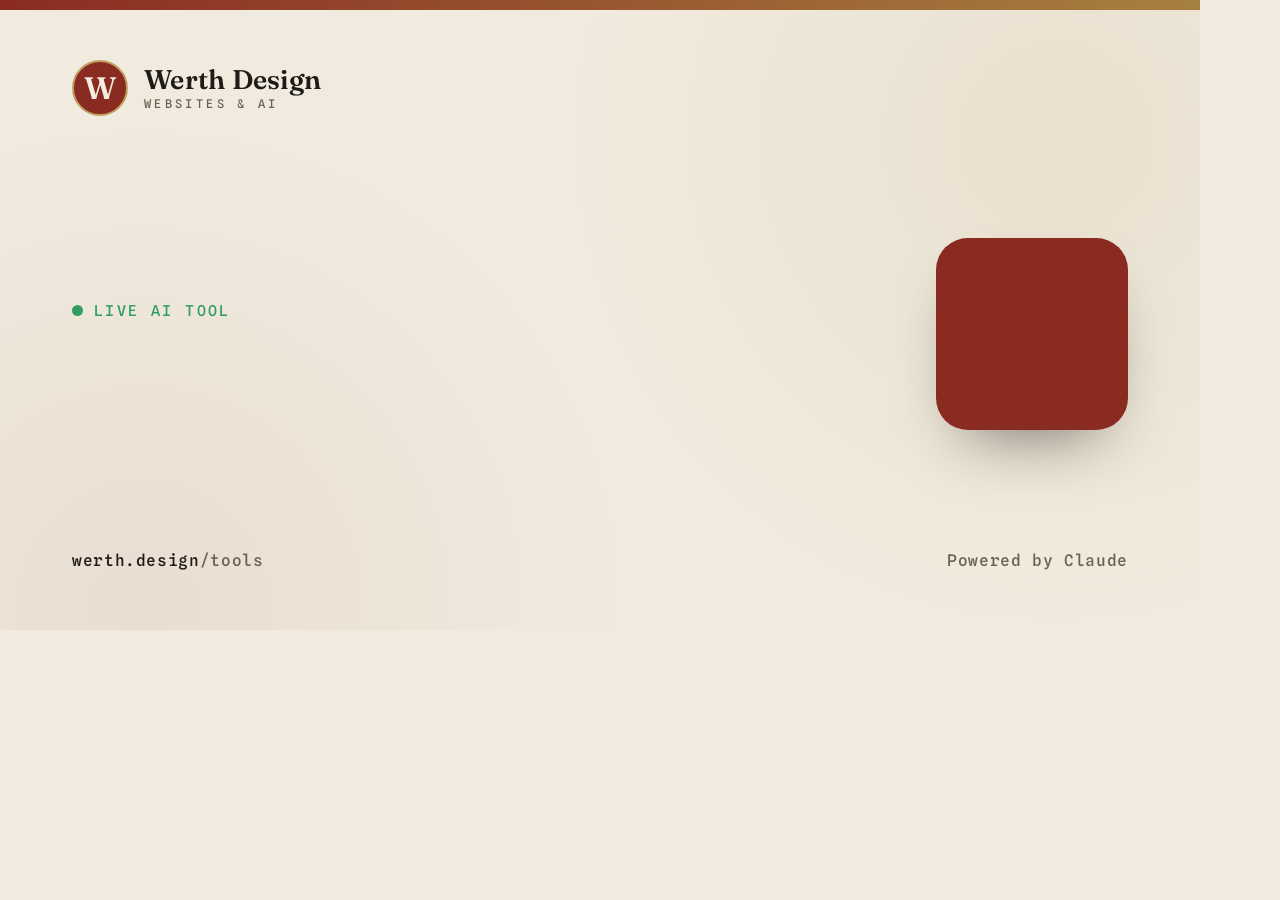
<file: assets/og/_template.html>
<!DOCTYPE html>
<html lang="en">
<head>
<meta charset="utf-8" />
<link href="https://fonts.googleapis.com/css2?family=Fraunces:opsz,wght@9..144,500..600&family=Newsreader:opsz,wght@6..72,320..440&family=Spline+Sans+Mono:wght@500&display=swap" rel="stylesheet" />
<style>
  * { margin: 0; box-sizing: border-box; }
  html, body { width: 1200px; height: 630px; }
  body { background: #f1ebdf; color: #1f1b16; font-family: "Newsreader", Georgia, serif; position: relative; overflow: hidden; }
  .edge { position: absolute; top: 0; left: 0; right: 0; height: 10px; background: linear-gradient(90deg, #8a2b22, #a6803f); }
  .grain { position: absolute; inset: 0; background:
      radial-gradient(circle at 88% 22%, rgba(166,128,63,.10), transparent 42%),
      radial-gradient(circle at 12% 96%, rgba(138,43,34,.07), transparent 40%); }
  .frame { position: absolute; inset: 0; padding: 60px 72px; display: flex; flex-direction: column; justify-content: space-between; }
  .top { display: flex; align-items: center; gap: 16px; }
  .seal { width: 56px; height: 56px; border-radius: 50%; background: #8a2b22; color: #f3ecdf; display: grid; place-items: center;
          font-family: "Fraunces", serif; font-weight: 600; font-size: 31px; border: 2px solid #c2a061; }
  .wm { font-family: "Fraunces", serif; font-weight: 600; font-size: 27px; letter-spacing: .01em; line-height: 1; }
  .wm small { display: block; font-family: "Spline Sans Mono", monospace; font-weight: 500; font-size: 12px; letter-spacing: .28em;
              color: #6b6253; text-transform: uppercase; margin-top: 5px; }
  .mid { display: flex; align-items: center; gap: 50px; }
  .copy { flex: 1; }
  .pill { display: inline-flex; align-items: center; gap: 11px; font-family: "Spline Sans Mono", monospace; font-weight: 500;
          font-size: 15px; letter-spacing: .16em; text-transform: uppercase; color: #2f9e5f; margin-bottom: 24px; }
  .pill .dot { width: 11px; height: 11px; border-radius: 50%; background: #2f9e5f; }
  .cat { font-family: "Spline Sans Mono", monospace; font-weight: 500; font-size: 16px; letter-spacing: .18em;
         text-transform: uppercase; color: #8a2b22; margin-bottom: 16px; }
  h1 { font-family: "Fraunces", serif; font-weight: 560; font-size: 74px; line-height: 1.0; letter-spacing: -.015em; }
  .desc { font-size: 27px; line-height: 1.38; color: #4a4339; margin-top: 22px; max-width: 19ch; }
  .icon { width: 192px; height: 192px; flex: none; border-radius: 32px; background: #8a2b22; color: #f6ede0;
          display: grid; place-items: center; box-shadow: 0 32px 64px -30px rgba(31,27,22,.6); }
  .icon svg { width: 108px; height: 108px; }
  .bottom { display: flex; justify-content: space-between; align-items: center; font-family: "Spline Sans Mono", monospace;
            font-weight: 500; font-size: 16px; letter-spacing: .04em; color: #6b6253; }
  .bottom b { color: #1f1b16; font-weight: 500; }
</style>
</head>
<body>
  <div class="edge"></div>
  <div class="grain"></div>
  <div class="frame">
    <div class="top"><div class="seal">W</div><div class="wm">Werth Design<small>Websites &amp; AI</small></div></div>
    <div class="mid">
      <div class="copy">
        <div class="pill"><span class="dot"></span><span id="pill">Live AI tool</span></div>
        <div class="cat" id="cat"></div>
        <h1 id="name"></h1>
        <div class="desc" id="desc"></div>
      </div>
      <div class="icon" id="icon"></div>
    </div>
    <div class="bottom"><span><b>werth.design</b><span id="path">/tools</span></span><span id="tail">Powered by Claude</span></div>
  </div>
  <script>
    var p = new URLSearchParams(location.search);
    document.getElementById('cat').textContent = p.get('cat') || '';
    document.getElementById('name').textContent = p.get('name') || '';
    document.getElementById('desc').textContent = p.get('desc') || '';
    if (p.get('pill')) document.getElementById('pill').textContent = p.get('pill');
    if (p.get('path') !== null) document.getElementById('path').textContent = p.get('path');
    if (p.get('tail')) document.getElementById('tail').textContent = p.get('tail');
    var icons = {
      review: '<svg viewBox="0 0 40 40"><g fill="none" stroke="currentColor" stroke-width="1.6" stroke-linecap="round" stroke-linejoin="round"><path d="M6 12 a3 3 0 0 1 3-3 h22 a3 3 0 0 1 3 3 v10 a3 3 0 0 1 -3 3 H17 l-6 5 v-5 H9 a3 3 0 0 1 -3-3 Z"/><path d="M19 14 l-4 3.5 4 3.5"/><path d="M15 17.5 h7 a4 4 0 0 1 4 4 v1"/></g></svg>',
      headline: '<svg viewBox="0 0 40 40"><g fill="none" stroke="currentColor" stroke-width="1.6" stroke-linecap="round" stroke-linejoin="round"><path d="M7 33 l2-7 L27 8 a2.6 2.6 0 0 1 3.7 3.7 L13 28 Z"/><path d="M24 11 l4 4"/><path d="M31 5 v4 M29 7 h4"/></g></svg>',
      call: '<svg viewBox="0 0 40 40"><g fill="none" stroke="currentColor" stroke-width="1.6" stroke-linecap="round" stroke-linejoin="round"><path d="M8 9 a3 3 0 0 1 3-3 h3 l3 8 -3 1.5 a18 18 0 0 0 8 8 L23.5 20 l8 3 v3 a3 3 0 0 1 -3 3 A24 24 0 0 1 8 9 Z"/></g></svg>'
    };
    document.getElementById('icon').innerHTML = icons[p.get('icon')] || '';
  </script>
</body>
</html>
</file>
<file: assets/styles.css>
/* =========================================================
   WERTH DESIGN — heirloom-editorial, built to last
   Palette: warm paper · deep ink · oxblood · brass
   Type:    Fraunces (display) · Newsreader (text) · Spline Sans Mono (labels)
   ========================================================= */

:root {
  /* paper & ink */
  --paper:      #f1ebdf;
  --paper-2:    #ece4d4;
  --paper-deep: #e6ddc9;
  --ink:        #1f1b16;
  --ink-soft:   #4a4339;
  --ink-faint:  #6b6253;

  /* accents */
  --oxblood:    #8a2b22;
  --oxblood-dk: #6e2019;
  --brass:      #a6803f;
  --brass-lt:   #c2a061;
  --sage:       #5d6450;
  --green:      #2f9e5f;   /* "available / online" status green */

  /* surfaces */
  --night:      #1b1814;
  --night-2:    #241f19;
  --hairline:   rgba(31, 27, 22, 0.16);
  --hairline-2: rgba(31, 27, 22, 0.10);

  --font-display: "Fraunces", Georgia, serif;
  --font-text:    "Newsreader", Georgia, serif;
  --font-mono:    "Spline Sans Mono", ui-monospace, monospace;

  --wrap: 1180px;
  --gut: clamp(1.25rem, 4vw, 3.5rem);
  --radius: 3px;
  --ease: cubic-bezier(0.2, 0.65, 0.2, 1);
}

/* ---------------- reset ---------------- */
*, *::before, *::after { box-sizing: border-box; margin: 0; padding: 0; }
html { scroll-behavior: smooth; -webkit-text-size-adjust: 100%; scroll-padding-top: 92px; }
body {
  background: var(--paper);
  color: var(--ink);
  font-family: var(--font-text);
  font-size: clamp(1.02rem, 0.55vw + 0.95rem, 1.16rem);
  line-height: 1.62;
  font-weight: 380;
  -webkit-font-smoothing: antialiased;
  text-rendering: optimizeLegibility;
  overflow-x: hidden;
}
img, svg { display: block; max-width: 100%; }
a { color: inherit; text-decoration: none; }
ul, ol { list-style: none; }
button { font: inherit; cursor: pointer; border: none; background: none; color: inherit; }

/* warm paper field + faint vignette */
body::before {
  content: "";
  position: fixed; inset: 0; z-index: -2;
  background:
    radial-gradient(120% 90% at 12% -5%, rgba(198,160,97,0.10), transparent 55%),
    radial-gradient(120% 90% at 100% 0%, rgba(138,43,34,0.05), transparent 50%),
    linear-gradient(180deg, var(--paper) 0%, var(--paper-2) 100%);
}
/* film grain */
.grain {
  position: fixed; inset: 0; z-index: 1000; pointer-events: none; opacity: 0.5;
  mix-blend-mode: multiply;
  background-image: url("data:image/svg+xml,%3Csvg xmlns='http://www.w3.org/2000/svg' width='160' height='160'%3E%3Cfilter id='n'%3E%3CfeTurbulence type='fractalNoise' baseFrequency='0.85' numOctaves='2' stitchTiles='stitch'/%3E%3CfeColorMatrix type='saturate' values='0'/%3E%3C/filter%3E%3Crect width='100%25' height='100%25' filter='url(%23n)' opacity='0.045'/%3E%3C/svg%3E");
}

.wrap { width: 100%; max-width: var(--wrap); margin-inline: auto; padding-inline: var(--gut); }

.skip-link {
  position: absolute; left: -999px; top: 0; z-index: 1001;
  background: var(--ink); color: var(--paper); padding: 0.6rem 1rem; border-radius: var(--radius);
}
.skip-link:focus { left: 1rem; top: 1rem; }

/* ---------------- shared type ---------------- */
.kicker {
  font-family: var(--font-mono);
  font-size: 0.72rem; letter-spacing: 0.22em; text-transform: uppercase;
  color: var(--ink-faint); font-weight: 500;
  display: flex; align-items: center; gap: 0.85em;
  margin-bottom: 1.4rem;
}
.section-head { max-width: 56ch; margin-bottom: clamp(2.5rem, 5vw, 4rem); }
.section-title {
  font-family: var(--font-display);
  font-weight: 420;
  font-size: clamp(2rem, 4.6vw, 3.35rem);
  line-height: 1.04;
  letter-spacing: -0.015em;
  font-optical-sizing: auto;
  text-wrap: balance;
}
.section-sub {
  margin-top: 1.2rem; max-width: 54ch;
  color: var(--ink-soft); font-size: 1.08em; font-style: italic;
}
.accent { color: var(--oxblood); }

/* ---------------- buttons ---------------- */
.btn {
  display: inline-flex; align-items: center; gap: 0.5em;
  font-family: var(--font-mono); font-size: 0.82rem; font-weight: 500;
  letter-spacing: 0.04em;
  padding: 0.92em 1.5em; border-radius: 100px;
  transition: transform 0.35s var(--ease), background 0.35s var(--ease), color 0.35s var(--ease), box-shadow 0.35s var(--ease);
  will-change: transform;
}
.btn-cta {
  background: var(--oxblood); color: #f6ede0;
  box-shadow: 0 1px 0 var(--oxblood-dk), 0 10px 26px -14px rgba(110,32,25,0.85);
}
.btn-cta:hover { background: var(--oxblood-dk); transform: translateY(-2px); box-shadow: 0 1px 0 var(--oxblood-dk), 0 16px 34px -16px rgba(110,32,25,0.9); }
.btn-ghost {
  border: 1px solid var(--hairline); color: var(--ink); background: transparent;
}
.btn-ghost:hover { border-color: var(--ink); transform: translateY(-2px); background: color-mix(in srgb, var(--ink) 4%, transparent); }
.btn-audit { border: 1px solid color-mix(in srgb, var(--oxblood) 45%, var(--hairline)); color: var(--oxblood); background: transparent; }
.btn-audit:hover { border-color: var(--oxblood); background: color-mix(in srgb, var(--oxblood) 6%, transparent); transform: translateY(-2px); }

/* ---------------- header ---------------- */
.site-header {
  position: sticky; top: 0; z-index: 900;
  background: color-mix(in srgb, var(--paper) 82%, transparent);
  backdrop-filter: saturate(1.2) blur(10px);
  border-bottom: 1px solid var(--hairline-2);
}
.header-inner { display: flex; align-items: center; gap: 1.5rem; height: 66px; }
.brand { display: flex; align-items: center; gap: 0.62rem; color: var(--ink); }
.brand-seal { color: var(--oxblood); display: grid; place-items: center; }
.brand-words { display: flex; flex-direction: column; line-height: 1; }
.brand-name { font-family: var(--font-display); font-weight: 600; font-size: 1.16rem; letter-spacing: -0.018em; }
.brand-tag { font-family: var(--font-mono); font-size: 0.55rem; letter-spacing: 0.2em; text-transform: uppercase; color: var(--ink-faint); margin-top: 0.34rem; }
.nav { margin-left: auto; display: flex; gap: 1.7rem; }
.nav a {
  font-family: var(--font-mono); font-size: 0.8rem; letter-spacing: 0.03em; color: var(--ink-soft);
  position: relative; padding: 0.3em 0;
}
.nav a::after {
  content: ""; position: absolute; left: 0; bottom: 0; height: 1px; width: 0; background: var(--oxblood);
  transition: width 0.3s var(--ease);
}
.nav a:hover { color: var(--ink); } .nav a:hover::after { width: 100%; }
.header-cta { margin-left: 0.3rem; padding: 0.6em 1.15em; }

.nav-toggle { display: none; width: 42px; height: 42px; flex-direction: column; justify-content: center; gap: 5px; margin-left: auto; }
.nav-toggle span { height: 1.5px; width: 22px; background: var(--ink); transition: transform 0.3s var(--ease), opacity 0.3s; }
.nav-toggle[aria-expanded="true"] span:nth-child(1) { transform: translateY(6.5px) rotate(45deg); }
.nav-toggle[aria-expanded="true"] span:nth-child(2) { opacity: 0; }
.nav-toggle[aria-expanded="true"] span:nth-child(3) { transform: translateY(-6.5px) rotate(-45deg); }
.mobile-nav { display: none; flex-direction: column; gap: 0.4rem; padding: 1rem var(--gut) 1.6rem; border-bottom: 1px solid var(--hairline-2); background: var(--paper-2); }
.mobile-nav a { font-family: var(--font-mono); font-size: 0.95rem; padding: 0.6rem 0; border-bottom: 1px solid var(--hairline-2); }
.mobile-nav .btn { margin-top: 0.8rem; justify-content: center; }

/* ---------------- hero ---------------- */
.hero { padding: clamp(2.5rem, 5vw, 4.5rem) 0 clamp(2.5rem, 5vw, 4.5rem); position: relative; }
.hero-grid { display: grid; grid-template-columns: 1.3fr 0.92fr; gap: clamp(2rem, 4.5vw, 4.5rem); align-items: center; }
.hero-title {
  font-family: var(--font-display);
  font-weight: 380;
  font-size: clamp(2.7rem, 5.5vw, 4.3rem);
  line-height: 0.98; letter-spacing: -0.025em;
  font-optical-sizing: auto;
  margin: 0.4rem 0 1.6rem;
  text-wrap: balance;
}
.hero-title .accent { display: block; font-style: italic; font-weight: 420; }
.hero-lede { max-width: 46ch; font-size: 1.2em; color: var(--ink-soft); }
.hero-lede strong { color: var(--ink); font-weight: 500; }
.hero-avail {
  display: inline-flex; align-items: center; gap: 0.6em; margin-top: 1.8rem;
  font-family: var(--font-mono); font-size: 0.74rem; letter-spacing: 0.08em; text-transform: uppercase;
  color: var(--ink-soft);
  border: 1px solid var(--hairline); border-radius: 100px; padding: 0.5em 1em;
  background: color-mix(in srgb, var(--green) 9%, transparent);
}
.hero-avail strong { color: var(--ink); font-weight: 600; }
.avail-dot { width: 8px; height: 8px; border-radius: 50%; background: var(--green); box-shadow: 0 0 0 0 color-mix(in srgb, var(--green) 70%, transparent); animation: pulse-green 2.4s ease-out infinite; }
@keyframes pulse {
  0% { box-shadow: 0 0 0 0 color-mix(in srgb, var(--sage) 60%, transparent); }
  70% { box-shadow: 0 0 0 7px transparent; }
  100% { box-shadow: 0 0 0 0 transparent; }
}
@keyframes pulse-green {
  0% { box-shadow: 0 0 0 0 color-mix(in srgb, var(--green) 60%, transparent); }
  70% { box-shadow: 0 0 0 7px transparent; }
  100% { box-shadow: 0 0 0 0 transparent; }
}
.hero-actions { display: flex; flex-wrap: wrap; gap: 0.9rem; margin: 1.4rem 0 1.4rem; }
.hero-meta { font-family: var(--font-mono); font-size: 0.74rem; letter-spacing: 0.04em; color: var(--ink-faint); text-transform: uppercase; }
.hero-meta strong { color: var(--oxblood); }

/* hero — static stacked work previews */
.hero-stack { position: relative; padding: 11% 9% 0 0; }
.hero-shot {
  border: 1px solid var(--hairline); border-radius: 9px; overflow: hidden;
  background: var(--paper-2); padding-top: 24px;
  box-shadow: 0 34px 60px -36px rgba(31,27,22,0.55);
}
.hero-shot-bar {
  position: absolute; top: 0; left: 0; right: 0; height: 24px; z-index: 2;
  border-bottom: 1px solid var(--hairline-2);
  background:
    radial-gradient(circle 3px at 16px 12px, var(--oxblood) 60%, transparent 64%),
    radial-gradient(circle 3px at 29px 12px, var(--brass) 60%, transparent 64%),
    radial-gradient(circle 3px at 42px 12px, var(--sage) 60%, transparent 64%),
    var(--paper-deep);
}
.hero-shot img { display: block; width: 100%; height: auto; }
.hero-shot-front { position: relative; z-index: 2; }
.hero-shot-back { position: absolute; top: 0; right: 0; width: 66%; z-index: 1; opacity: 0.92; }
.hero-stack-tag {
  position: absolute; left: -0.4rem; bottom: -0.9rem; z-index: 3;
  font-family: var(--font-mono); font-size: 0.62rem; letter-spacing: 0.18em; text-transform: uppercase;
  color: var(--ink-faint); background: var(--paper); border: 1px solid var(--hairline);
  padding: 0.4em 0.8em; border-radius: 100px;
}

/* ---------------- proof strip ---------------- */
.proof { border-block: 1px solid var(--hairline); background: color-mix(in srgb, var(--ink) 3%, transparent); }
.proof-grid { display: grid; grid-template-columns: repeat(4, 1fr); }
.proof-item { padding: clamp(1.6rem, 3vw, 2.6rem) 1rem; text-align: center; border-left: 1px solid var(--hairline-2); }
.proof-item:first-child { border-left: 0; }
.proof-num { display: block; font-family: var(--font-display); font-weight: 360; font-size: clamp(2.2rem, 4.5vw, 3.4rem); color: var(--oxblood); line-height: 1; font-variant-numeric: lining-nums; }
.proof-cap { display: block; margin-top: 0.55rem; font-family: var(--font-mono); font-size: 0.66rem; letter-spacing: 0.16em; text-transform: uppercase; color: var(--ink-faint); }

/* ---------------- sections shell ---------------- */
section { padding-block: clamp(3rem, 5.5vw, 5.25rem); }
.work, .pricing, .faq { position: relative; }
.services { background: var(--night); color: var(--paper); }
.services::after { content: ""; }

/* ---------------- who it's for ---------------- */
.who-grid { display: grid; grid-template-columns: repeat(3, 1fr); gap: 1.4rem; }
.who-card {
  padding: 1.8rem 1.6rem; border: 1px solid var(--hairline); border-radius: var(--radius);
  background: var(--paper);
  transition: transform 0.4s var(--ease), border-color 0.4s var(--ease), box-shadow 0.4s var(--ease);
}
.who-card:hover { transform: translateY(-4px); border-color: color-mix(in srgb, var(--oxblood) 35%, var(--hairline)); box-shadow: 0 22px 44px -34px rgba(31,27,22,0.5); }
.who-icon { display: inline-grid; place-items: center; width: 46px; height: 46px; color: var(--oxblood); border: 1px solid var(--hairline); border-radius: 12px; margin-bottom: 1.1rem; transition: background 0.3s var(--ease), color 0.3s; }
.who-card:hover .who-icon { background: var(--oxblood); color: #f6ede0; border-color: var(--oxblood); }
.who-card h3 { font-family: var(--font-display); font-weight: 480; font-size: 1.4rem; letter-spacing: -0.01em; }
.who-card p { margin-top: 0.55rem; color: var(--ink-soft); font-size: 0.97em; }
.who-card p strong { color: var(--ink); font-weight: 500; }

/* ---------------- work / plates (screenshots) ---------------- */
.plates { display: grid; grid-template-columns: repeat(2, 1fr); gap: clamp(1.3rem, 2.6vw, 2.1rem); list-style: none; }
.card {
  display: flex; flex-direction: column; background: var(--paper);
  border: 1px solid var(--hairline); border-radius: 10px; overflow: hidden;
  transition: transform 0.45s var(--ease), box-shadow 0.45s var(--ease), border-color 0.45s var(--ease);
}
.card:hover { transform: translateY(-5px); box-shadow: 0 34px 60px -38px rgba(31,27,22,0.55); border-color: color-mix(in srgb, var(--oxblood) 30%, var(--hairline)); }
/* framed screenshot with a faux browser bar */
.card-shot { position: relative; display: block; padding-top: 28px; background: var(--paper-2); overflow: hidden; }
.card-shot::before {
  content: ""; position: absolute; top: 0; left: 0; right: 0; height: 28px; z-index: 2;
  border-bottom: 1px solid var(--hairline-2);
  background:
    radial-gradient(circle 3.5px at 18px 14px, var(--oxblood) 60%, transparent 64%),
    radial-gradient(circle 3.5px at 34px 14px, var(--brass) 60%, transparent 64%),
    radial-gradient(circle 3.5px at 50px 14px, var(--sage) 60%, transparent 64%),
    var(--paper-deep);
}
.card-shot img { display: block; width: 100%; height: auto; transition: transform 0.6s var(--ease); }
.card:hover .card-shot img { transform: scale(1.045); }
.card-visit {
  position: absolute; inset: 28px 0 0 0; z-index: 3; display: flex; align-items: center; justify-content: center;
  background: color-mix(in srgb, var(--ink) 36%, transparent); opacity: 0; transition: opacity 0.35s var(--ease);
}
.card-visit > * {
  font-family: var(--font-mono); font-size: 0.78rem; letter-spacing: 0.04em; color: var(--ink);
  background: var(--paper); padding: 0.7em 1.2em; border-radius: 100px; box-shadow: 0 10px 24px -10px rgba(0,0,0,0.5);
  transform: translateY(6px); transition: transform 0.35s var(--ease);
}
.card-shot:hover .card-visit, .card-shot:focus-visible .card-visit { opacity: 1; }
.card-shot:hover .card-visit > *, .card-shot:focus-visible .card-visit > * { transform: none; }
.card-body { padding: 1.4rem 1.5rem 1.5rem; display: flex; flex-direction: column; flex: 1; }
.card-top { display: flex; justify-content: space-between; align-items: baseline; gap: 1rem; }
.card-no { font-family: var(--font-display); font-size: 1.35rem; color: var(--brass); font-weight: 420; }
.card-cat { font-family: var(--font-mono); font-size: 0.62rem; letter-spacing: 0.16em; text-transform: uppercase; color: var(--ink-faint); text-align: right; }
.card-name { font-family: var(--font-display); font-weight: 480; font-size: 1.5rem; line-height: 1.05; letter-spacing: -0.01em; margin-top: 0.5rem; }
.card-desc { margin-top: 0.7rem; color: var(--ink-soft); font-size: 0.98em; flex: 1; }
.card-desc strong { color: var(--ink); font-weight: 500; }
.card-foot { display: flex; justify-content: space-between; align-items: center; gap: 1rem; margin-top: 1.4rem; padding-top: 1rem; border-top: 1px solid var(--hairline-2); }
.tags { font-family: var(--font-mono); font-size: 0.6rem; letter-spacing: 0.08em; text-transform: uppercase; color: var(--ink-faint); }
.card-link { font-family: var(--font-mono); font-size: 0.74rem; letter-spacing: 0.04em; color: var(--oxblood); white-space: nowrap; transition: gap 0.3s; display: inline-flex; gap: 0.35em; }
.card-link:hover { color: var(--oxblood-dk); gap: 0.6em; }

/* ---------------- trust bar ---------------- */
.trustbar { background: var(--night); color: var(--paper); }
.trustbar-inner { display: flex; flex-wrap: wrap; align-items: center; justify-content: center; gap: 0.4rem 1.1rem; padding-block: 0.95rem; text-align: center; }
.trustbar span { font-size: 0.92rem; color: rgba(241,235,223,0.82); }
.trustbar strong { color: #fff; font-weight: 500; }
.trustbar .tb-sep { color: var(--brass); }
@media (max-width: 640px) { .trustbar .tb-sep { display: none; } .trustbar-inner { gap: 0.3rem 1rem; } }

.who-flag { display: inline-block; font-family: var(--font-mono); font-size: 0.56rem; letter-spacing: 0.1em; text-transform: uppercase; color: #f6ede0; background: var(--oxblood); padding: 0.28em 0.6em; border-radius: 100px; vertical-align: middle; margin-left: 0.5rem; position: relative; top: -0.12em; }
.who-link { display: inline-flex; gap: 0.35em; align-items: center; margin-top: 0.85rem; font-family: var(--font-mono); font-size: 0.74rem; letter-spacing: 0.04em; color: var(--oxblood); transition: gap 0.3s var(--ease), color 0.3s; }
.who-link:hover { color: var(--oxblood-dk); gap: 0.6em; }

/* ---------------- live tools ---------------- */
.tools-grid { display: grid; grid-template-columns: repeat(3, 1fr); gap: 1.4rem; list-style: none; }
.tool-card {
  display: flex; flex-direction: column;
  padding: 1.7rem 1.6rem; border: 1px solid var(--hairline); border-radius: var(--radius);
  background: var(--paper);
  transition: transform 0.4s var(--ease), border-color 0.4s var(--ease), box-shadow 0.4s var(--ease);
}
.tool-card:hover { transform: translateY(-4px); border-color: color-mix(in srgb, var(--oxblood) 35%, var(--hairline)); box-shadow: 0 22px 44px -34px rgba(31,27,22,0.5); }
.tool-icon { display: inline-grid; place-items: center; width: 46px; height: 46px; color: var(--oxblood); border: 1px solid var(--hairline); border-radius: 12px; margin-bottom: 1.05rem; transition: background 0.3s var(--ease), color 0.3s; }
.tool-card:hover .tool-icon { background: var(--oxblood); color: #f6ede0; border-color: var(--oxblood); }
.tool-cat { font-family: var(--font-mono); font-size: 0.62rem; letter-spacing: 0.16em; text-transform: uppercase; color: var(--ink-faint); margin-bottom: 0.45rem; }
.tool-card h3 { font-family: var(--font-display); font-weight: 480; font-size: 1.4rem; letter-spacing: -0.01em; }
.tool-card > p { margin-top: 0.5rem; color: var(--ink-soft); font-size: 0.95em; flex: 1; }
.tool-card > p strong { color: var(--ink); font-weight: 500; }
.tool-foot { display: flex; justify-content: space-between; align-items: center; gap: 1rem; margin-top: 1.3rem; padding-top: 0.95rem; border-top: 1px solid var(--hairline-2); }
.tool-live { font-family: var(--font-mono); font-size: 0.64rem; letter-spacing: 0.1em; text-transform: uppercase; color: var(--ink-faint); display: inline-flex; align-items: center; gap: 0.5em; }
.tool-live .dot { width: 7px; height: 7px; border-radius: 50%; background: var(--green); animation: tool-pulse 2.4s var(--ease) infinite; }
@keyframes tool-pulse { 0% { box-shadow: 0 0 0 0 color-mix(in srgb, var(--green) 55%, transparent); } 70% { box-shadow: 0 0 0 6px transparent; } 100% { box-shadow: 0 0 0 0 transparent; } }
.tool-link { font-family: var(--font-mono); font-size: 0.74rem; letter-spacing: 0.04em; color: var(--oxblood); white-space: nowrap; display: inline-flex; gap: 0.35em; align-items: center; background: none; border: 0; cursor: pointer; padding: 0; transition: gap 0.3s var(--ease), color 0.3s; }
.tool-link:hover { color: var(--oxblood-dk); gap: 0.6em; text-decoration: none; }
.tool-stat { font-family: var(--font-mono); font-size: 0.63rem; letter-spacing: 0.08em; text-transform: uppercase; color: var(--brass); }
.tool-meta { font-family: var(--font-mono); font-size: 0.63rem; letter-spacing: 0.06em; text-transform: uppercase; color: var(--ink-faint); }
@media (prefers-reduced-motion: reduce) { .tool-live .dot { animation: none; } }

/* ---------------- services ---------------- */
.services .kicker { color: rgba(241,235,223,0.6); }
.services .section-sub { color: rgba(241,235,223,0.66); }
.svc-grid { display: grid; grid-template-columns: repeat(3, 1fr); gap: 1.5rem; }
.svc {
  padding: 2rem 1.7rem 2.2rem; border: 1px solid rgba(241,235,223,0.12); border-radius: var(--radius);
  background: linear-gradient(180deg, rgba(255,255,255,0.02), transparent);
  transition: transform 0.4s var(--ease), border-color 0.4s var(--ease), background 0.4s var(--ease);
}
.svc:hover { transform: translateY(-4px); border-color: rgba(241,235,223,0.28); }
.svc-feature { border-color: color-mix(in srgb, var(--brass-lt) 40%, transparent); background: linear-gradient(180deg, rgba(194,160,97,0.07), transparent); }
.svc-rule { height: 3px; width: 38px; background: var(--brass-lt); margin-bottom: 1.5rem; }
.svc-feature .svc-rule { width: 60px; }
.svc-tag { font-family: var(--font-mono); font-size: 0.64rem; letter-spacing: 0.18em; text-transform: uppercase; color: var(--brass-lt); }
.svc-name { font-family: var(--font-display); font-weight: 440; font-size: 1.7rem; margin: 0.5rem 0 0.7rem; letter-spacing: -0.01em; }
.svc-pitch { font-style: italic; color: var(--paper); font-size: 1.08em; }
.svc-body { margin: 0.9rem 0 1.2rem; color: rgba(241,235,223,0.74); font-size: 0.98em; }
.svc-list { display: flex; flex-direction: column; gap: 0.55rem; }
.svc-list li { position: relative; padding-left: 1.3em; font-size: 0.94em; color: rgba(241,235,223,0.86); }
.svc-list li::before { content: "→"; position: absolute; left: 0; color: var(--brass-lt); font-family: var(--font-mono); }
.svc-proof { margin-top: 1.3rem; padding-top: 1.1rem; border-top: 1px solid rgba(241,235,223,0.14); font-size: 0.88em; color: rgba(241,235,223,0.7); font-style: italic; }
.svc-proof strong { color: var(--brass-lt); font-style: normal; }
.svc-demo {
  margin-top: 1.2rem; display: inline-flex; align-items: center; gap: 0.6em;
  font-family: var(--font-mono); font-size: 0.76rem; letter-spacing: 0.02em; color: var(--brass-lt);
  background: transparent; border: 1px solid color-mix(in srgb, var(--brass-lt) 45%, transparent);
  border-radius: 100px; padding: 0.65em 1.05em; cursor: pointer;
  transition: background 0.3s var(--ease), color 0.3s var(--ease), transform 0.3s var(--ease);
}
.svc-demo:hover { background: var(--brass-lt); color: var(--night); transform: translateY(-2px); }
.svc-demo-dot { width: 8px; height: 8px; border-radius: 50%; background: var(--sage); box-shadow: 0 0 0 0 color-mix(in srgb, var(--sage) 70%, transparent); animation: pulse 2.4s ease-out infinite; }
.svc-demo:hover .svc-demo-dot { background: var(--night); }

/* ---------------- pricing ---------------- */
/* ---------------- flagship offer card ---------------- */
.price-flagship {
  display: grid; grid-template-columns: 1.55fr 1fr; gap: clamp(1.6rem, 3vw, 2.8rem);
  background: var(--night); color: var(--paper); border-radius: 16px;
  padding: clamp(1.7rem, 3.2vw, 2.6rem); margin-bottom: 1.4rem; position: relative; overflow: hidden;
}
.price-flagship::before { content: ""; position: absolute; top: 0; left: 0; right: 0; height: 5px; background: linear-gradient(90deg, var(--oxblood), var(--brass)); }
.pf-flag { font-family: var(--font-mono); font-size: 0.62rem; letter-spacing: 0.16em; text-transform: uppercase; color: var(--brass-lt); }
.pf-name { font-family: var(--font-display); font-weight: 560; font-size: clamp(1.9rem, 3.6vw, 2.7rem); line-height: 1.02; letter-spacing: -0.015em; color: #fff; margin-top: 0.5rem; }
.pf-pitch { font-size: 1.1rem; color: rgba(241,235,223,0.82); margin-top: 0.55rem; max-width: 42ch; }
.pf-list { list-style: none; margin-top: 1.3rem; }
.pf-list li { position: relative; padding-left: 1.6rem; margin: 0.7rem 0; font-size: 0.99rem; color: rgba(241,235,223,0.78); line-height: 1.5; }
.pf-list li::before { content: "✦"; position: absolute; left: 0; color: var(--brass); font-size: 0.8rem; top: 0.2em; }
.pf-list strong { color: #fff; font-weight: 530; }
.pf-buy { border-left: 1px solid rgba(241,235,223,0.16); padding-left: clamp(1.2rem, 2.4vw, 2rem); display: flex; flex-direction: column; }
.pf-price { display: flex; align-items: baseline; gap: 0.5rem; }
.pf-price-mo { margin-top: 0.2rem; }
.pf-amt { font-family: var(--font-display); font-weight: 560; font-size: clamp(2rem, 3.4vw, 2.6rem); color: #fff; line-height: 1.05; }
.pf-unit { font-family: var(--font-mono); font-size: 0.76rem; letter-spacing: 0.06em; text-transform: uppercase; color: var(--brass-lt); }
.pf-alt { margin-top: 1.1rem; padding-top: 1.1rem; border-top: 1px solid rgba(241,235,223,0.16); font-size: 0.95rem; color: rgba(241,235,223,0.75); line-height: 1.5; }
.pf-alt strong { color: #fff; font-weight: 530; }
.pf-btn { margin-top: 1.2rem; justify-content: center; text-align: center; }
.pf-note { margin-top: 0.85rem; font-size: 0.88rem; line-height: 1.45; color: rgba(241,235,223,0.6); }
@media (max-width: 860px) {
  .price-flagship { grid-template-columns: 1fr; }
  .pf-buy { border-left: 0; padding-left: 0; border-top: 1px solid rgba(241,235,223,0.16); padding-top: 1.4rem; }
}

.price-grid { display: grid; grid-template-columns: repeat(3, 1fr); gap: 1.4rem; }
.price {
  position: relative; padding: 2.2rem 1.8rem; border: 1px solid var(--hairline); border-radius: var(--radius);
  background: var(--paper); display: flex; flex-direction: column;
  transition: transform 0.4s var(--ease), box-shadow 0.4s var(--ease), border-color 0.4s var(--ease);
}
.price:hover { transform: translateY(-4px); box-shadow: 0 26px 50px -36px rgba(31,27,22,0.55); }
.price-best { border-color: var(--oxblood); background: linear-gradient(180deg, color-mix(in srgb, var(--oxblood) 5%, var(--paper)), var(--paper)); box-shadow: 0 26px 50px -38px rgba(138,43,34,0.6); }
.price-flag { position: absolute; top: -0.8rem; left: 1.8rem; background: var(--oxblood); color: #f6ede0; font-family: var(--font-mono); font-size: 0.6rem; letter-spacing: 0.16em; text-transform: uppercase; padding: 0.35em 0.8em; border-radius: 100px; }
.price-name { font-family: var(--font-mono); font-size: 0.74rem; letter-spacing: 0.2em; text-transform: uppercase; color: var(--ink-faint); }
.price-amount { font-family: var(--font-display); font-weight: 400; font-size: 2.6rem; margin: 0.4rem 0 0.2rem; letter-spacing: -0.02em; }
.price-amount .from { font-family: var(--font-mono); font-size: 0.7rem; letter-spacing: 0.1em; text-transform: uppercase; color: var(--ink-faint); vertical-align: middle; margin-right: 0.4em; }
.price-for { font-style: italic; color: var(--oxblood); margin-bottom: 1.3rem; }
.price-list { display: flex; flex-direction: column; gap: 0.6rem; flex: 1; margin-bottom: 1.6rem; }
.price-list li { position: relative; padding-left: 1.4em; font-size: 0.95em; color: var(--ink-soft); }
.price-list li::before { content: "✦"; position: absolute; left: 0; color: var(--brass); font-size: 0.8em; top: 0.15em; }
.price-list strong { color: var(--ink); }
.price-btn { justify-content: center; }

.price-addons { display: grid; grid-template-columns: repeat(3, 1fr); gap: 1.4rem; margin-top: 1.4rem; }
.addon { border: 1px dashed var(--hairline); border-radius: var(--radius); padding: 1.3rem 1.5rem; display: grid; grid-template-columns: auto auto; gap: 0.3rem 1rem; align-items: baseline; }
.addon-label { font-family: var(--font-display); font-size: 1.2rem; font-weight: 460; }
.addon-price { font-family: var(--font-mono); font-size: 0.82rem; color: var(--oxblood); justify-self: end; }
.addon-note { grid-column: 1 / -1; color: var(--ink-faint); font-size: 0.9em; font-style: italic; }
.addon-note strong { color: var(--oxblood); font-style: normal; font-weight: 500; }

.price-perks { margin-top: 1.5rem; border-top: 1px solid var(--hairline); padding-top: clamp(1.6rem, 3vw, 2.2rem); }
.perks-lead { font-family: var(--font-mono); font-size: 0.7rem; letter-spacing: 0.2em; text-transform: uppercase; color: var(--ink-faint); margin-bottom: 1.3rem; }
.perks-list { display: grid; grid-template-columns: repeat(3, 1fr); gap: 1.6rem; }
.perks-list li { display: flex; gap: 0.7rem; align-items: flex-start; }
.perk-mark { color: var(--brass); font-size: 0.85rem; line-height: 1.6; flex-shrink: 0; }
.perk-text { color: var(--ink-soft); font-size: 0.92em; line-height: 1.5; }
.perk-text strong { display: block; font-family: var(--font-display); font-weight: 500; font-size: 1.18rem; line-height: 1.15; color: var(--ink); margin-bottom: 0.35rem; letter-spacing: -0.01em; }
.perk-link { display: inline-block; margin-top: 0.3rem; font-family: var(--font-mono); font-size: 0.74rem; letter-spacing: 0.03em; color: var(--oxblood); border-bottom: 1px solid color-mix(in srgb, var(--oxblood) 40%, transparent); transition: color 0.25s, border-color 0.25s; }
.perk-link:hover { color: var(--oxblood-dk); border-color: var(--oxblood); }

/* ---------------- free-audit CTA band ---------------- */
.audit { background: var(--oxblood); color: #f6ede0; position: relative; overflow: hidden; }
.audit::before {
  content: ""; position: absolute; inset: 0; pointer-events: none; opacity: 0.5;
  background: radial-gradient(120% 140% at 100% 0%, rgba(194,160,97,0.22), transparent 55%);
}
.audit-inner { position: relative; display: grid; grid-template-columns: 1.55fr 0.85fr; gap: clamp(1.8rem, 4vw, 4rem); align-items: center; }
.audit-kicker { font-family: var(--font-mono); font-size: 0.7rem; letter-spacing: 0.18em; text-transform: uppercase; color: var(--brass-lt); display: flex; align-items: center; gap: 0.6em; margin-bottom: 1rem; }
.audit-dot { width: 8px; height: 8px; border-radius: 50%; background: var(--brass-lt); box-shadow: 0 0 0 0 color-mix(in srgb, var(--brass-lt) 70%, transparent); animation: pulse-green 2.4s ease-out infinite; }
.audit-title { font-family: var(--font-display); font-weight: 400; font-size: clamp(1.85rem, 4vw, 2.9rem); line-height: 1.05; letter-spacing: -0.02em; color: #fbf4e8; text-wrap: balance; }
.audit-text { margin-top: 1.1rem; max-width: 54ch; color: rgba(246,237,224,0.86); font-size: 1.05em; }
.audit-action { display: flex; flex-direction: column; align-items: flex-start; gap: 0.7rem; }
.audit-btn { background: #f3ecdf; color: var(--oxblood-dk); font-size: 0.9rem; padding: 1em 1.7em; box-shadow: 0 14px 30px -14px rgba(0,0,0,0.55); }
.audit-btn:hover { background: #fff; transform: translateY(-2px); box-shadow: 0 20px 38px -16px rgba(0,0,0,0.6); }
.audit-note { font-family: var(--font-mono); font-size: 0.7rem; letter-spacing: 0.04em; color: rgba(246,237,224,0.6); }


/* ---------------- process ---------------- */
.steps { display: grid; grid-template-columns: repeat(4, 1fr); gap: 1px; background: var(--hairline); border: 1px solid var(--hairline); border-radius: var(--radius); overflow: hidden; }
.step { background: var(--paper); padding: 2rem 1.6rem 2.2rem; }
.step-no { font-family: var(--font-mono); font-size: 0.8rem; color: var(--oxblood); letter-spacing: 0.1em; }
.step h3 { font-family: var(--font-display); font-weight: 460; font-size: 1.4rem; margin: 1.6rem 0 0.6rem; }
.step p { color: var(--ink-soft); font-size: 0.96em; }

/* ---------------- about ---------------- */
.about { background: color-mix(in srgb, var(--ink) 3%, var(--paper)); border-block: 1px solid var(--hairline); }
.about-grid { display: grid; grid-template-columns: 0.55fr 1fr; gap: clamp(2rem, 5vw, 5rem); align-items: center; }
.about-rail { display: flex; flex-direction: column; align-items: center; gap: 1.4rem; }
.brand-seal.big { color: var(--oxblood); }
.about-stamp { font-family: var(--font-mono); font-size: 0.68rem; letter-spacing: 0.2em; text-transform: uppercase; color: var(--ink-faint); border: 1px solid var(--hairline); padding: 0.5em 1em; border-radius: 100px; }
.about-copy p { margin-top: 1.1rem; color: var(--ink-soft); max-width: 58ch; }
.about-copy p strong { color: var(--ink); font-weight: 500; }
.about-copy .section-title { margin-bottom: 0.4rem; }
.about-sign { font-family: var(--font-display); font-style: italic; font-size: 1.5rem; color: var(--oxblood); margin-top: 1.6rem !important; }
.about-quote {
  font-family: var(--font-display); font-style: italic; font-weight: 380;
  font-size: clamp(1.5rem, 2.6vw, 2rem); line-height: 1.18; color: var(--ink);
  margin: 1.6rem 0 0.4rem; padding-left: 1.1rem; border-left: 2px solid var(--oxblood);
  max-width: 30ch;
}

/* résumé highlights */
.resume { margin-top: clamp(2.4rem, 5vw, 3.6rem); border-top: 1px solid var(--hairline); padding-top: clamp(1.8rem, 3.5vw, 2.6rem); }
.resume-lead { font-family: var(--font-mono); font-size: 0.7rem; letter-spacing: 0.22em; text-transform: uppercase; color: var(--ink-faint); margin-bottom: 1.3rem; display: flex; align-items: center; gap: 0.6em; }
.resume-lead span { color: var(--brass); }
.resume-grid { display: grid; grid-template-columns: repeat(4, 1fr); gap: 1px; background: var(--hairline); border: 1px solid var(--hairline); border-radius: var(--radius); overflow: hidden; }
.resume-cell { background: var(--paper); padding: 1.4rem 1.4rem 1.6rem; transition: background 0.35s var(--ease); }
.resume-cell:hover { background: var(--paper-deep); }
.resume-label { font-family: var(--font-mono); font-size: 0.62rem; letter-spacing: 0.18em; text-transform: uppercase; color: var(--oxblood); }
.resume-val { font-family: var(--font-display); font-weight: 480; font-size: 1.32rem; line-height: 1.1; letter-spacing: -0.01em; margin-top: 0.7rem; }
.resume-sub { margin-top: 0.45rem; font-size: 0.86em; color: var(--ink-soft); line-height: 1.45; }
.resume-link {
  display: inline-flex; align-items: center; gap: 0.45em; margin-top: 1.5rem;
  font-family: var(--font-mono); font-size: 0.8rem; letter-spacing: 0.03em; color: var(--oxblood);
  border-bottom: 1px solid color-mix(in srgb, var(--oxblood) 40%, transparent); padding-bottom: 0.15em;
  transition: gap 0.3s var(--ease), color 0.3s;
}
.resume-link:hover { color: var(--oxblood-dk); gap: 0.7em; }

/* ---------------- faq ---------------- */
.faq-list { border-top: 1px solid var(--hairline); max-width: 860px; }
.faq-item { border-bottom: 1px solid var(--hairline); }
.faq-item summary {
  list-style: none; cursor: pointer; padding: 1.4rem 0; display: flex; justify-content: space-between; align-items: center; gap: 1.5rem;
  font-family: var(--font-display); font-size: clamp(1.15rem, 2vw, 1.45rem); font-weight: 440; color: var(--ink);
}
.faq-item summary::-webkit-details-marker { display: none; }
.faq-item summary::after { content: "+"; font-family: var(--font-text); font-size: 1.6rem; color: var(--oxblood); transition: transform 0.3s var(--ease); flex-shrink: 0; }
.faq-item[open] summary::after { transform: rotate(45deg); }
.faq-item p { padding: 0 0 1.5rem; color: var(--ink-soft); max-width: 70ch; }
.faq-item p strong { color: var(--ink); }

/* ---------------- contact ---------------- */
.contact { background: var(--night); color: var(--paper); }
.contact-grid { display: grid; grid-template-columns: 0.95fr 1.05fr; gap: clamp(2rem, 5vw, 4.5rem); align-items: start; }
.contact .kicker { color: rgba(241,235,223,0.6); }
.contact-intro p { color: rgba(241,235,223,0.74); margin-top: 1.1rem; max-width: 44ch; }
.contact-points { display: flex; flex-direction: column; gap: 0.7rem; margin: 1.8rem 0; }
.contact-points li { display: flex; align-items: center; gap: 0.8em; font-family: var(--font-mono); font-size: 0.84rem; color: var(--paper); }
.contact-points li span { color: var(--brass-lt); }
.contact-direct { font-size: 1.05em; }
.contact-direct a { color: var(--brass-lt); border-bottom: 1px solid color-mix(in srgb, var(--brass-lt) 45%, transparent); }
.contact-direct a:hover { color: #fff; }
.contact-loc { font-family: var(--font-mono); font-size: 0.7rem; letter-spacing: 0.06em; text-transform: uppercase; color: rgba(241,235,223,0.5) !important; margin-top: 1.6rem; }

.contact-form { background: rgba(241,235,223,0.035); border: 1px solid rgba(241,235,223,0.14); border-radius: var(--radius); padding: clamp(1.5rem, 3vw, 2.2rem); }
.field { display: flex; flex-direction: column; gap: 0.4rem; margin-bottom: 1.1rem; }
.field-row { display: grid; grid-template-columns: 1fr 1fr; gap: 1.1rem; }
.field label { font-family: var(--font-mono); font-size: 0.68rem; letter-spacing: 0.14em; text-transform: uppercase; color: rgba(241,235,223,0.66); }
.field-opt { text-transform: none; letter-spacing: 0; color: rgba(241,235,223,0.4); }
.field input, .field select, .field textarea {
  background: rgba(0,0,0,0.18); border: 1px solid rgba(241,235,223,0.18); border-radius: var(--radius);
  color: var(--paper); font-family: var(--font-text); font-size: 1rem; padding: 0.78em 0.9em; width: 100%;
  transition: border-color 0.3s var(--ease), background 0.3s var(--ease);
}
.field textarea { resize: vertical; }
.field input::placeholder, .field textarea::placeholder { color: rgba(241,235,223,0.34); }
.field input:focus, .field select:focus, .field textarea:focus { outline: none; border-color: var(--brass-lt); background: rgba(0,0,0,0.28); }
.field select { appearance: none; background-image: url("data:image/svg+xml,%3Csvg xmlns='http://www.w3.org/2000/svg' width='14' height='14' fill='none' stroke='%23c2a061' stroke-width='1.6'%3E%3Cpath d='M3 5l4 4 4-4'/%3E%3C/svg%3E"); background-repeat: no-repeat; background-position: right 1rem center; padding-right: 2.4rem; }
.field select option { background: var(--night-2); color: var(--paper); }
.form-submit { width: 100%; justify-content: center; margin-top: 0.4rem; }
.form-note { font-family: var(--font-mono); font-size: 0.78rem; margin-top: 0.9rem; text-align: center; min-height: 1.2em; }
.form-note.ok { color: var(--brass-lt); }
.form-note.err { color: #e8a59e; }

/* ---------------- footer ---------------- */
.site-footer { background: var(--night-2); color: rgba(241,235,223,0.8); padding-block: clamp(2.5rem, 5vw, 3.5rem); }
.footer-inner { display: grid; grid-template-columns: 1.2fr 1fr 1.2fr; gap: 2rem; align-items: start; }
.footer-seal { color: var(--brass-lt); display: inline-block; margin-bottom: 0.7rem; }
.footer-brand .brand-name { color: var(--paper); font-size: 1.4rem; font-family: var(--font-display); font-weight: 560; display: block; }
.footer-tag { font-family: var(--font-display); font-style: italic; color: var(--brass-lt); margin-top: 0.3rem; }
.footer-nav { display: flex; flex-direction: column; gap: 0.6rem; }
.footer-nav a { font-family: var(--font-mono); font-size: 0.8rem; color: rgba(241,235,223,0.7); }
.footer-nav a:hover { color: var(--paper); }
.footer-meta { font-size: 0.92em; }
.footer-meta a { color: var(--brass-lt); }
.footer-meta p { margin-top: 0.3rem; color: rgba(241,235,223,0.6); }
.footer-fine { font-family: var(--font-mono); font-size: 0.66rem; letter-spacing: 0.05em; margin-top: 1rem !important; color: rgba(241,235,223,0.42) !important; }

/* ---------------- seals & motion ---------------- */
@keyframes seal-spin { to { transform: rotate(360deg); } }
@keyframes seal-spin-rev { to { transform: rotate(-360deg); } }
@keyframes seal-stamp {
  0%   { opacity: 0; transform: scale(0.55) rotate(-24deg); }
  55%  { opacity: 1; }
  72%  { transform: scale(1.06) rotate(3deg); }
  100% { opacity: 1; transform: scale(1) rotate(0); }
}

.seal-engrave { transform-box: fill-box; transform-origin: center; animation: seal-spin 34s linear infinite; }
.seal-engrave-rev { animation-name: seal-spin-rev; animation-duration: 30s; }

/* header monogram seal */
.brand-seal .seal { transition: transform 0.55s var(--ease); will-change: transform; }
.brand-seal.stamp-in { animation: seal-stamp 0.85s var(--ease) both; }
.brand:hover .brand-seal .seal { transform: rotate(14deg) scale(1.06); }
.brand:hover .seal-mono .seal-engrave { animation-duration: 4.5s; }

/* about colophon seal */
.seal-colophon { color: var(--oxblood); display: inline-grid; place-items: center; }
.seal-colophon .seal-ring { transform-box: fill-box; transform-origin: center; animation: seal-spin 42s linear infinite; }
.seal-colophon:hover .seal-ring { animation-duration: 9s; }
.seal-colophon .seal { transition: transform 0.6s var(--ease); }
.seal-colophon:hover .seal { transform: scale(1.03); }

/* footer seal */
.footer-seal .seal-engrave { animation-duration: 40s; }

/* reading progress */
.scroll-progress {
  position: fixed; top: 0; left: 0; height: 2px; width: 100%;
  transform: scaleX(0); transform-origin: left;
  background: linear-gradient(90deg, var(--oxblood), var(--brass-lt));
  z-index: 1001; will-change: transform; pointer-events: none;
}

/* ---------------- reveal animation ---------------- */
.reveal { opacity: 1; transform: none; transition: opacity 0.8s var(--ease), transform 0.8s var(--ease); }
.reveal.in { opacity: 1; transform: none; }
.reveal:nth-child(2) { transition-delay: 0.06s; }
.reveal:nth-child(3) { transition-delay: 0.12s; }
.reveal:nth-child(4) { transition-delay: 0.18s; }

/* ---------------- responsive ---------------- */
@media (max-width: 980px) {
  .nav, .header-cta { display: none; }
  .nav-toggle { display: flex; }
  .mobile-nav { display: none; }
  .mobile-nav.open { display: flex; }
  .hero-grid { grid-template-columns: 1fr; }
  .hero-stack { display: none; }
  .plates, .svc-grid, .price-grid, .steps, .who-grid, .tools-grid, .resume-grid { grid-template-columns: 1fr 1fr; }
  .about-grid, .contact-grid, .audit-inner { grid-template-columns: 1fr; }
  .about-rail { flex-direction: row; justify-content: flex-start; }
  .footer-inner { grid-template-columns: 1fr; gap: 1.6rem; }
}
@media (max-width: 620px) {
  .proof-grid { grid-template-columns: 1fr 1fr; }
  .proof-item:nth-child(odd) { border-left: 0; }
  .proof-item:nth-child(n+3) { border-top: 1px solid var(--hairline-2); }
  .plates, .svc-grid, .price-grid, .steps, .price-addons, .field-row, .who-grid, .tools-grid, .resume-grid, .perks-list { grid-template-columns: 1fr; }
  .hero-title { font-size: clamp(2.6rem, 12vw, 3.4rem); }
}

@media (prefers-reduced-motion: reduce) {
  *, *::before, *::after { animation-duration: 0.001ms !important; animation-iteration-count: 1 !important; transition-duration: 0.001ms !important; scroll-behavior: auto !important; }
  .reveal { opacity: 1; transform: none; }
}

:focus-visible { outline: 2px solid var(--oxblood); outline-offset: 3px; border-radius: 2px; }

/* Service-business examples and package details. Content stays visible without JavaScript. */
.concept-grid { display: grid; grid-template-columns: repeat(2, minmax(0, 1fr)); gap: 1.5rem; margin-bottom: 2.5rem; }
.concept-card { padding: clamp(1.25rem, 3vw, 2.5rem); border: 1px solid var(--brass); border-radius: 8px; }
.concept-card h3 { font-family: 'Fraunces', Georgia, serif; font-size: clamp(1.6rem, 3vw, 2.2rem); margin: .6rem 0 1rem; }
.concept-card p { margin-bottom: 1rem; }
.concept-note, .package-note { font-size: .9rem; line-height: 1.6; }
.package-note { margin: 1rem 0; }
.work-more { margin-bottom: 1.5rem; }
.price-flagship { margin-top: 2rem; }
@media (max-width: 700px) { .concept-grid { grid-template-columns: 1fr; } .proof-num { font-size: 2rem; } }

.buyer-facts { border-left: 3px solid var(--brass); padding: 1rem 1.5rem; margin: 0 0 2.5rem; max-width: 75ch; }
.buyer-facts h3 { font-family: var(--font-display); font-size: 1.5rem; margin-bottom: .75rem; }
.buyer-facts p { margin-bottom: .8rem; }
.related-services { display:flex; flex-wrap:wrap; gap:.7rem 1.5rem; }
/* Keep the floating assistant out of the contact form while a visitor types. */
body:has(.contact-form :focus) .wren:not(.wren-open) { visibility: hidden; }
</file>
<file: assets/chatbot.css>
/* Wren — chat widget. Uses the brand tokens from styles.css (:root). */

.wren { position: fixed; right: clamp(1rem, 3vw, 2rem); bottom: clamp(1rem, 3vw, 2rem); z-index: 1100; }

/* ---------- launcher ---------- */
.wren-launch {
  position: relative; display: inline-flex; align-items: center; gap: 0.6em;
  background: var(--oxblood); color: #f6ede0;
  font-family: var(--font-mono); font-size: 0.82rem; font-weight: 500; letter-spacing: 0.02em;
  padding: 0.85em 1.25em 0.85em 1.05em; border-radius: 100px;
  box-shadow: 0 1px 0 var(--oxblood-dk), 0 14px 30px -12px rgba(110,32,25,0.8);
  transition: transform 0.3s var(--ease), background 0.3s var(--ease), box-shadow 0.3s var(--ease);
}
.wren-launch:hover { transform: translateY(-2px); background: var(--oxblood-dk); box-shadow: 0 1px 0 var(--oxblood-dk), 0 20px 38px -14px rgba(110,32,25,0.9); }
.wren-launch-icon { display: inline-flex; }
.wren-launch-dot {
  position: absolute; top: 0.5rem; right: 0.6rem; width: 9px; height: 9px; border-radius: 50%;
  background: var(--brass-lt); box-shadow: 0 0 0 0 color-mix(in srgb, var(--brass-lt) 80%, transparent);
  animation: wren-pulse 2.4s ease-out infinite;
}
@keyframes wren-pulse {
  0% { box-shadow: 0 0 0 0 color-mix(in srgb, var(--brass-lt) 70%, transparent); }
  70% { box-shadow: 0 0 0 8px transparent; }
  100% { box-shadow: 0 0 0 0 transparent; }
}
.wren-open .wren-launch { opacity: 0; pointer-events: none; transform: scale(0.9); }

/* ---------- panel ---------- */
.wren-panel {
  position: absolute; right: 0; bottom: 0;
  width: min(384px, calc(100vw - 2rem));
  height: auto;
  max-height: min(560px, 78vh);                 /* content-sized, capped — no empty space */
  padding: 0;                                   /* override the global `section` padding-block */
  display: none; flex-direction: column;        /* closed by default, regardless of [hidden] */
  background: var(--paper);
  border: 1px solid var(--hairline);
  border-radius: 16px; overflow: hidden;
  box-shadow: 0 40px 80px -30px rgba(31,27,22,0.55), 0 0 0 1px rgba(31,27,22,0.04);
  transform-origin: bottom right;
}
.wren-panel[hidden] { display: none; }
.wren-open .wren-panel { display: flex; animation: wren-in 0.32s var(--ease) both; }
@keyframes wren-in { from { opacity: 0; transform: translateY(12px) scale(0.97); } to { opacity: 1; transform: none; } }

/* header */
.wren-head, .wren-quick, .wren-form, .wren-foot { flex-shrink: 0; }
.wren-head {
  display: flex; align-items: center; gap: 0.75rem; padding: 0.9rem 1rem;
  background: var(--night); color: var(--paper);
  border-bottom: 1px solid rgba(241,235,223,0.12);
}
.wren-avatar {
  width: 38px; height: 38px; flex-shrink: 0; border-radius: 50%;
  display: grid; place-items: center;
  font-family: var(--font-display); font-weight: 600; font-size: 1.15rem; color: #f6ede0;
  background: var(--oxblood); border: 1px solid var(--brass);
}
.wren-id { flex: 1; line-height: 1.2; }
.wren-name { font-family: var(--font-display); font-size: 1.1rem; font-weight: 500; display: flex; align-items: center; gap: 0.5em; }
.wren-badge {
  font-family: var(--font-mono); font-size: 0.54rem; letter-spacing: 0.14em; text-transform: uppercase;
  color: var(--brass-lt); border: 1px solid color-mix(in srgb, var(--brass-lt) 45%, transparent);
  padding: 0.15em 0.5em; border-radius: 100px;
}
.wren-sub { font-family: var(--font-mono); font-size: 0.66rem; letter-spacing: 0.04em; color: rgba(241,235,223,0.6); margin-top: 0.2rem; display: flex; align-items: center; gap: 0.45em; }
.wren-status-dot { width: 7px; height: 7px; border-radius: 50%; background: var(--green); box-shadow: 0 0 0 2px color-mix(in srgb, var(--green) 35%, transparent); }
.wren-close { color: rgba(241,235,223,0.7); padding: 0.3rem; border-radius: 8px; transition: color 0.2s, background 0.2s; }
.wren-close:hover { color: var(--paper); background: rgba(241,235,223,0.1); }

/* message log */
.wren-log {
  flex: 1 1 auto; min-height: 0; overflow-y: auto; padding: 1.1rem 1rem 0.4rem;
  display: flex; flex-direction: column; gap: 0.7rem;
  background:
    radial-gradient(120% 60% at 100% 0%, rgba(166,128,63,0.06), transparent 60%),
    var(--paper);
  scrollbar-width: thin; scrollbar-color: var(--hairline) transparent;
}
.wren-log::-webkit-scrollbar { width: 7px; }
.wren-log::-webkit-scrollbar-thumb { background: var(--hairline); border-radius: 100px; }

.wren-msg {
  max-width: 86%; padding: 0.65rem 0.85rem; border-radius: 14px; font-size: 0.95rem; line-height: 1.5;
  animation: wren-msg-in 0.3s var(--ease) both;
}
@keyframes wren-msg-in { from { opacity: 0; transform: translateY(6px); } to { opacity: 1; transform: none; } }
.wren-bot {
  align-self: flex-start; background: var(--paper-deep); color: var(--ink);
  border: 1px solid var(--hairline-2); border-bottom-left-radius: 5px;
}
.wren-bot strong { color: var(--oxblood); font-weight: 600; }
.wren-bot a { color: var(--oxblood); text-decoration: underline; text-underline-offset: 2px; }
.wren-user {
  align-self: flex-end; background: var(--oxblood); color: #f6ede0; border-bottom-right-radius: 5px;
}

/* typing indicator */
.wren-typing { display: inline-flex; gap: 4px; align-items: center; }
.wren-typing span { width: 7px; height: 7px; border-radius: 50%; background: var(--ink-faint); opacity: 0.5; animation: wren-blink 1.2s infinite ease-in-out; }
.wren-typing span:nth-child(2) { animation-delay: 0.18s; }
.wren-typing span:nth-child(3) { animation-delay: 0.36s; }
@keyframes wren-blink { 0%, 60%, 100% { transform: translateY(0); opacity: 0.35; } 30% { transform: translateY(-3px); opacity: 0.9; } }

/* quick replies */
.wren-quick { display: flex; flex-wrap: wrap; gap: 0.4rem; padding: 0.5rem 1rem; }
.wren-chip {
  font-family: var(--font-mono); font-size: 0.72rem; color: var(--ink);
  background: transparent; border: 1px solid var(--hairline); border-radius: 100px;
  padding: 0.45em 0.85em; transition: all 0.2s var(--ease);
}
.wren-chip:hover { border-color: var(--oxblood); color: var(--oxblood); background: color-mix(in srgb, var(--oxblood) 5%, transparent); transform: translateY(-1px); }

/* input */
.wren-form { display: flex; gap: 0.5rem; padding: 0.7rem 0.8rem 0.3rem; border-top: 1px solid var(--hairline-2); }
.wren-input {
  flex: 1; font-family: var(--font-text); font-size: 0.95rem; color: var(--ink);
  background: var(--paper-2); border: 1px solid var(--hairline); border-radius: 100px;
  padding: 0.7em 1em; transition: border-color 0.2s;
}
.wren-input:focus { outline: none; border-color: var(--oxblood); }
.wren-input::placeholder { color: var(--ink-faint); }
.wren-send {
  width: 42px; height: 42px; flex-shrink: 0; border-radius: 50%; display: grid; place-items: center;
  background: var(--oxblood); color: #f6ede0; transition: transform 0.2s, background 0.2s;
}
.wren-send:hover { background: var(--oxblood-dk); transform: scale(1.05); }
.wren-foot {
  font-family: var(--font-mono); font-size: 0.6rem; letter-spacing: 0.04em; color: var(--ink-faint);
  text-align: center; padding: 0.2rem 1rem 0.7rem;
}

@media (max-width: 480px) {
  .wren { right: 0.8rem; bottom: 0.8rem; }
  .wren-panel { width: calc(100vw - 1.6rem); height: 78vh; }
  .wren-launch-label { display: none; }
  .wren-launch { padding: 0.95em; }
}

@media (prefers-reduced-motion: reduce) {
  .wren-panel, .wren-msg { animation: none; }
  .wren-launch-dot { animation: none; }
}
</file>
<file: assets/service-pages.css>
:root{
    --paper:#f1ebdf; --paper-2:#ece4d4; --paper-deep:#e6ddc9; --card:#fbf7ee;
    --ink:#1f1b16; --ink-soft:#4a4339; --ink-faint:#6b6253;
    --oxblood:#8a2b22; --oxblood-dk:#6e2019; --brass:#a6803f; --brass-lt:#c2a061; --green:#2f9e5f;
    --night:#1b1814; --hair:rgba(31,27,22,.16); --hair-2:rgba(31,27,22,.09);
    --disp:"Fraunces",Georgia,serif; --text:"Newsreader",Georgia,serif; --mono:"Spline Sans Mono",ui-monospace,monospace;
    --ease:cubic-bezier(.2,.65,.2,1);
  }
  *{box-sizing:border-box;margin:0;padding:0;}
  html{scroll-behavior:smooth;-webkit-text-size-adjust:100%;}
  body{background:var(--paper);color:var(--ink);font-family:var(--text);font-size:clamp(1.02rem,.5vw+.95rem,1.14rem);line-height:1.62;font-weight:380;-webkit-font-smoothing:antialiased;}
  .wrap{max-width:1120px;margin:0 auto;padding:0 clamp(1.2rem,4vw,3rem);}
  a{color:var(--oxblood);text-decoration:none;} a:hover{text-decoration:underline;}
  strong{font-weight:560;color:inherit;}
  h1,h2,h3{font-family:var(--disp);letter-spacing:-.015em;line-height:1.03;}
  .btn{display:inline-flex;align-items:center;gap:.5em;font-family:var(--mono);font-size:.86rem;letter-spacing:.02em;font-weight:500;padding:.9em 1.5em;border-radius:100px;cursor:pointer;border:1px solid transparent;transition:transform .15s var(--ease),background .2s;text-decoration:none;}
  .btn:hover{transform:translateY(-1px);text-decoration:none;}
  .btn-cta{background:var(--oxblood);color:#f6ede0;}
  .btn-cta:hover{background:var(--oxblood-dk);}
  .btn-ghost{background:transparent;color:var(--ink);border-color:var(--hair);}
  .btn-ghost:hover{border-color:var(--oxblood);color:var(--oxblood);}
  .kicker{font-family:var(--mono);font-size:.74rem;letter-spacing:.18em;text-transform:uppercase;color:var(--oxblood);}
  header.lp{position:sticky;top:0;z-index:30;background:color-mix(in srgb,var(--paper) 90%,transparent);backdrop-filter:blur(8px);border-bottom:1px solid var(--hair);}
  .lp-head{display:flex;align-items:center;justify-content:space-between;height:64px;}
  .brand{display:flex;align-items:center;gap:.6rem;color:var(--ink);}
  .brand:hover{text-decoration:none;}
  .seal{width:38px;height:38px;border-radius:50%;background:var(--oxblood);color:#f3ecdf;display:grid;place-items:center;font-family:var(--disp);font-weight:600;font-size:1.25rem;border:1.5px solid var(--brass-lt);}
  .brand b{font-family:var(--disp);font-weight:600;font-size:1.12rem;}
  .brand small{display:block;font-family:var(--mono);font-size:.62rem;letter-spacing:.16em;text-transform:uppercase;color:var(--ink-faint);}
  .hero{padding:clamp(2.6rem,6vw,4.6rem) 0 clamp(2rem,4vw,3rem);}
  .hero h1{font-weight:560;font-size:clamp(2.3rem,5.8vw,4rem);max-width:17ch;}
  .hero h1 em{color:var(--oxblood);font-style:italic;font-weight:500;}
  .hero .sub{font-size:clamp(1.14rem,1.7vw,1.34rem);color:var(--ink-soft);margin-top:1.3rem;max-width:56ch;}
  .hero-cta{display:flex;flex-wrap:wrap;gap:.8rem;margin-top:1.9rem;}
  .trust-line{font-family:var(--mono);font-size:.76rem;letter-spacing:.02em;color:var(--ink-faint);margin-top:1.6rem;}
  .trust-line b{color:var(--ink);font-weight:500;}
  .trust-line .sep{color:var(--brass);margin:0 .45rem;}
  .pain{background:var(--night);color:var(--paper);padding:clamp(2.4rem,5vw,3.6rem) 0;}
  .pain h2{color:#fff;font-weight:520;font-size:clamp(1.6rem,3vw,2.2rem);max-width:22ch;}
  .pain h2 em{color:var(--brass-lt);font-style:italic;font-weight:500;}
  .pain-grid{display:grid;grid-template-columns:repeat(4,1fr);gap:1.1rem;margin-top:1.8rem;}
  .pain-stat .n{font-family:var(--disp);font-weight:560;font-size:clamp(1.9rem,3.4vw,2.7rem);color:var(--brass-lt);line-height:1;}
  .pain-stat .l{margin-top:.5rem;font-size:.95rem;color:rgba(241,235,223,.78);line-height:1.35;}
  section{padding:clamp(2.8rem,5.5vw,4.4rem) 0;}
  .section-head{max-width:56ch;margin-bottom:clamp(1.8rem,3vw,2.6rem);}
  .section-head h2{font-weight:520;font-size:clamp(1.7rem,3.4vw,2.5rem);margin:.5rem 0 .5rem;}
  .section-head p{color:var(--ink-soft);}
  .feat{display:grid;grid-template-columns:1fr 1fr;gap:1.1rem;}
  .fcard{background:var(--card);border:1px solid var(--hair);border-radius:12px;padding:1.4rem 1.5rem;transition:transform .3s var(--ease),box-shadow .3s;}
  .fcard:hover{transform:translateY(-3px);box-shadow:0 22px 44px -34px rgba(31,27,22,.5);}
  .fcard .ic{width:42px;height:42px;border-radius:10px;border:1px solid var(--hair);color:var(--oxblood);display:grid;place-items:center;margin-bottom:.9rem;}
  .fcard .ic svg{width:22px;height:22px;}
  .fcard h3{font-weight:520;font-size:1.22rem;}
  .fcard p{color:var(--ink-soft);font-size:.99rem;margin-top:.4rem;}
  .proof-box{background:var(--card);border:1px solid var(--hair);border-radius:16px;padding:clamp(1.6rem,3vw,2.4rem);display:flex;flex-wrap:wrap;align-items:center;justify-content:space-between;gap:1.4rem;}
  .proof-box .t{max-width:44ch;}
  .proof-box h3{font-weight:520;font-size:1.5rem;}
  .proof-box p{color:var(--ink-soft);margin-top:.4rem;}
  .proof-box .acts{display:flex;flex-wrap:wrap;gap:.7rem;}
  .why{display:grid;grid-template-columns:repeat(3,1fr);gap:1rem;}
  .wcard{padding:1.3rem 1.4rem;border:1px solid var(--hair);border-radius:12px;background:var(--paper);}
  .wcard h3{font-weight:520;font-size:1.14rem;color:var(--oxblood);}
  .wcard p{color:var(--ink-soft);font-size:.97rem;margin-top:.35rem;}
  .price-grid{display:grid;grid-template-columns:1fr 1fr;gap:1.2rem;max-width:760px;}
  .price{background:var(--card);border:1px solid var(--hair);border-radius:14px;padding:1.6rem 1.7rem;position:relative;}
  .price.best{border-color:color-mix(in srgb,var(--oxblood) 42%,var(--hair));box-shadow:0 24px 50px -36px rgba(31,27,22,.5);}
  .price .flag{position:absolute;top:-.7rem;left:1.7rem;font-family:var(--mono);font-size:.62rem;letter-spacing:.08em;text-transform:uppercase;background:var(--oxblood);color:#f6ede0;padding:.3em .7em;border-radius:100px;}
  .price .nm{font-family:var(--mono);font-size:.74rem;letter-spacing:.1em;text-transform:uppercase;color:var(--ink-faint);}
  .price .amt{font-family:var(--disp);font-weight:560;font-size:2.3rem;margin:.3rem 0 .2rem;}
  .price .amt span{font-size:.8rem;font-family:var(--mono);color:var(--ink-faint);font-weight:400;}
  .price .for{color:var(--ink-soft);}
  .price ul{list-style:none;margin:1rem 0 1.3rem;}
  .price li{position:relative;padding-left:1.4rem;margin:.5rem 0;font-size:.98rem;color:var(--ink-soft);}
  .price li::before{content:"✓";position:absolute;left:0;color:var(--green);font-family:var(--mono);font-size:.85rem;}
  .price li strong{color:var(--ink);}
  .faq details{border-bottom:1px solid var(--hair);padding:1.1rem 0;}
  .faq summary{font-family:var(--disp);font-weight:500;font-size:1.16rem;cursor:pointer;list-style:none;display:flex;justify-content:space-between;gap:1rem;}
  .faq summary::-webkit-details-marker{display:none;}
  .faq summary::after{content:"+";color:var(--brass);font-family:var(--mono);transition:transform .2s;}
  .faq details[open] summary::after{content:"–";}
  .faq details p{color:var(--ink-soft);margin-top:.7rem;max-width:64ch;}
  .final{background:var(--night);color:var(--paper);border-radius:18px;padding:clamp(2rem,4vw,3.2rem);position:relative;overflow:hidden;}
  .final::before{content:"";position:absolute;top:0;left:0;right:0;height:5px;background:linear-gradient(90deg,var(--oxblood),var(--brass));}
  .final h2{color:#fff;font-weight:520;font-size:clamp(1.7rem,3.4vw,2.5rem);max-width:20ch;}
  .final p{color:rgba(241,235,223,.82);margin-top:.7rem;max-width:52ch;}
  .aform{margin-top:1.6rem;display:grid;grid-template-columns:1fr 1fr;gap:.7rem;max-width:620px;}
  .aform input{background:rgba(241,235,223,.08);border:1px solid rgba(241,235,223,.22);border-radius:11px;padding:.8rem 1rem;font-family:var(--text);font-size:1rem;color:#fff;}
  .aform input::placeholder{color:rgba(241,235,223,.5);}
  .aform input:focus{outline:none;border-color:var(--brass-lt);}
  .aform .full{grid-column:1 / -1;}
  .aform button{grid-column:1 / -1;justify-content:center;}
  .aform-ok{grid-column:1 / -1;color:var(--brass-lt);font-family:var(--mono);font-size:.9rem;}
  footer.lp{padding:2.6rem 0 3.4rem;border-top:1px solid var(--hair);margin-top:clamp(2.5rem,5vw,4rem);font-family:var(--mono);font-size:.74rem;color:var(--ink-faint);}
  footer.lp a{color:var(--ink-faint);}
  .foot-row{display:flex;flex-wrap:wrap;justify-content:space-between;gap:.8rem;}
  @media (max-width:820px){
    .pain-grid{grid-template-columns:1fr 1fr;}
    .feat,.why,.price-grid,.aform{grid-template-columns:1fr;}
  }

.skip-link{position:absolute;left:1rem;top:-6rem;background:#fff;padding:1rem;z-index:100}.skip-link:focus{top:1rem}a:focus-visible,summary:focus-visible{outline:3px solid var(--oxblood);outline-offset:4px}.page-copy{max-width:70ch}.page-copy p,.page-copy ul{margin:1rem 0}.page-copy ul{padding-left:1.3rem}.page-copy h2{margin:2rem 0 1rem}.page-copy h3{margin:1.4rem 0 .5rem}.service-faq details{padding:1rem 0;border-bottom:1px solid var(--hair)}.service-faq summary{cursor:pointer;font-weight:600}.related{display:flex;flex-wrap:wrap;gap:1rem}footer{padding:2rem 0;border-top:1px solid var(--hair)}@media(prefers-reduced-motion:reduce){html{scroll-behavior:auto}*{transition:none!important}}
</file>
<file: tools/tools.css>
/* Werth Design — Live AI tool pages (shared, on-brand) */
:root {
  /* master Werth Design palette — keep in sync with /assets/styles.css */
  --paper:#f1ebdf; --card:#fbf7ee; --ink:#1f1b16; --oxblood:#8a2b22;
  --stone:#6b6253; --line:rgba(31,27,22,.16); --gold:#a6803f;
  --ease:cubic-bezier(.2,.65,.2,1);
}
* { box-sizing:border-box; }
html { -webkit-text-size-adjust:100%; }
body {
  margin:0; background:var(--paper); color:var(--ink);
  font-family:"Newsreader",Georgia,serif; font-size:1.06rem; line-height:1.6;
  -webkit-font-smoothing:antialiased;
}
a { color:var(--oxblood); text-decoration:none; }
a:hover { text-decoration:underline; }

.tool-top {
  display:flex; align-items:center; justify-content:space-between;
  max-width:980px; margin:0 auto; padding:1.3rem 1.5rem; border-bottom:1px solid var(--line);
}
.tool-top .wm { font-family:"Fraunces",serif; font-weight:600; font-size:1.15rem; color:var(--ink); }
.tool-top .wm span { color:var(--oxblood); }
.tool-top nav a { font-family:"Spline Sans Mono",monospace; font-size:.8rem; letter-spacing:.02em; color:var(--stone); }

main { max-width:720px; margin:0 auto; padding:3rem 1.5rem 4rem; }
.eyebrow {
  font-family:"Spline Sans Mono",monospace; font-size:.72rem; letter-spacing:.18em;
  text-transform:uppercase; color:var(--oxblood); margin:0 0 .8rem;
}
h1 {
  font-family:"Fraunces",serif; font-weight:560; font-size:clamp(2rem,5vw,2.9rem);
  line-height:1.05; margin:0 0 .7rem; letter-spacing:-.01em;
}
.lead { font-size:1.16rem; color:#36312b; margin:0 0 2rem; max-width:60ch; }

.tool-card {
  background:var(--card); border:1px solid var(--line); border-radius:16px;
  padding:1.4rem; box-shadow:0 24px 50px -34px rgba(27,24,20,.4);
}
label.fld {
  display:block; font-family:"Spline Sans Mono",monospace; font-size:.72rem;
  letter-spacing:.05em; text-transform:uppercase; color:var(--stone); margin:0 0 .5rem;
}
textarea {
  width:100%; min-height:130px; resize:vertical; background:#fff;
  border:1px solid var(--line); border-radius:11px; padding:.85rem 1rem;
  font-family:"Newsreader",Georgia,serif; font-size:1.04rem; line-height:1.5; color:var(--ink);
}
textarea:focus { outline:none; border-color:var(--oxblood); box-shadow:0 0 0 3px rgba(139,47,47,.12); }
.tool-row { display:flex; align-items:center; justify-content:space-between; gap:1rem; margin-top:.9rem; flex-wrap:wrap; }
.ex {
  font-family:"Spline Sans Mono",monospace; font-size:.78rem; color:var(--stone);
  cursor:pointer; background:none; border:none; padding:0;
}
.ex:hover { color:var(--oxblood); text-decoration:underline; }
button.run {
  font-family:"Fraunces",serif; font-weight:600; font-size:1rem; color:#fff;
  background:var(--oxblood); border:none; border-radius:100px; padding:.7em 1.5em; cursor:pointer;
  transition:transform .15s var(--ease), opacity .15s;
}
button.run:hover { transform:translateY(-1px); }
button.run:disabled { opacity:.6; cursor:default; transform:none; }

.out {
  margin-top:0; max-height:0; overflow:hidden; opacity:0; border-top:1px solid transparent;
  transition:max-height .45s var(--ease), opacity .3s, padding .3s;
}
.out.show { max-height:1400px; opacity:1; padding-top:1.2rem; margin-top:1.2rem; border-top:1px solid var(--line); }
.out-label { font-family:"Spline Sans Mono",monospace; font-size:.72rem; letter-spacing:.06em; text-transform:uppercase; color:var(--gold); margin:0 0 .5rem; }
.out-body { font-size:1.08rem; line-height:1.65; }
.out-body strong { font-weight:600; }

.note { margin:2.2rem 0 0; font-size:1.02rem; color:var(--stone); }
.note a { font-weight:500; }

/* lead capture */
.lead { margin:2.2rem 0 0; padding:1.3rem 1.4rem; background:var(--card); border:1px solid var(--line); border-radius:14px; box-shadow:0 20px 44px -36px rgba(27,24,20,.4); }
.lead-q { font-size:1.05rem; color:var(--ink); margin:0 0 .85rem; }
.lead-q em { font-style:italic; }
.lead-row { display:flex; gap:.6rem; flex-wrap:wrap; }
.lead-row input { flex:1; min-width:210px; background:#fff; border:1px solid var(--line); border-radius:11px; padding:.72rem .95rem; font-family:"Newsreader",Georgia,serif; font-size:1rem; color:var(--ink); }
.lead-row input:focus { outline:none; border-color:var(--oxblood); box-shadow:0 0 0 3px rgba(139,47,47,.12); }
.lead-ok { color:var(--gold); font-size:1.02rem; margin:0; }

.tool-foot {
  max-width:720px; margin:0 auto; padding:1.5rem; border-top:1px solid var(--line);
  font-family:"Spline Sans Mono",monospace; font-size:.72rem; color:var(--stone);
  display:flex; justify-content:space-between; flex-wrap:wrap; gap:.5rem;
}
@media (max-width:560px) { main { padding:2rem 1.1rem 3rem; } }
</file>
